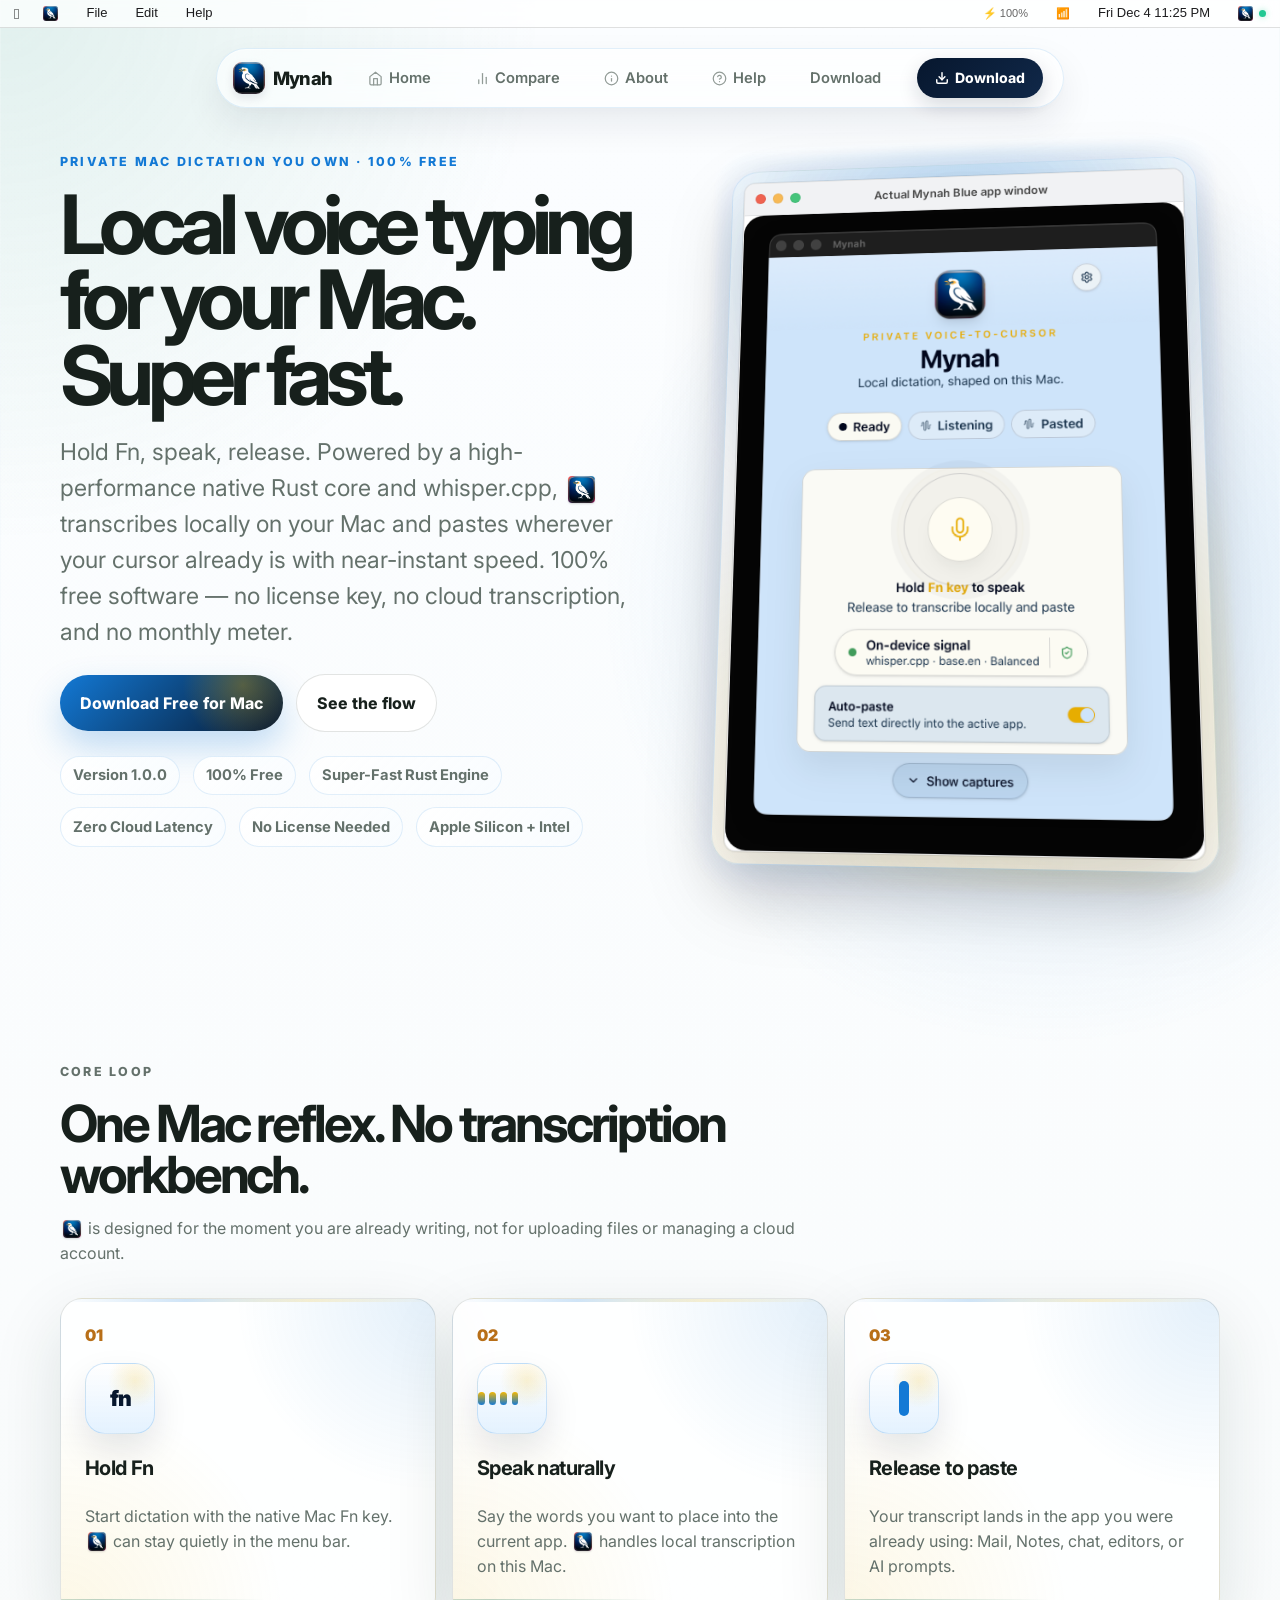
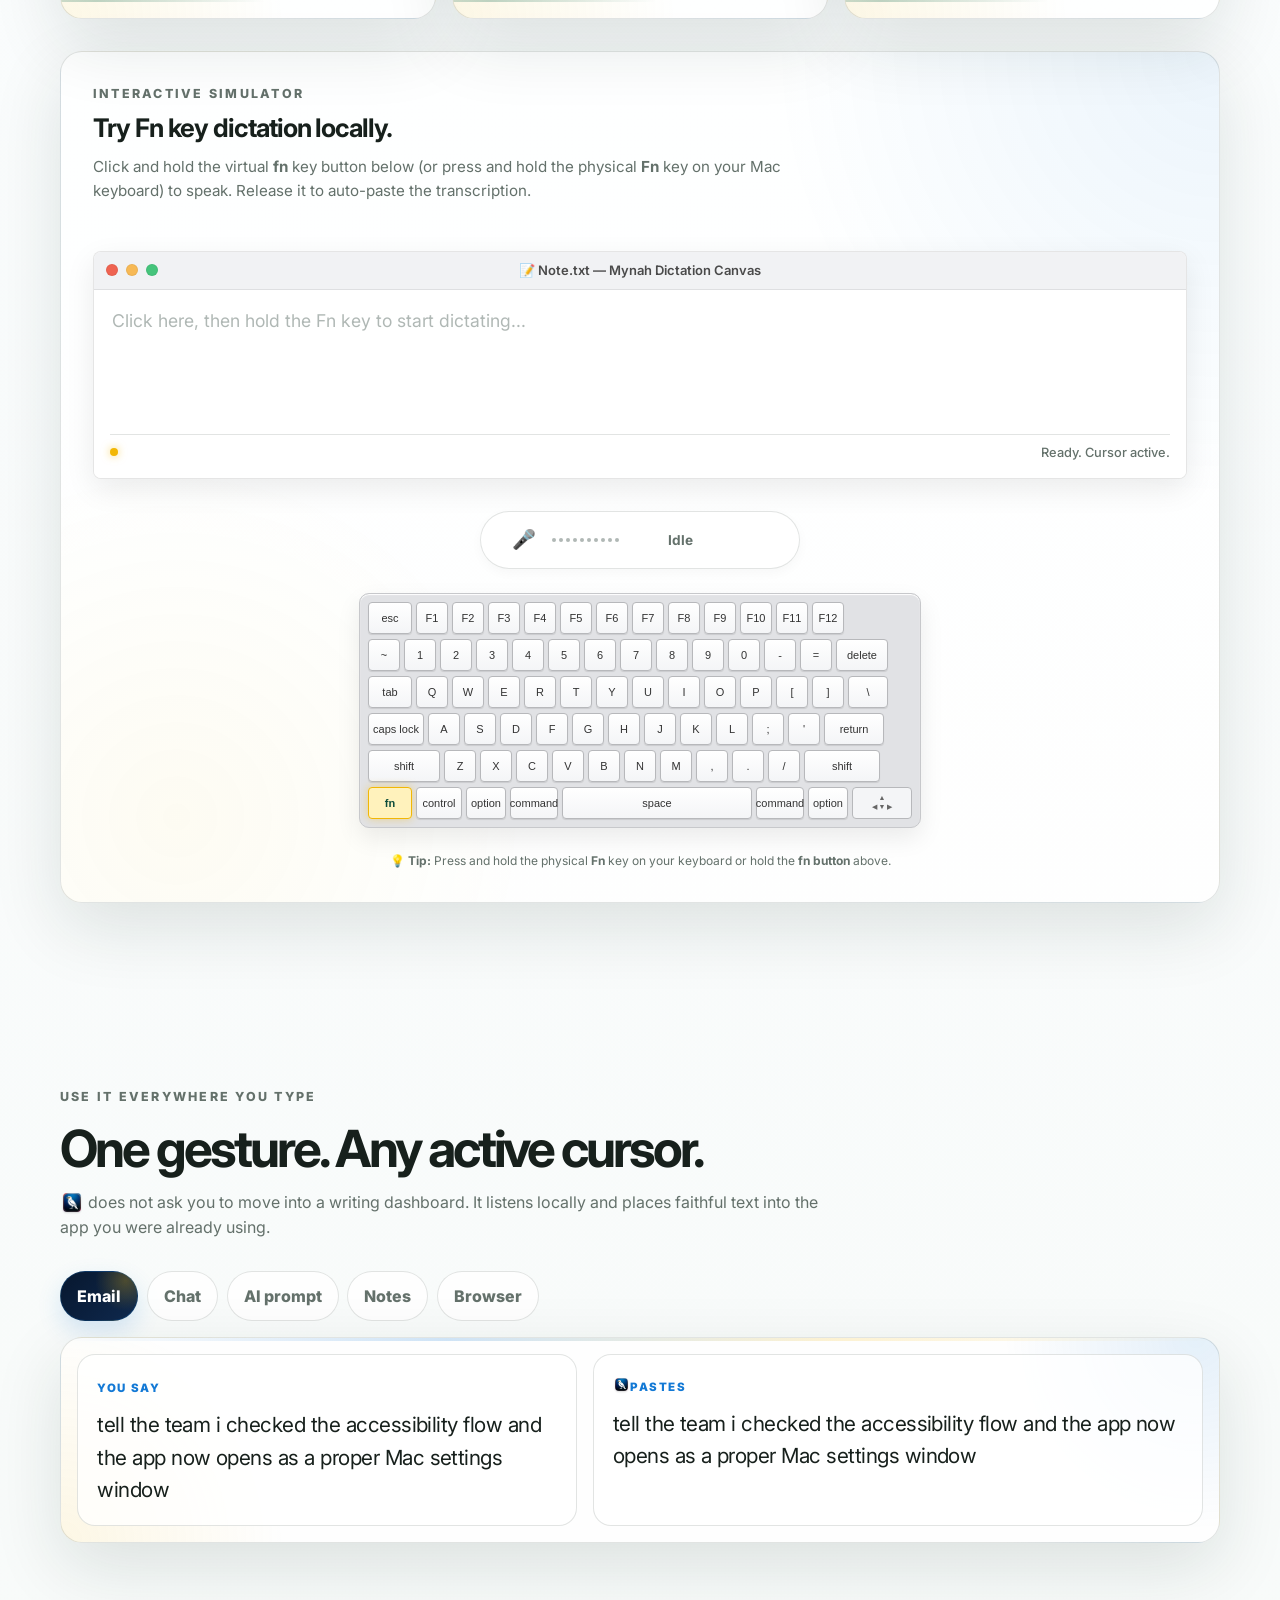
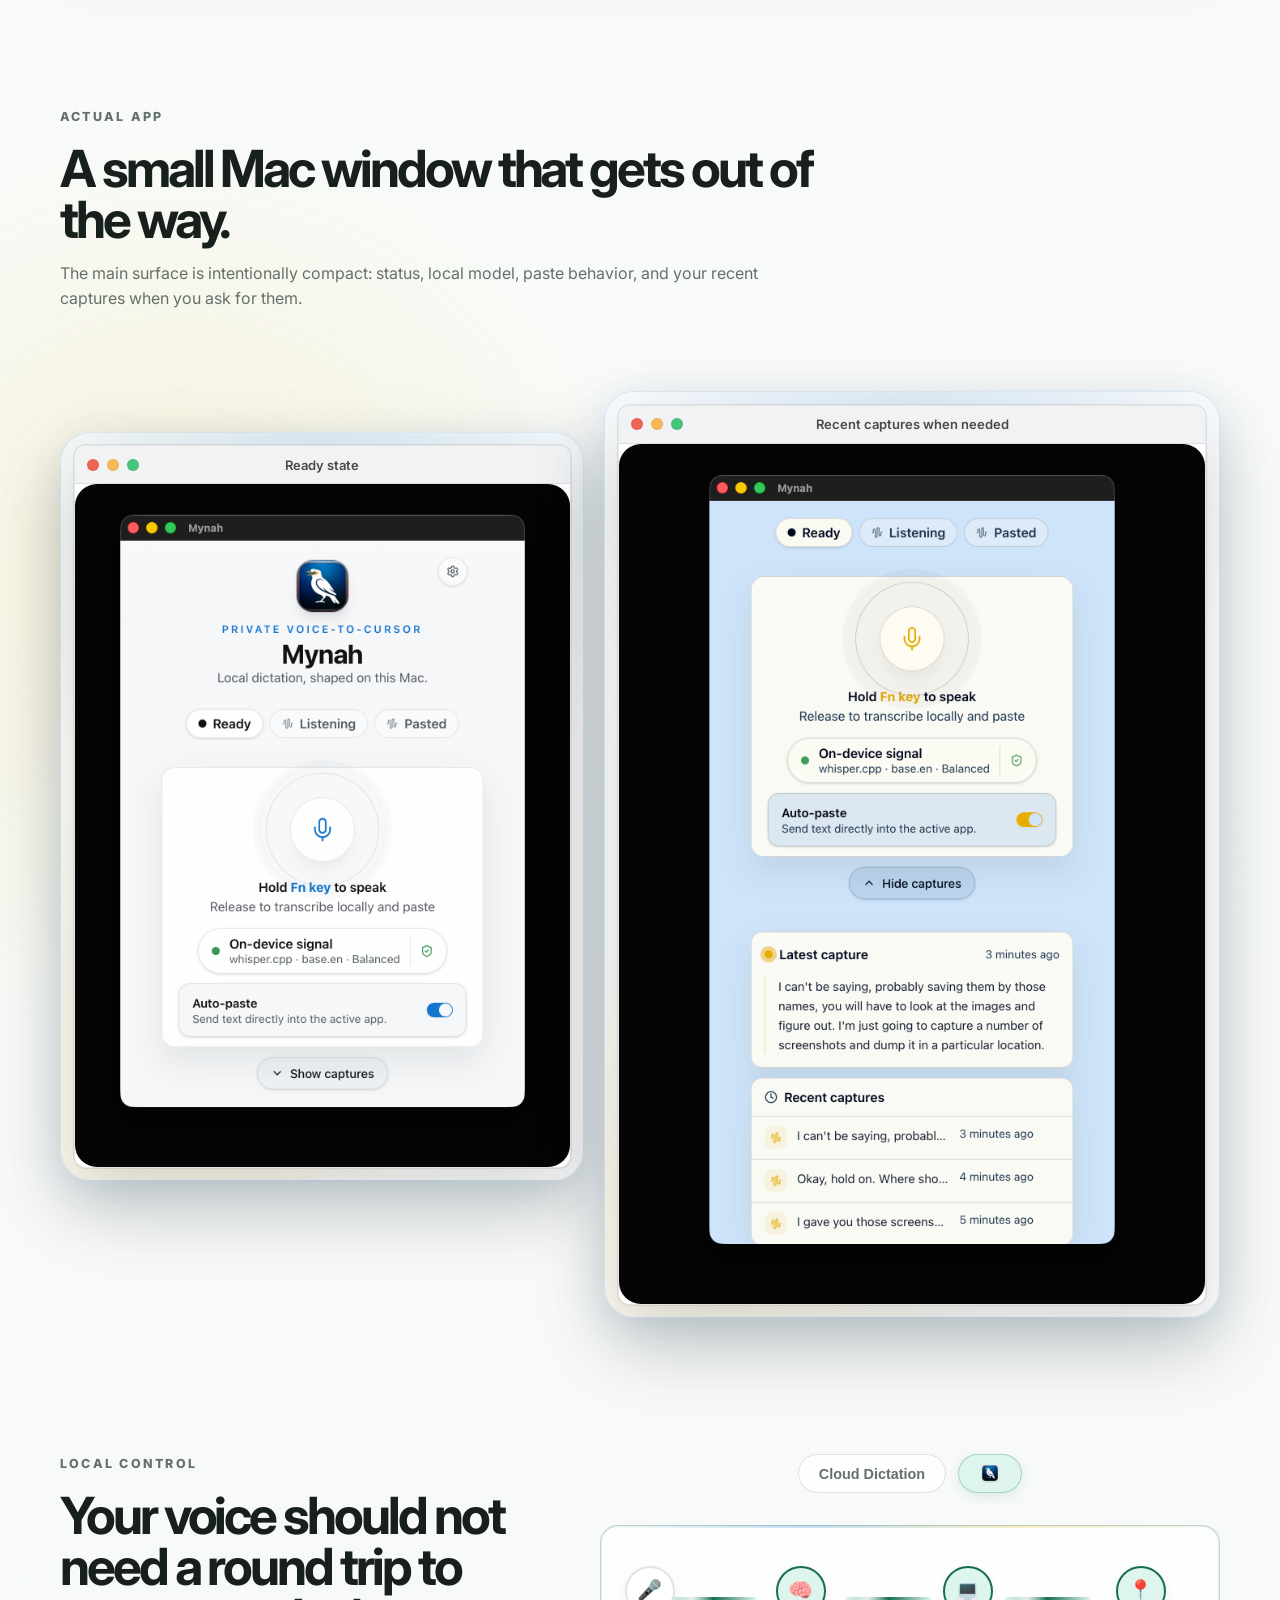
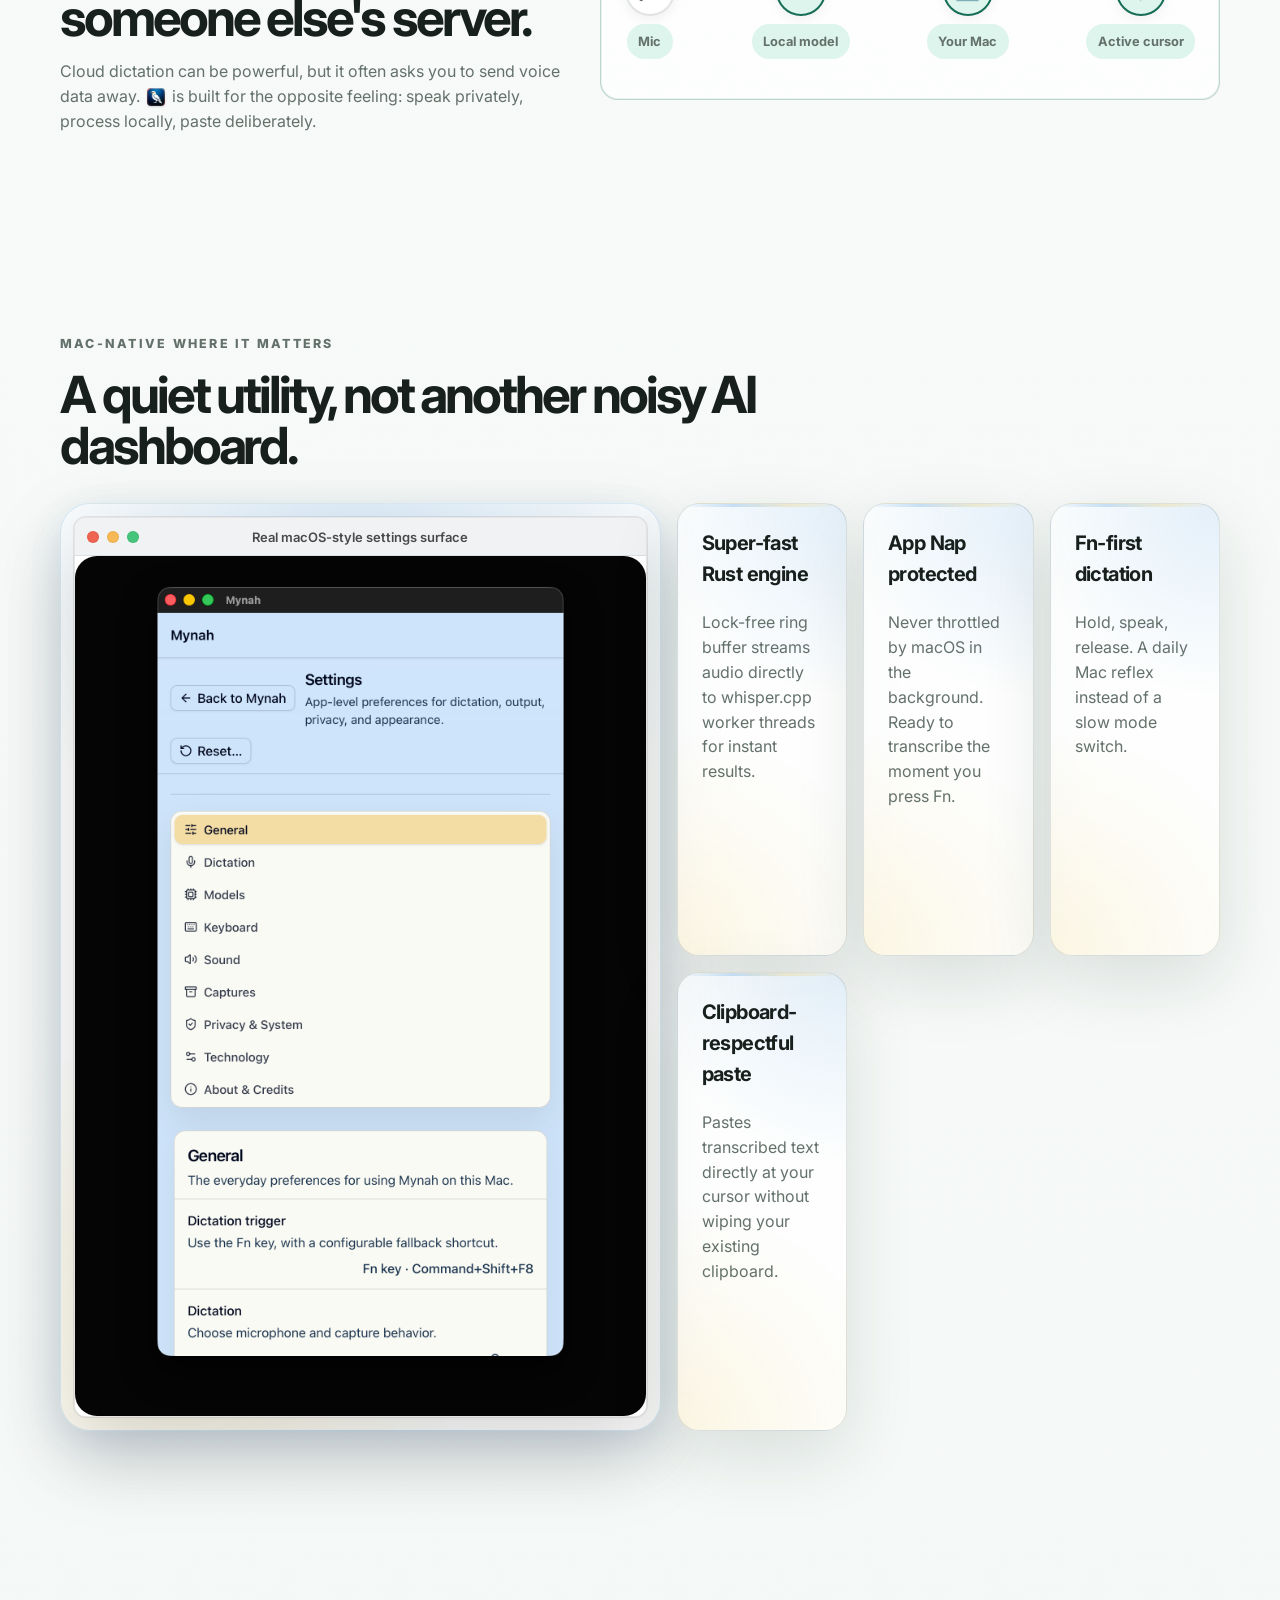
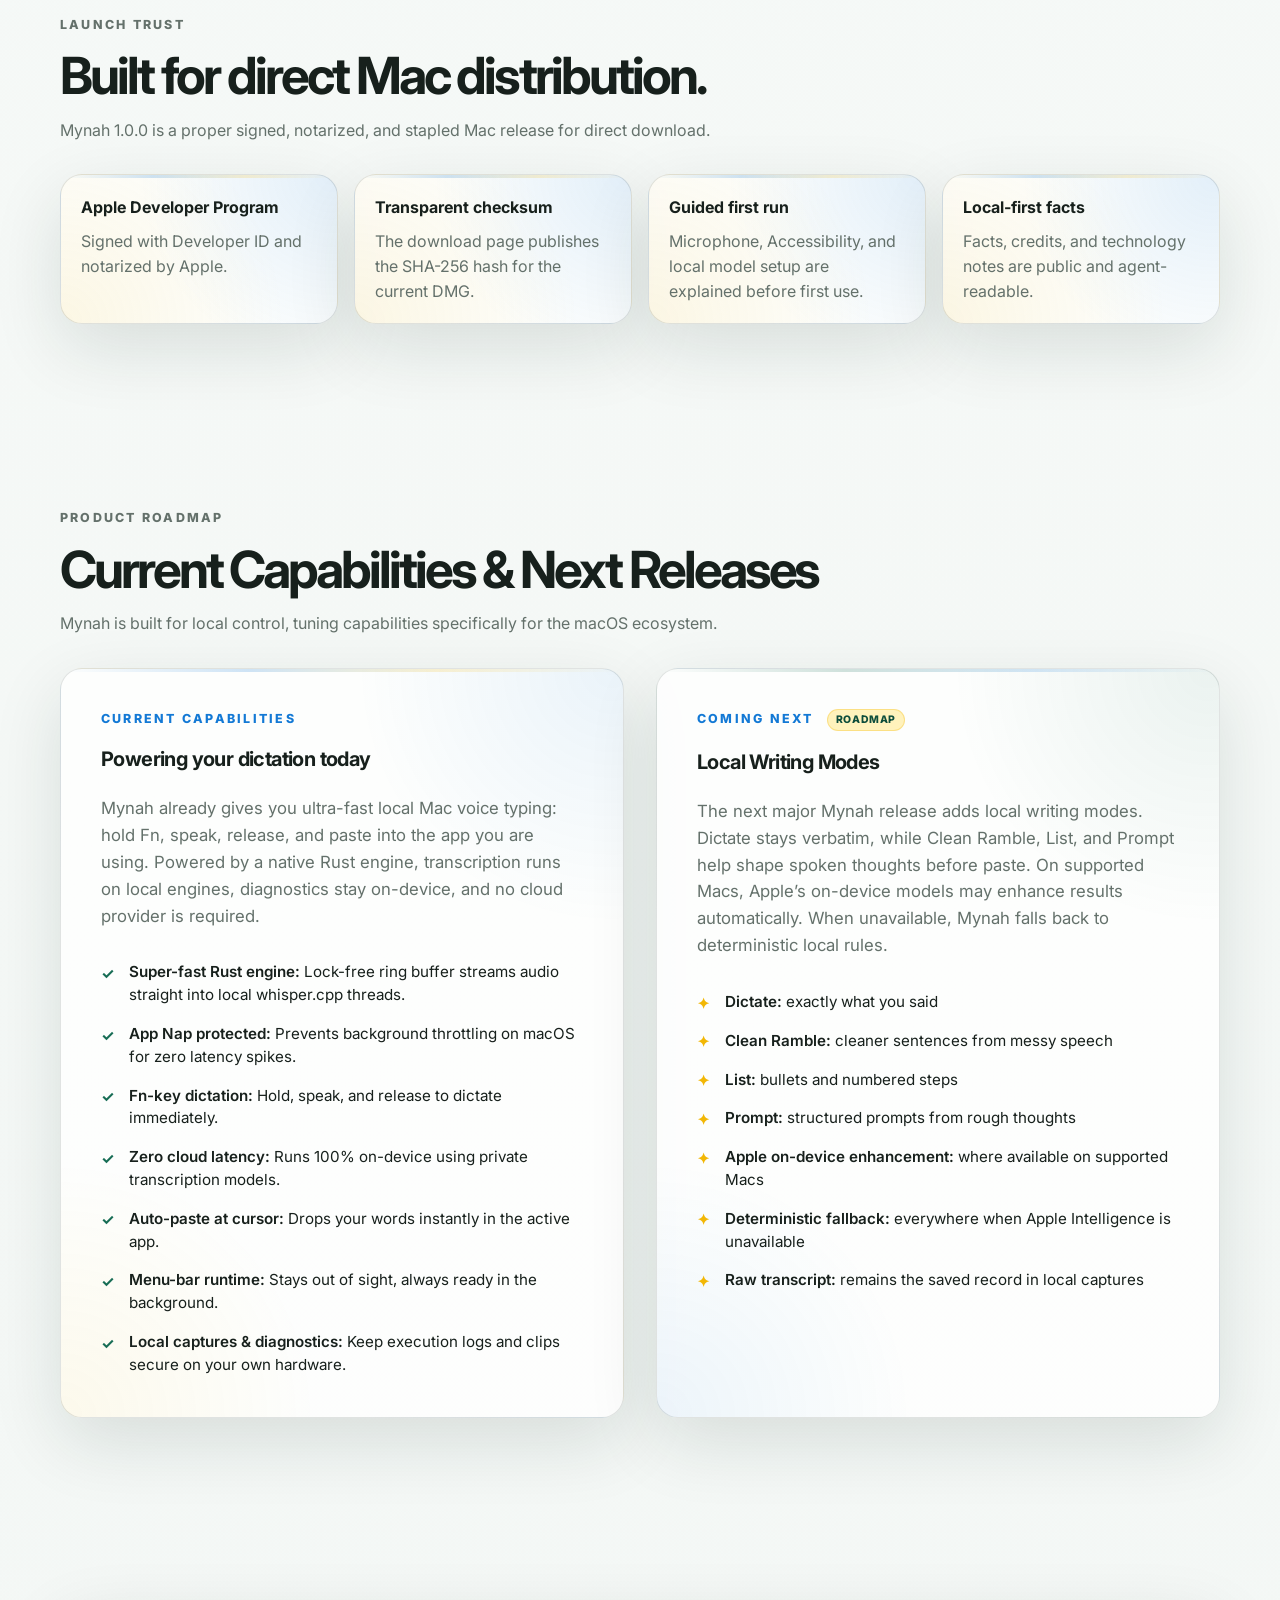
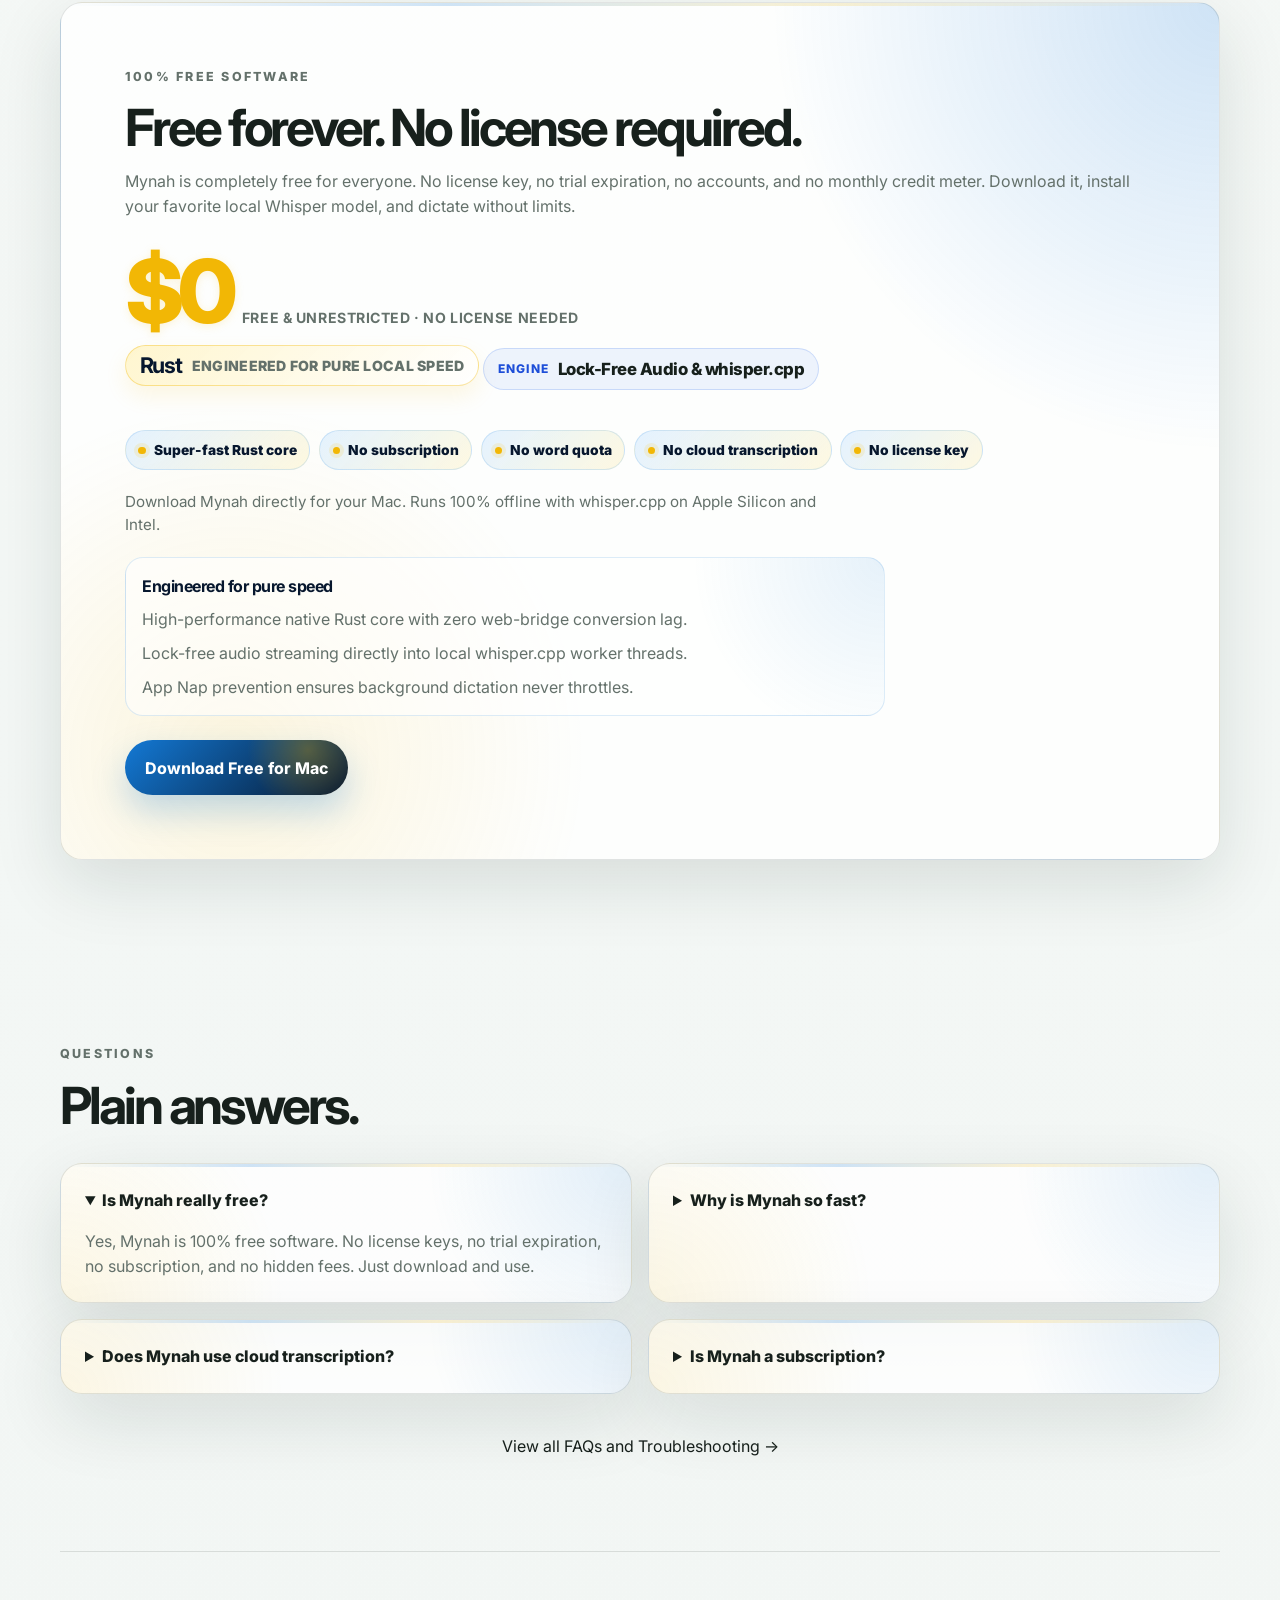
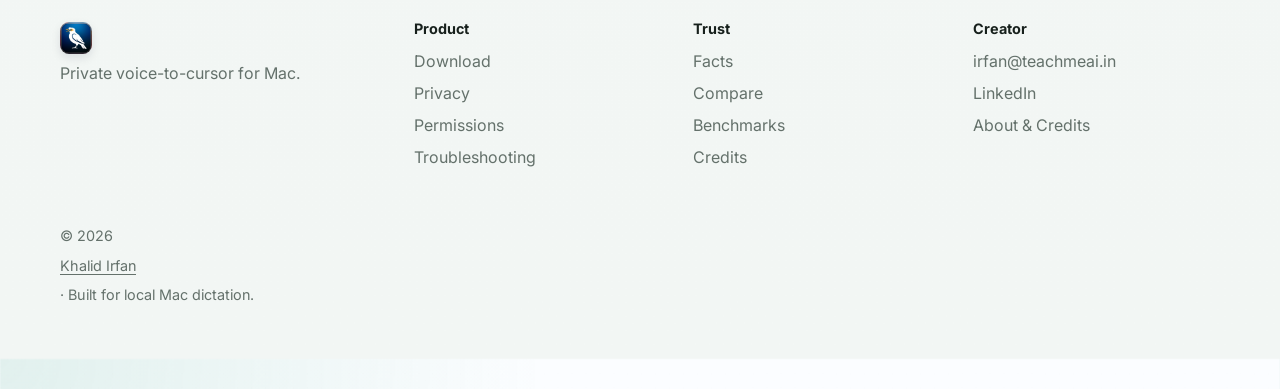
<file: index.html>
<!doctype html>
<html lang="en">
<head>
  <meta charset="utf-8" />
  <meta name="viewport" content="width=device-width, initial-scale=1" />
  <title>Mynah - Private Mac Dictation You Own</title>
  <meta name="description" content="Mynah is a private voice-to-cursor app for Mac. Hold Fn, speak, release, and paste local transcription wherever your cursor already is. No cloud transcription, no account, no subscription meter." />
  <meta name="theme-color" content="#f7faf8" />
  <link rel="canonical" href="https://mynah.site/" />
  <link rel="icon" type="image/png" href="/public/favicon.png" />
  <link rel="apple-touch-icon" href="/public/apple-touch-icon.png" />
  <link rel="preconnect" href="https://fonts.googleapis.com" />
  <link rel="preconnect" href="https://fonts.gstatic.com" crossorigin />
  <link href="https://fonts.googleapis.com/css2?family=Inter:wght@400;500;600;700;800&display=swap" rel="stylesheet" />
  <link rel="stylesheet" href="/styles.css" />
  <meta property="og:title" content="Mynah - Private Mac Dictation You Own" />
  <meta property="og:description" content="Hold Fn, speak, release. Mynah transcribes locally on your Mac and pastes at the active cursor." />
  <meta property="og:type" content="website" />
  <meta property="og:url" content="https://mynah.site/" />
  <meta property="og:image" content="https://mynah.site/public/mynah_icon_highres.png" />
  <script type="application/ld+json">
    {
      "@context": "https://schema.org",
      "@type": "SoftwareApplication",
      "name": "Mynah",
      "applicationCategory": "ProductivityApplication",
      "operatingSystem": "macOS",
      "description": "Mynah is a private voice-to-cursor app for Mac. Hold Fn, speak, release, and Mynah transcribes locally and pastes at the active cursor. 100% free with no license required.",
      "url": "https://mynah.site/",
      "downloadUrl": "https://mynah.site/download/",
      "softwareVersion": "1.0.0",
      "offers": {
        "@type": "Offer",
        "price": "0",
        "priceCurrency": "USD",
        "description": "100% Free Software. No license required, no subscription, no credit card. Download and use."
      },
      "featureList": [
        "Hold Fn to dictate",
        "100% Free - No License Required",
        "Super-Fast Native Rust Engine",
        "Lock-Free Audio Ring-Buffer",
        "App Nap Protected Background Runtime",
        "Local-first Mac dictation",
        "Instant paste at active cursor",
        "Menu-bar background runtime",
        "Clipboard behavior controls",
        "Local diagnostics"
      ]
    }
  </script>
</head>
<body>
  <a class="skip-link" href="#main">Skip to content</a>
  <header class="site-header">
    <nav class="nav-shell" aria-label="Main navigation">
      <a class="brand" href="/" aria-label="Mynah home">
        <img src="/public/mynah_icon_highres.png" alt="Mynah Logo" class="brand-mark" />
      </a>
      <div class="nav-links">
        <a href="#how">How it works</a>
        <a href="#privacy">Privacy</a>
        <a href="#free">100% Free</a>
        <a href="/compare/">Compare</a>
        <a href="/benchmarks/">Benchmarks</a>
      </div>
      <a class="nav-cta" href="/download/">Download Free</a>
    </nav>
  </header>

  <main id="main">
    <section class="hero section hero-showcase">
      <div class="hero-copy">
        <p class="eyebrow">Private Mac dictation you own · 100% Free</p>
        <h1>Local voice typing for your Mac. Super fast.</h1>
        <p class="hero-subtitle">
          Hold Fn, speak, release. Powered by a high-performance native Rust core and whisper.cpp, <img src="/public/mynah_icon_highres.png" alt="Mynah" class="inline-brand-icon" /> transcribes locally on your Mac and pastes
          wherever your cursor already is with near-instant speed. 100% free software — no license key, no cloud transcription, and no monthly meter.
        </p>
        <div class="hero-actions">
          <a class="button button-primary" href="/download/">Download Free for Mac</a>
          <a class="button button-secondary" href="#how">See the flow</a>
        </div>
        <ul class="trust-row" aria-label="Product highlights">
          <li>Version 1.0.0</li>
          <li>100% Free</li>
          <li>Super-Fast Rust Engine</li>
          <li>Zero Cloud Latency</li>
          <li>No License Needed</li>
          <li>Apple Silicon + Intel</li>
        </ul>
      </div>
      <figure class="hero-product-shot app-shot" aria-label="Mynah Blue app window">
        <img src="/public/screenshots/app-home-blue.png" alt="Mynah Blue app window showing the Fn dictation control, local model, and auto-paste setting." />
        <figcaption>Actual Mynah Blue app window</figcaption>
      </figure>
    </section>

    <section class="section flow-section" id="how">
      <div class="section-heading">
        <p class="eyebrow">Core loop</p>
        <h2>One Mac reflex. No transcription workbench.</h2>
        <p><img src="/public/mynah_icon_highres.png" alt="Mynah" class="inline-brand-icon" /> is designed for the moment you are already writing, not for uploading files or managing a cloud account.</p>
      </div>
      <div class="step-grid">
        <article class="step-card action-card action-card-fn">
          <span class="step-number">01</span>
          <div class="step-action-visual" aria-hidden="true"><span>fn</span></div>
          <h3>Hold Fn</h3>
          <p>Start dictation with the native Mac Fn key. <img src="/public/mynah_icon_highres.png" alt="Mynah" class="inline-brand-icon" /> can stay quietly in the menu bar.</p>
        </article>
        <article class="step-card action-card action-card-wave">
          <span class="step-number">02</span>
          <div class="step-action-visual step-wave" aria-hidden="true"><span></span><span></span><span></span><span></span></div>
          <h3>Speak naturally</h3>
          <p>Say the words you want to place into the current app. <img src="/public/mynah_icon_highres.png" alt="Mynah" class="inline-brand-icon" /> handles local transcription on this Mac.</p>
        </article>
        <article class="step-card action-card action-card-paste">
          <span class="step-number">03</span>
          <div class="step-action-visual step-cursor" aria-hidden="true"><span></span></div>
          <h3>Release to paste</h3>
          <p>Your transcript lands in the app you were already using: Mail, Notes, chat, editors, or AI prompts.</p>
        </article>
      </div>

      <!-- Interactive Keyboard Dictation Simulator -->
      <div class="dictation-simulator-card">
        <div class="section-heading" style="margin-bottom: 1rem;">
          <p class="eyebrow" style="margin-bottom: 0.25rem;">Interactive Simulator</p>
          <h3 style="font-size: 1.6rem; margin-bottom: 0.5rem; letter-spacing: -0.04em;">Try Fn key dictation locally.</h3>
          <p style="font-size: 0.95rem; margin-bottom: 0; color: var(--muted);">Click and hold the virtual <strong>fn</strong> key button below (or press and hold the physical <strong>Fn</strong> key on your Mac keyboard) to speak. Release it to auto-paste the transcription.</p>
        </div>

        <div class="mock-editor-window macos-window">
          <div class="window-titlebar">
            <div class="window-dots">
              <span class="dot-red" title="Close"></span>
              <span class="dot-yellow" title="Minimize"></span>
              <span class="dot-green" title="Zoom"></span>
            </div>
            <div class="window-title">📝 Note.txt — Mynah Dictation Canvas</div>
          </div>
          <div class="mock-editor-body">
            <textarea class="editor-textarea" id="mock-textarea" placeholder="Click here, then hold the Fn key to start dictating..."></textarea>
            <div class="editor-status" id="editor-status">
              <span class="editor-status-dot"></span>
              <span class="status-text-muted" id="editor-status-text">Ready. Cursor active.</span>
            </div>
          </div>
        </div>

        <div class="simulator-controls">
          <div class="sim-visualizer-box">
            <div class="sim-mic-icon" id="sim-mic-icon">🎤</div>
            <div class="sim-waveforms" id="sim-waveforms">
              <span></span><span></span><span></span><span></span><span></span><span></span><span></span><span></span><span></span><span></span>
            </div>
            <div class="sim-status" id="sim-status">Idle</div>
          </div>
          
          <div class="sim-keyboard">
            <div class="kbd-row">
              <button class="key-btn key-esc">esc</button>
              <button class="key-btn key-f">F1</button>
              <button class="key-btn key-f">F2</button>
              <button class="key-btn key-f">F3</button>
              <button class="key-btn">F4</button>
              <button class="key-btn">F5</button>
              <button class="key-btn">F6</button>
              <button class="key-btn">F7</button>
              <button class="key-btn">F8</button>
              <button class="key-btn">F9</button>
              <button class="key-btn">F10</button>
              <button class="key-btn">F11</button>
              <button class="key-btn">F12</button>
            </div>
            <div class="kbd-row">
              <button class="key-btn">~</button>
              <button class="key-btn">1</button>
              <button class="key-btn">2</button>
              <button class="key-btn">3</button>
              <button class="key-btn">4</button>
              <button class="key-btn">5</button>
              <button class="key-btn">6</button>
              <button class="key-btn">7</button>
              <button class="key-btn">8</button>
              <button class="key-btn">9</button>
              <button class="key-btn">0</button>
              <button class="key-btn">-</button>
              <button class="key-btn">=</button>
              <button class="key-btn key-delete">delete</button>
            </div>
            <div class="kbd-row">
              <button class="key-btn key-tab">tab</button>
              <button class="key-btn">Q</button>
              <button class="key-btn">W</button>
              <button class="key-btn">E</button>
              <button class="key-btn">R</button>
              <button class="key-btn">T</button>
              <button class="key-btn">Y</button>
              <button class="key-btn">U</button>
              <button class="key-btn">I</button>
              <button class="key-btn">O</button>
              <button class="key-btn">P</button>
              <button class="key-btn">[</button>
              <button class="key-btn">]</button>
              <button class="key-btn key-slash">\</button>
            </div>
            <div class="kbd-row">
              <button class="key-btn key-caps">caps lock</button>
              <button class="key-btn">A</button>
              <button class="key-btn">S</button>
              <button class="key-btn">D</button>
              <button class="key-btn">F</button>
              <button class="key-btn">G</button>
              <button class="key-btn">H</button>
              <button class="key-btn">J</button>
              <button class="key-btn">K</button>
              <button class="key-btn">L</button>
              <button class="key-btn">;</button>
              <button class="key-btn">'</button>
              <button class="key-btn key-return">return</button>
            </div>
            <div class="kbd-row">
              <button class="key-btn key-lshift">shift</button>
              <button class="key-btn">Z</button>
              <button class="key-btn">X</button>
              <button class="key-btn">C</button>
              <button class="key-btn">V</button>
              <button class="key-btn">B</button>
              <button class="key-btn">N</button>
              <button class="key-btn">M</button>
              <button class="key-btn">,</button>
              <button class="key-btn">.</button>
              <button class="key-btn">/</button>
              <button class="key-btn key-rshift">shift</button>
            </div>
            <div class="kbd-row">
              <button class="key-btn key-fn highlighted" id="virtual-fn-key" title="Click & Hold to speak">fn</button>
              <button class="key-btn key-ctrl">control</button>
              <button class="key-btn key-option">option</button>
              <button class="key-btn key-cmd">command</button>
              <button class="key-btn key-space">space</button>
              <button class="key-btn key-cmd">command</button>
              <button class="key-btn key-option">option</button>
              <button class="key-arrow-box" style="font-size:7px; display:flex; flex-direction:column; justify-content:center; align-items:center;">
                <span class="arrow-up">▲</span>
                <span class="arrow-down-left">◀ ▼ ▶</span>
              </button>
            </div>
          </div>
          <div class="simulator-help-text">
            <span>💡 <strong>Tip:</strong> Press and hold the physical <strong>Fn</strong> key on your keyboard or hold the <strong>fn button</strong> above.</span>
          </div>
        </div>
      </div>
    </section>

    <section class="section workflow-section">
      <div class="section-heading">
        <p class="eyebrow">Use it everywhere you type</p>
        <h2>One gesture. Any active cursor.</h2>
        <p><img src="/public/mynah_icon_highres.png" alt="Mynah" class="inline-brand-icon" /> does not ask you to move into a writing dashboard. It listens locally and places faithful text into the app you were already using.</p>
      </div>
      <div class="workflow-tabs" role="tablist" aria-label="Mynah workflow examples">
        <button class="workflow-tab active" type="button" data-workflow="email">Email</button>
        <button class="workflow-tab" type="button" data-workflow="chat">Chat</button>
        <button class="workflow-tab" type="button" data-workflow="prompt">AI prompt</button>
        <button class="workflow-tab" type="button" data-workflow="notes">Notes</button>
        <button class="workflow-tab" type="button" data-workflow="browser">Browser</button>
      </div>
      <div class="workflow-card" data-workflow-card>
        <div>
          <span class="demo-label">You say</span>
          <p data-workflow-raw>tell the team i checked the accessibility flow and the app now opens as a proper Mac settings window</p>
        </div>
        <div>
          <span class="demo-label"><img src="/public/mynah_icon_highres.png" alt="Mynah" class="inline-brand-icon" /> pastes</span>
          <p data-workflow-pasted>tell the team i checked the accessibility flow and the app now opens as a proper Mac settings window</p>
        </div>
      </div>
    </section>

    <section class="section screenshot-section">
      <div class="section-heading">
        <p class="eyebrow">Actual app</p>
        <h2>A small Mac window that gets out of the way.</h2>
        <p>The main surface is intentionally compact: status, local model, paste behavior, and your recent captures when you ask for them.</p>
      </div>
      <div class="screenshot-showcase screenshot-showcase-offset">
        <figure class="app-shot app-shot-primary">
          <img src="/public/screenshots/app-home-light.png" alt="Mynah main window in light theme showing the Fn dictation control." loading="lazy" />
          <figcaption>Ready state</figcaption>
        </figure>
        <figure class="app-shot app-shot-secondary">
          <img src="/public/screenshots/app-captures.png" alt="Mynah main window with the captures drawer expanded." loading="lazy" />
          <figcaption>Recent captures when needed</figcaption>
        </figure>
      </div>
    </section>

    <section class="section split-section" id="privacy">
      <div>
        <p class="eyebrow">Local control</p>
        <h2>Your voice should not need a round trip to someone else's server.</h2>
        <p>
          Cloud dictation can be powerful, but it often asks you to send voice data away.
          <img src="/public/mynah_icon_highres.png" alt="Mynah" class="inline-brand-icon" /> is built for the opposite feeling: speak privately, process locally, paste deliberately.
        </p>
      </div>
      <div class="privacy-timeline-container">
        <div class="privacy-toggle-bar" role="tablist" aria-label="Privacy path selector">
          <button class="privacy-toggle-btn" type="button" data-path="cloud" role="tab" aria-selected="false">Cloud Dictation</button>
          <button class="privacy-toggle-btn active" type="button" data-path="mynah" role="tab" aria-selected="true"><img src="/public/mynah_icon_highres.png" alt="Mynah" class="inline-brand-icon" /></button>
        </div>
        <div class="privacy-map" aria-label="Mynah privacy route" style="box-shadow: none; border: none; background: transparent; padding: 0; overflow: visible;">
          <!-- Cloud Dictation Path -->
          <div class="privacy-path privacy-path-cloud hidden" id="path-cloud">
            <div class="path-steps">
              <div class="path-step">
                <div class="step-dot">🎤</div>
                <span>Mic</span>
              </div>
              <div class="path-connector"></div>
              <div class="path-step alert-step">
                <div class="step-dot">☁️</div>
                <span>Internet</span>
              </div>
              <div class="path-connector"></div>
              <div class="path-step alert-step">
                <div class="step-dot">🖥️</div>
                <span>Remote servers</span>
              </div>
              <div class="path-connector"></div>
              <div class="path-step alert-step">
                <div class="step-dot">👤</div>
                <span>Account</span>
              </div>
              <div class="path-connector"></div>
              <div class="path-step">
                <div class="step-dot">📝</div>
                <span>Text</span>
              </div>
            </div>
          </div>
          <!-- Mynah Path -->
          <div class="privacy-path privacy-path-local" id="path-mynah">
            <div class="path-steps">
              <div class="path-step">
                <div class="step-dot">🎤</div>
                <span>Mic</span>
              </div>
              <div class="path-connector active-connector"></div>
              <div class="path-step secure-step">
                <div class="step-dot">🧠</div>
                <span>Local model</span>
              </div>
              <div class="path-connector active-connector"></div>
              <div class="path-step secure-step">
                <div class="step-dot">💻</div>
                <span>Your Mac</span>
              </div>
              <div class="path-connector active-connector"></div>
              <div class="path-step secure-step">
                <div class="step-dot">📍</div>
                <span>Active cursor</span>
              </div>
            </div>
          </div>
        </div>
      </div>
    </section>

    <section class="section">
      <div class="section-heading">
        <p class="eyebrow">Mac-native where it matters</p>
        <h2>A quiet utility, not another noisy AI dashboard.</h2>
      </div>
      <div class="mac-product-grid">
        <figure class="app-shot settings-shot">
          <img src="/public/screenshots/settings-general.png" alt="Mynah settings window showing General, Dictation, Models, Keyboard, Sound, Captures, Privacy and About sections." loading="lazy" />
          <figcaption>Real macOS-style settings surface</figcaption>
        </figure>
        <div class="feature-grid feature-grid-compact">
          <article><h3>Super-fast Rust engine</h3><p>Lock-free ring buffer streams audio directly to whisper.cpp worker threads for instant results.</p></article>
          <article><h3>App Nap protected</h3><p>Never throttled by macOS in the background. Ready to transcribe the moment you press Fn.</p></article>
          <article><h3>Fn-first dictation</h3><p>Hold, speak, release. A daily Mac reflex instead of a slow mode switch.</p></article>
          <article><h3>Clipboard-respectful paste</h3><p>Pastes transcribed text directly at your cursor without wiping your existing clipboard.</p></article>
        </div>
      </div>
    </section>



    <section class="section proof-section">
      <div class="section-heading">
        <p class="eyebrow">Launch trust</p>
        <h2>Built for direct Mac distribution.</h2>
        <p>Mynah 1.0.0 is a proper signed, notarized, and stapled Mac release for direct download.</p>
      </div>
      <div class="proof-grid">
        <article><strong>Apple Developer Program</strong><span>Signed with Developer ID and notarized by Apple.</span></article>
        <article><strong>Transparent checksum</strong><span>The download page publishes the SHA-256 hash for the current DMG.</span></article>
        <article><strong>Guided first run</strong><span>Microphone, Accessibility, and local model setup are explained before first use.</span></article>
        <article><strong>Local-first facts</strong><span>Facts, credits, and technology notes are public and agent-readable.</span></article>
      </div>
    </section>

    <section class="section capabilities-section" id="capabilities">
      <div class="section-heading">
        <p class="eyebrow">Product Roadmap</p>
        <h2>Current Capabilities &amp; Next Releases</h2>
        <p>Mynah is built for local control, tuning capabilities specifically for the macOS ecosystem.</p>
      </div>
      <div class="capabilities-grid">
        <div class="capability-col">
          <p class="eyebrow">Current Capabilities</p>
          <h3>Powering your dictation today</h3>
          <p class="capability-intro">
            Mynah already gives you ultra-fast local Mac voice typing: hold Fn, speak, release, and paste into the app you are using. Powered by a native Rust engine, transcription runs on local engines, diagnostics stay on-device, and no cloud provider is required.
          </p>
          <ul class="capability-list">
            <li><strong>Super-fast Rust engine:</strong> Lock-free ring buffer streams audio straight into local whisper.cpp threads.</li>
            <li><strong>App Nap protected:</strong> Prevents background throttling on macOS for zero latency spikes.</li>
            <li><strong>Fn-key dictation:</strong> Hold, speak, and release to dictate immediately.</li>
            <li><strong>Zero cloud latency:</strong> Runs 100% on-device using private transcription models.</li>
            <li><strong>Auto-paste at cursor:</strong> Drops your words instantly in the active app.</li>
            <li><strong>Menu-bar runtime:</strong> Stays out of sight, always ready in the background.</li>
            <li><strong>Local captures &amp; diagnostics:</strong> Keep execution logs and clips secure on your own hardware.</li>
          </ul>
        </div>
        <div class="capability-col roadmap-col">
          <p class="eyebrow">Coming Next <span class="badge-roadmap-gold">Roadmap</span></p>
          <h3>Local Writing Modes</h3>
          <p class="capability-intro">
            The next major Mynah release adds local writing modes. Dictate stays verbatim, while Clean Ramble, List, and Prompt help shape spoken thoughts before paste. On supported Macs, Apple’s on-device models may enhance results automatically. When unavailable, Mynah falls back to deterministic local rules.
          </p>
          <ul class="capability-list">
            <li><strong>Dictate:</strong> exactly what you said</li>
            <li><strong>Clean Ramble:</strong> cleaner sentences from messy speech</li>
            <li><strong>List:</strong> bullets and numbered steps</li>
            <li><strong>Prompt:</strong> structured prompts from rough thoughts</li>
            <li><strong>Apple on-device enhancement:</strong> where available on supported Macs</li>
            <li><strong>Deterministic fallback:</strong> everywhere when Apple Intelligence is unavailable</li>
            <li><strong>Raw transcript:</strong> remains the saved record in local captures</li>
          </ul>
        </div>
      </div>
    </section>

    <section class="section pricing-section" id="free">
      <div class="pricing-card">
        <p class="eyebrow">100% Free Software</p>
        <h2>Free forever. No license required.</h2>
        <p>
          Mynah is completely free for everyone. No license key, no trial expiration, no accounts, and no monthly credit meter. Download it, install your favorite local Whisper model, and dictate without limits.
        </p>
        <div class="price-primary"><span class="price-amount price-amount-gold">$0</span><span class="price-label">Free &amp; Unrestricted · No license needed</span></div>
        <div class="lifetime-price-note"><strong>Rust</strong><span>engineered for pure local speed</span></div>
        <div class="price-india"><span class="price-india-badge">Engine</span><span class="price-india-amount">Lock-Free Audio &amp; whisper.cpp</span></div>
        <div class="offer-mini-strip" aria-label="Mynah promise">
          <span>Super-fast Rust core</span>
          <span>No subscription</span>
          <span>No word quota</span>
          <span>No cloud transcription</span>
          <span>No license key</span>
        </div>
        <p class="fine-print">
          Download Mynah directly for your Mac. Runs 100% offline with whisper.cpp on Apple Silicon and Intel.
        </p>
        <div class="day-60-reasons" aria-label="Why Mynah is free">
          <strong>Engineered for pure speed</strong>
          <span>High-performance native Rust core with zero web-bridge conversion lag.</span>
          <span>Lock-free audio streaming directly into local whisper.cpp worker threads.</span>
          <span>App Nap prevention ensures background dictation never throttles.</span>
        </div>
        <a class="button button-primary" href="/download/">Download Free for Mac</a>
      </div>
    </section>

    <section class="section faq-section">
      <div class="section-heading">
        <p class="eyebrow">Questions</p>
        <h2>Plain answers.</h2>
      </div>
      <div class="faq-grid">
        <details open><summary>Is Mynah really free?</summary><p>Yes, Mynah is 100% free software. No license keys, no trial expiration, no subscription, and no hidden fees. Just download and use.</p></details>
        <details><summary>Why is Mynah so fast?</summary><p>Mynah is built with a high-performance native Rust core. Audio is streamed through lock-free ring buffers directly into whisper.cpp worker threads without web-bridge overhead, and macOS App Nap prevention guarantees background dictation never throttles.</p></details>
        <details><summary>Does Mynah use cloud transcription?</summary><p>No. The core dictation loop runs 100% locally on your Mac. Audio and transcription are processed on-device using engines like whisper.cpp. No cloud transcription or account is required.</p></details>
        <details><summary>Is Mynah a subscription?</summary><p>No. Mynah is not a subscription and requires no accounts. All features and future updates are completely free.</p></details>
      </div>
      <div style="margin-top: 2.5rem; text-align: center;">
        <a class="text-link" href="/support/permissions/">View all FAQs and Troubleshooting →</a>
      </div>
    </section>
  </main>

  <footer class="site-footer">
    <div class="footer-grid">
      <div>
        <a class="brand footer-brand" href="/"><img src="/public/mynah_icon_highres.png" alt="Mynah Logo" class="brand-mark" /></a>
        <p>Private voice-to-cursor for Mac.</p>
      </div>
      <div><h2>Product</h2><a href="/download/">Download</a><a href="/privacy/">Privacy</a><a href="/support/permissions/">Permissions</a><a href="/support/permissions/#troubleshooting">Troubleshooting</a></div>
      <div><h2>Trust</h2><a href="/facts/">Facts</a><a href="/compare/">Compare</a><a href="/benchmarks/">Benchmarks</a><a href="/credits/">Credits</a></div>
      <div><h2>Creator</h2><a href="mailto:irfan@teachmeai.in">irfan@teachmeai.in</a><a href="https://www.linkedin.com/in/irfankhalid/" target="_blank" rel="noopener noreferrer">LinkedIn</a><a href="/credits/">About &amp; Credits</a></div>
    </div>
    <p class="copyright">© 2026 <a href="https://www.linkedin.com/in/irfankhalid/" target="_blank" rel="noopener noreferrer" style="color:inherit;text-decoration:underline;text-underline-offset:3px">Khalid Irfan</a> · Built for local Mac dictation.</p>
  </footer>
  <script src="/main.js"></script>
</body>
</html>
</file>
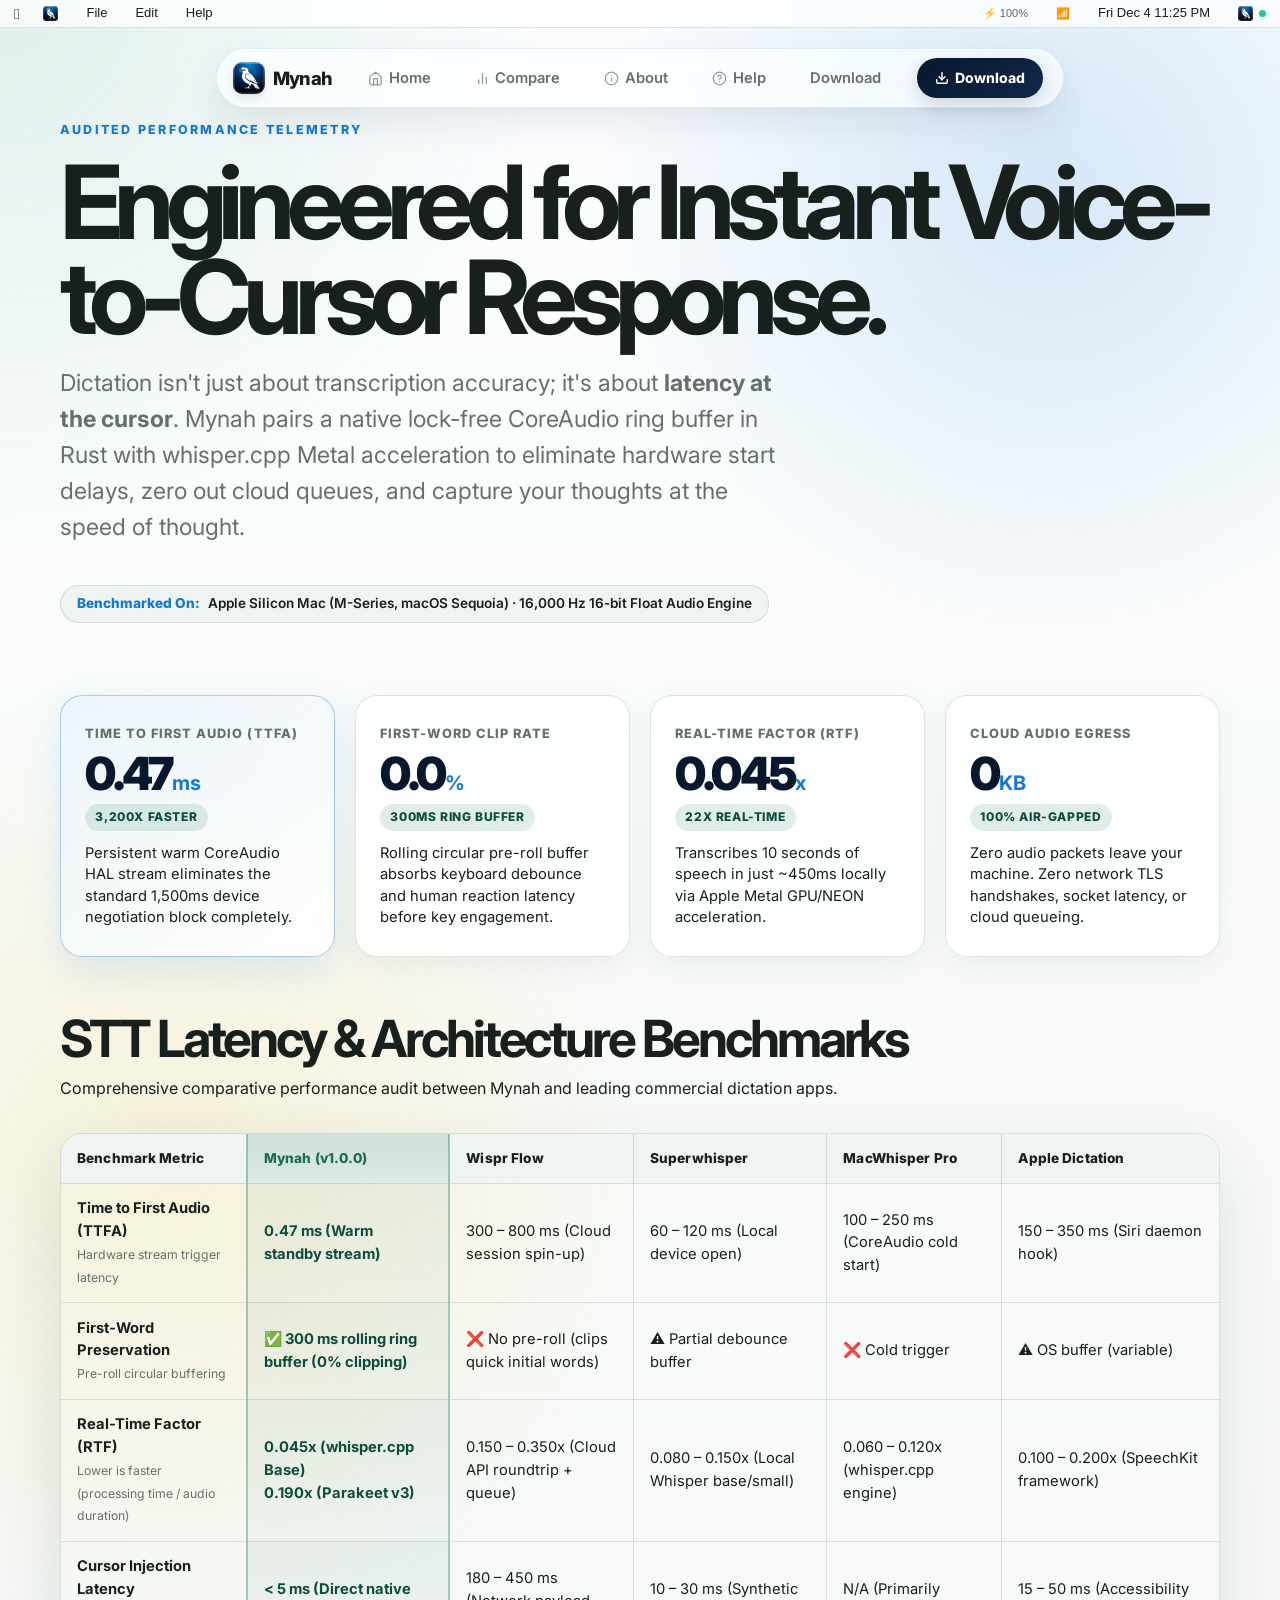
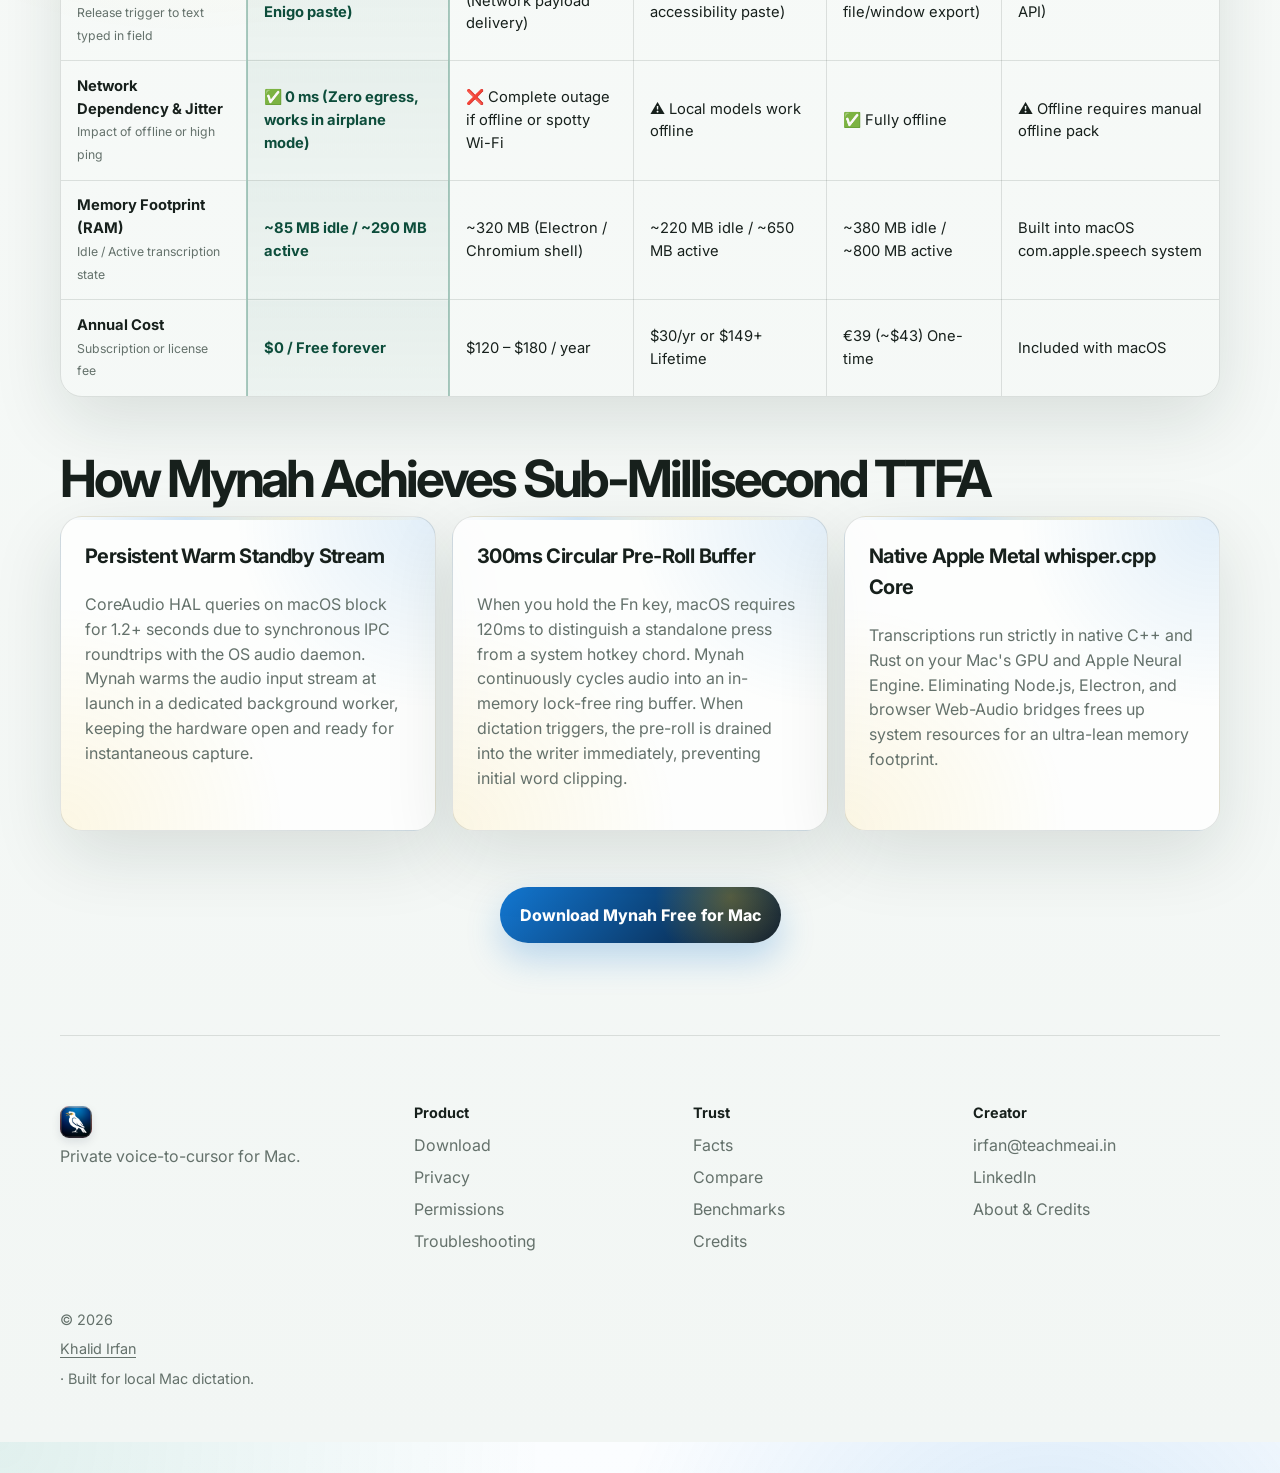
<file: benchmarks/index.html>
<!doctype html>
<html lang="en">
<head>
  <meta charset="utf-8" />
  <meta name="viewport" content="width=device-width, initial-scale=1" />
  <title>Mynah Benchmarks — Low-Latency Local Mac Speech-to-Text Performance</title>
  <meta name="description" content="Mynah benchmark results and methodology: Time to First Audio (TTFA), Real-Time Factor (RTF), memory footprint, zero cloud egress, and side-by-side comparison against Wispr Flow, Superwhisper, and MacWhisper Pro." />
  <link rel="canonical" href="https://mynah.site/benchmarks/" />
  <link rel="icon" type="image/png" href="/public/favicon.png" />
  <link rel="stylesheet" href="/styles.css" />
  <style>
    .metric-hero-grid {
      display: grid;
      grid-template-columns: repeat(auto-fit, minmax(240px, 1fr));
      gap: 1.25rem;
      margin: 2.5rem 0 3.5rem;
    }
    .metric-card {
      background: rgba(255, 255, 255, 0.85);
      border: 1px solid var(--line);
      border-radius: var(--radius);
      padding: 1.75rem 1.5rem;
      box-shadow: 0 10px 30px rgba(7, 23, 46, 0.06);
      position: relative;
      overflow: hidden;
    }
    .metric-card--highlight {
      border-color: rgba(19, 121, 213, 0.35);
      background: linear-gradient(145deg, rgba(220, 238, 255, 0.45) 0%, rgba(255, 255, 255, 0.95) 100%);
      box-shadow: 0 14px 38px rgba(19, 121, 213, 0.12);
    }
    .metric-value {
      font-size: 2.85rem;
      font-weight: 900;
      line-height: 1;
      letter-spacing: -0.05em;
      color: var(--mynah-blue-dark);
      margin: 0.5rem 0 0.4rem;
    }
    .metric-value span {
      font-size: 1.25rem;
      font-weight: 700;
      color: var(--mynah-blue);
      letter-spacing: -0.01em;
    }
    .metric-label {
      font-size: 0.8rem;
      font-weight: 800;
      text-transform: uppercase;
      letter-spacing: 0.08em;
      color: var(--muted);
      margin: 0;
    }
    .metric-desc {
      font-size: 0.92rem;
      color: var(--ink);
      margin: 0.75rem 0 0;
      line-height: 1.45;
    }
    .bench-tag {
      display: inline-block;
      padding: 0.25rem 0.65rem;
      background: rgba(23, 109, 85, 0.12);
      color: var(--brand-dark);
      border-radius: 999px;
      font-size: 0.75rem;
      font-weight: 800;
      text-transform: uppercase;
      letter-spacing: 0.05em;
    }
    .bench-section-title {
      margin-top: 3.5rem;
      margin-bottom: 0.75rem;
    }
    .hardware-badge {
      display: inline-flex;
      align-items: center;
      gap: 0.5rem;
      background: var(--surface-2);
      border: 1px solid var(--line);
      border-radius: 999px;
      padding: 0.45rem 1rem;
      font-size: 0.85rem;
      font-weight: 600;
      color: var(--ink);
      margin: 1rem 0 2rem;
    }
    .hardware-badge span {
      color: var(--mynah-blue);
      font-weight: 800;
    }
  </style>
</head>
<body>
  <header class="site-header">
    <nav class="nav-shell">
      <a class="brand" href="/"><img src="/public/mynah_icon_highres.png" alt="Mynah Logo" class="brand-mark" /></a>
      <div class="nav-links">
        <a href="/">Home</a>
        <a href="/compare/">Compare</a>
        <a href="/benchmarks/" class="active-nav-link">Benchmarks</a>
        <a href="/privacy/">Privacy</a>
      </div>
      <a class="nav-cta" href="/download/">Download Free</a>
    </nav>
  </header>

  <main class="section">
    <p class="eyebrow">Audited Performance Telemetry</p>
    <h1>Engineered for Instant Voice-to-Cursor Response.</h1>
    <p class="hero-subtitle">
      Dictation isn't just about transcription accuracy; it's about <strong>latency at the cursor</strong>.
      Mynah pairs a native lock-free CoreAudio ring buffer in Rust with whisper.cpp Metal acceleration to eliminate hardware start delays, zero out cloud queues, and capture your thoughts at the speed of thought.
    </p>

    <div class="hardware-badge">
      <span>Benchmarked On:</span> Apple Silicon Mac (M-Series, macOS Sequoia) · 16,000 Hz 16-bit Float Audio Engine
    </div>

    <!-- Key Metrics Highlight Grid -->
    <div class="metric-hero-grid">
      <div class="metric-card metric-card--highlight">
        <p class="metric-label">Time To First Audio (TTFA)</p>
        <div class="metric-value">0.47<span>ms</span></div>
        <span class="bench-tag">3,200x Faster</span>
        <p class="metric-desc">Persistent warm CoreAudio HAL stream eliminates the standard 1,500ms device negotiation block completely.</p>
      </div>

      <div class="metric-card">
        <p class="metric-label">First-Word Clip Rate</p>
        <div class="metric-value">0.0<span>%</span></div>
        <span class="bench-tag">300ms Ring Buffer</span>
        <p class="metric-desc">Rolling circular pre-roll buffer absorbs keyboard debounce and human reaction latency before key engagement.</p>
      </div>

      <div class="metric-card">
        <p class="metric-label">Real-Time Factor (RTF)</p>
        <div class="metric-value">0.045<span>x</span></div>
        <span class="bench-tag">22x Real-Time</span>
        <p class="metric-desc">Transcribes 10 seconds of speech in just ~450ms locally via Apple Metal GPU/NEON acceleration.</p>
      </div>

      <div class="metric-card">
        <p class="metric-label">Cloud Audio Egress</p>
        <div class="metric-value">0<span>KB</span></div>
        <span class="bench-tag">100% Air-Gapped</span>
        <p class="metric-desc">Zero audio packets leave your machine. Zero network TLS handshakes, socket latency, or cloud queueing.</p>
      </div>
    </div>

    <!-- Comparative Table -->
    <h2 class="bench-section-title">STT Latency &amp; Architecture Benchmarks</h2>
    <p>Comprehensive comparative performance audit between Mynah and leading commercial dictation apps.</p>

    <div class="decision-table-wrap">
      <table class="decision-table" role="table" aria-label="Speech-to-text benchmark metrics comparison">
        <thead>
          <tr>
            <th>Benchmark Metric</th>
            <th class="mynah-column">Mynah (v1.0.0)</th>
            <th>Wispr Flow</th>
            <th>Superwhisper</th>
            <th>MacWhisper Pro</th>
            <th>Apple Dictation</th>
          </tr>
        </thead>
        <tbody>
          <tr>
            <td><strong>Time to First Audio (TTFA)</strong><br/><small style="color:var(--muted)">Hardware stream trigger latency</small></td>
            <td class="mynah-column"><strong>0.47 ms</strong> (Warm standby stream)</td>
            <td>300 – 800 ms (Cloud session spin-up)</td>
            <td>60 – 120 ms (Local device open)</td>
            <td>100 – 250 ms (CoreAudio cold start)</td>
            <td>150 – 350 ms (Siri daemon hook)</td>
          </tr>
          <tr>
            <td><strong>First-Word Preservation</strong><br/><small style="color:var(--muted)">Pre-roll circular buffering</small></td>
            <td class="mynah-column">✅ <strong>300 ms rolling ring buffer</strong> (0% clipping)</td>
            <td>❌ No pre-roll (clips quick initial words)</td>
            <td>⚠️ Partial debounce buffer</td>
            <td>❌ Cold trigger</td>
            <td>⚠️ OS buffer (variable)</td>
          </tr>
          <tr>
            <td><strong>Real-Time Factor (RTF)</strong><br/><small style="color:var(--muted)">Lower is faster (processing time / audio duration)</small></td>
            <td class="mynah-column"><strong>0.045x</strong> (whisper.cpp Base)<br/><strong>0.190x</strong> (Parakeet v3)</td>
            <td>0.150 – 0.350x (Cloud API roundtrip + queue)</td>
            <td>0.080 – 0.150x (Local Whisper base/small)</td>
            <td>0.060 – 0.120x (whisper.cpp engine)</td>
            <td>0.100 – 0.200x (SpeechKit framework)</td>
          </tr>
          <tr>
            <td><strong>Cursor Injection Latency</strong><br/><small style="color:var(--muted)">Release trigger to text typed in field</small></td>
            <td class="mynah-column"><strong>&lt; 5 ms</strong> (Direct native Enigo paste)</td>
            <td>180 – 450 ms (Network payload delivery)</td>
            <td>10 – 30 ms (Synthetic accessibility paste)</td>
            <td>N/A (Primarily file/window export)</td>
            <td>15 – 50 ms (Accessibility API)</td>
          </tr>
          <tr>
            <td><strong>Network Dependency &amp; Jitter</strong><br/><small style="color:var(--muted)">Impact of offline or high ping</small></td>
            <td class="mynah-column">✅ <strong>0 ms</strong> (Zero egress, works in airplane mode)</td>
            <td>❌ Complete outage if offline or spotty Wi-Fi</td>
            <td>⚠️ Local models work offline</td>
            <td>✅ Fully offline</td>
            <td>⚠️ Offline requires manual offline pack</td>
          </tr>
          <tr>
            <td><strong>Memory Footprint (RAM)</strong><br/><small style="color:var(--muted)">Idle / Active transcription state</small></td>
            <td class="mynah-column"><strong>~85 MB</strong> idle / <strong>~290 MB</strong> active</td>
            <td>~320 MB (Electron / Chromium shell)</td>
            <td>~220 MB idle / ~650 MB active</td>
            <td>~380 MB idle / ~800 MB active</td>
            <td>Built into macOS com.apple.speech system</td>
          </tr>
          <tr>
            <td><strong>Annual Cost</strong><br/><small style="color:var(--muted)">Subscription or license fee</small></td>
            <td class="mynah-column"><strong>$0 / Free forever</strong></td>
            <td>$120 – $180 / year</td>
            <td>$30/yr or $149+ Lifetime</td>
            <td>€39 (~$43) One-time</td>
            <td>Included with macOS</td>
          </tr>
        </tbody>
      </table>
    </div>

    <!-- Architectural Deep Dive -->
    <h2 class="bench-section-title">How Mynah Achieves Sub-Millisecond TTFA</h2>
    <div class="feature-grid">
      <article>
        <h3>Persistent Warm Standby Stream</h3>
        <p>CoreAudio HAL queries on macOS block for 1.2+ seconds due to synchronous IPC roundtrips with the OS audio daemon. Mynah warms the audio input stream at launch in a dedicated background worker, keeping the hardware open and ready for instantaneous capture.</p>
      </article>
      <article>
        <h3>300ms Circular Pre-Roll Buffer</h3>
        <p>When you hold the Fn key, macOS requires 120ms to distinguish a standalone press from a system hotkey chord. Mynah continuously cycles audio into an in-memory lock-free ring buffer. When dictation triggers, the pre-roll is drained into the writer immediately, preventing initial word clipping.</p>
      </article>
      <article>
        <h3>Native Apple Metal whisper.cpp Core</h3>
        <p>Transcriptions run strictly in native C++ and Rust on your Mac's GPU and Apple Neural Engine. Eliminating Node.js, Electron, and browser Web-Audio bridges frees up system resources for an ultra-lean memory footprint.</p>
      </article>
    </div>

    <div style="margin-top: 3.5rem; text-align: center;">
      <a class="button button-primary" href="/download/">Download Mynah Free for Mac</a>
    </div>
  </main>

  <footer class="site-footer">
    <div class="footer-grid">
      <div>
        <a class="brand footer-brand" href="/"><img src="/public/mynah_icon_highres.png" alt="Mynah Logo" class="brand-mark" /></a>
        <p>Private voice-to-cursor for Mac.</p>
      </div>
      <div>
        <h2>Product</h2>
        <a href="/download/">Download</a>
        <a href="/privacy/">Privacy</a>
        <a href="/support/permissions/">Permissions</a>
        <a href="/support/permissions/#troubleshooting">Troubleshooting</a>
      </div>
      <div>
        <h2>Trust</h2>
        <a href="/facts/">Facts</a>
        <a href="/compare/">Compare</a>
        <a href="/benchmarks/">Benchmarks</a>
        <a href="/credits/">Credits</a>
      </div>
      <div>
        <h2>Creator</h2>
        <a href="mailto:irfan@teachmeai.in">irfan@teachmeai.in</a>
        <a href="https://www.linkedin.com/in/irfankhalid/" target="_blank" rel="noopener noreferrer">LinkedIn</a>
        <a href="/credits/">About &amp; Credits</a>
      </div>
    </div>
    <p class="copyright">© 2026 <a href="https://www.linkedin.com/in/irfankhalid/" target="_blank" rel="noopener noreferrer" style="color:inherit;text-decoration:underline;text-underline-offset:3px">Khalid Irfan</a> · Built for local Mac dictation.</p>
  </footer>
  <script src="/main.js"></script>
</body>
</html>
</file>
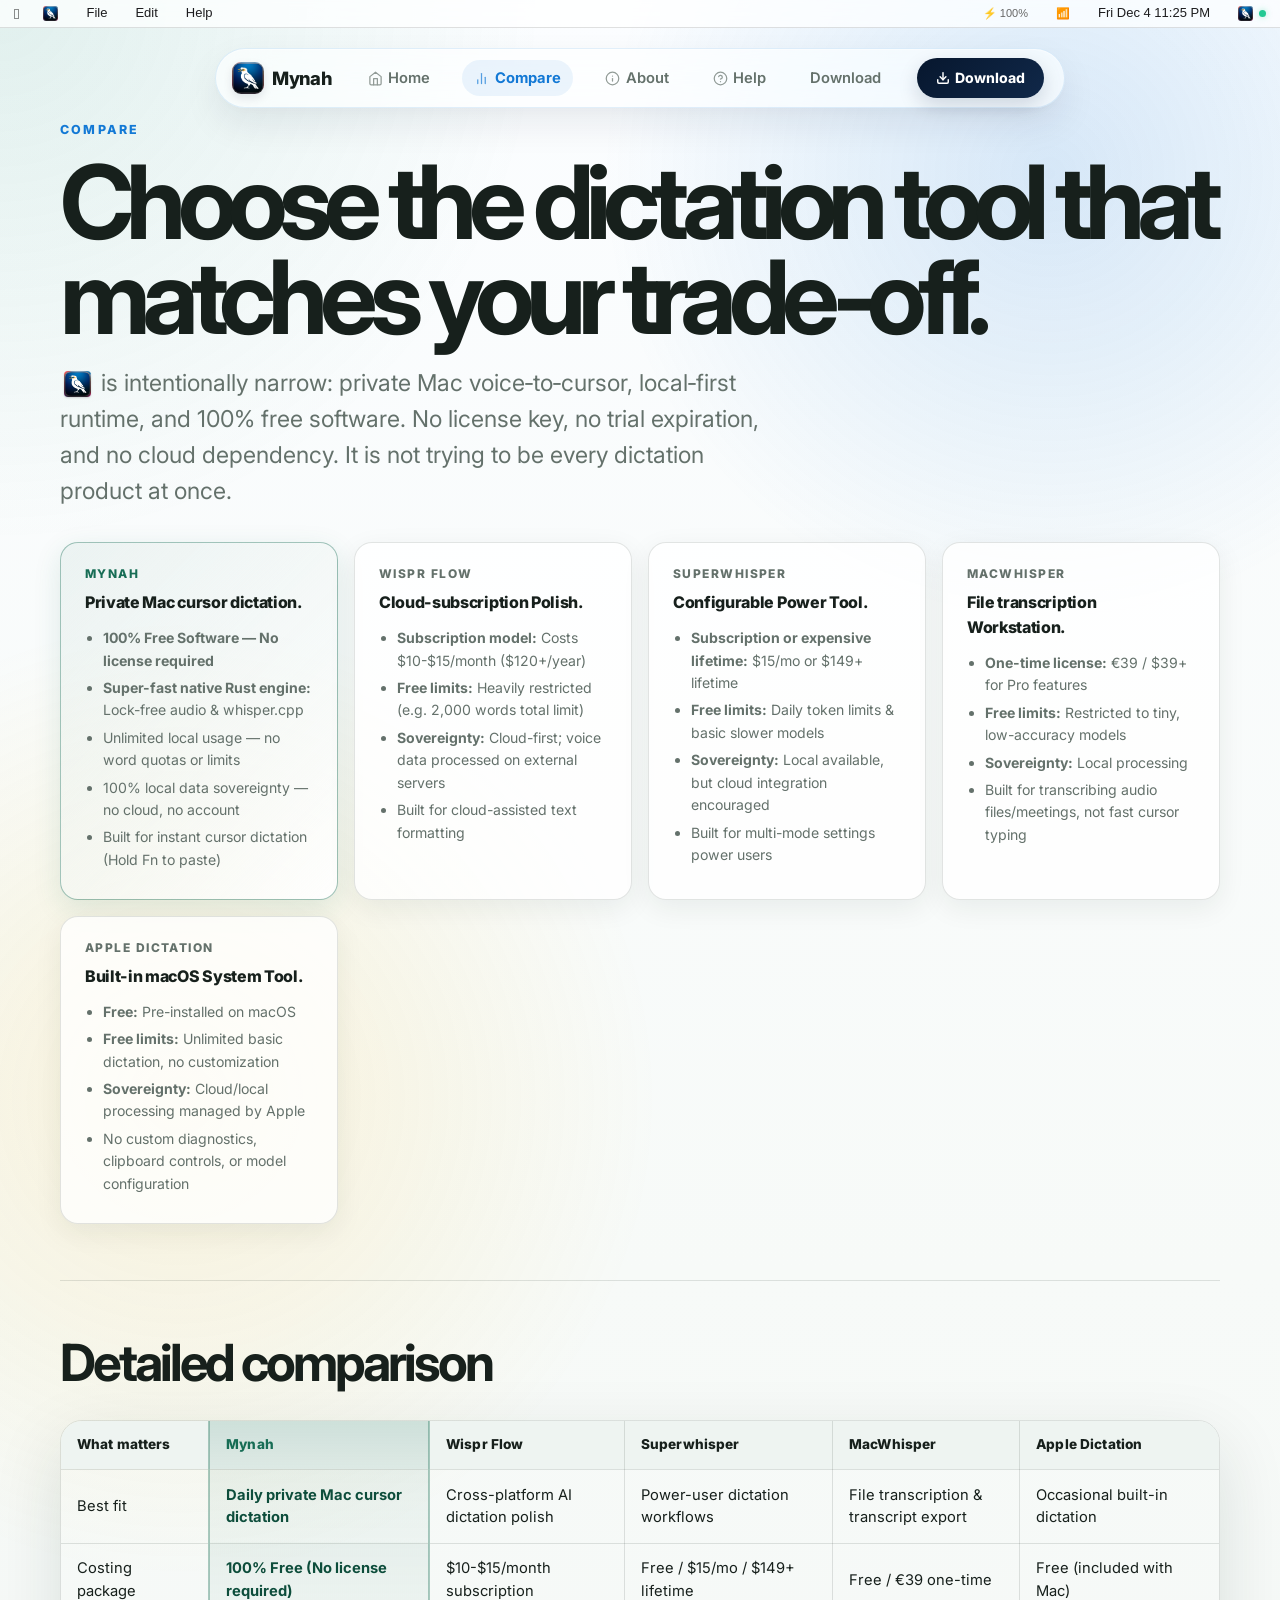
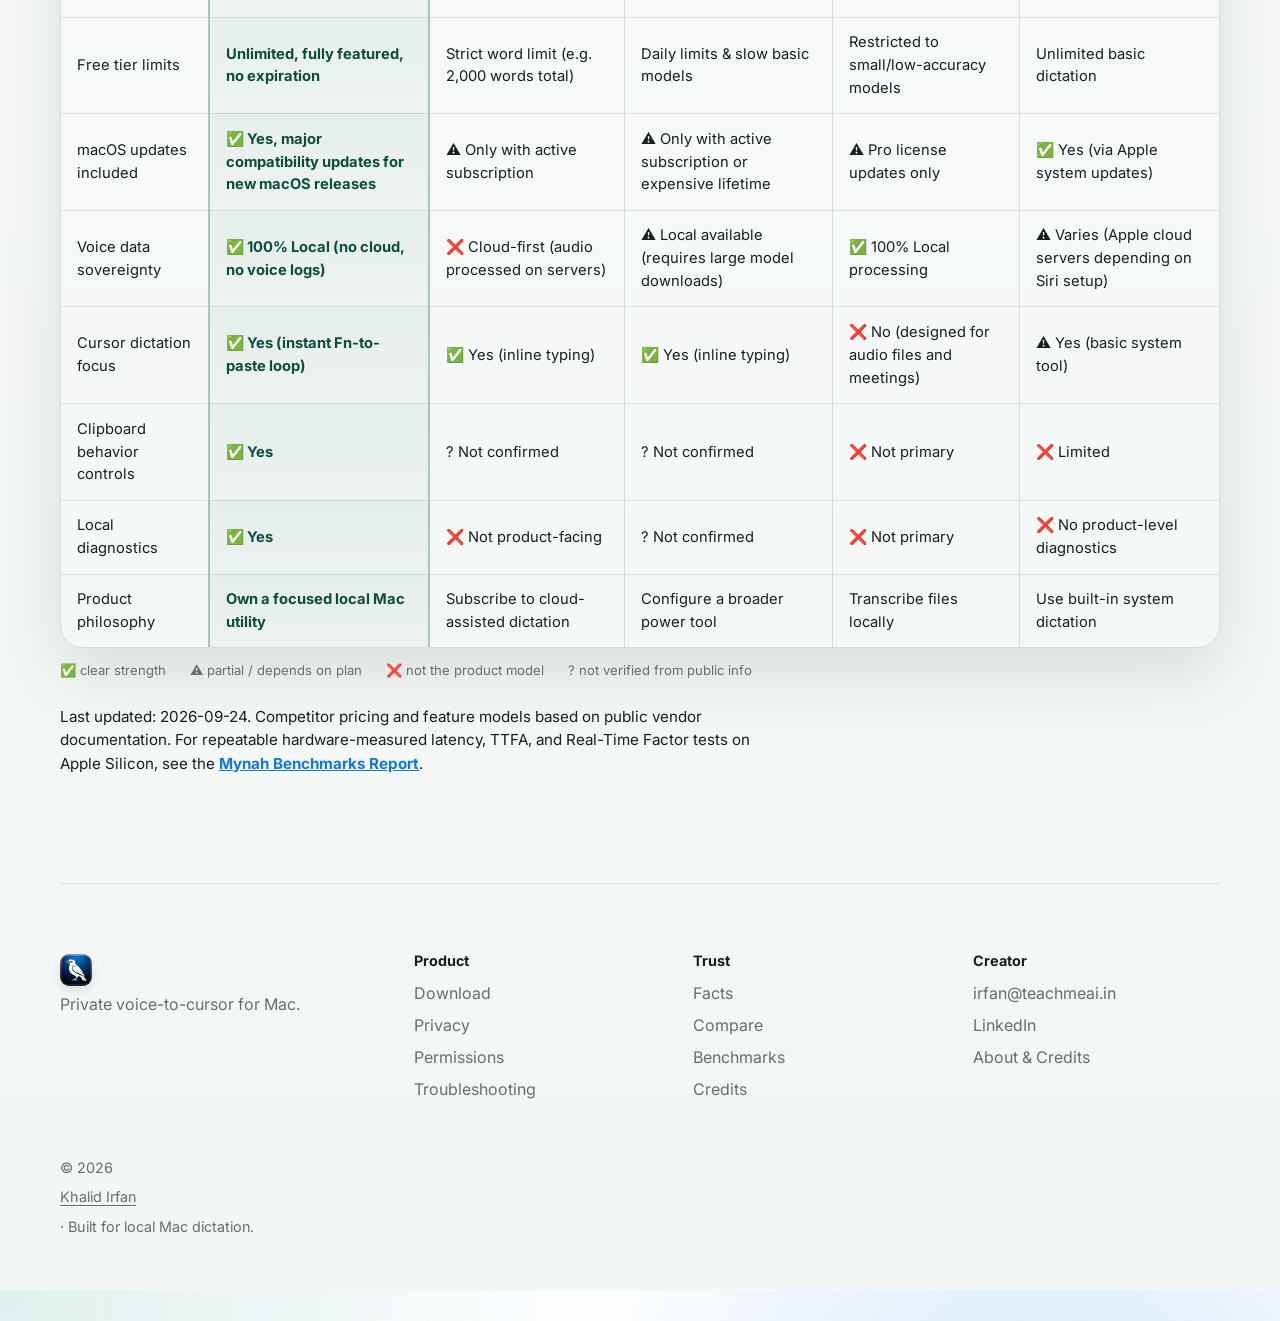
<file: compare/index.html>
<!doctype html>
<html lang="en">
<head>
  <meta charset="utf-8" />
  <meta name="viewport" content="width=device-width, initial-scale=1" />
  <title>Mynah vs Wispr Flow, Superwhisper, MacWhisper — Compare Mac Dictation Apps</title>
  <meta name="description" content="Compare Mynah with Wispr Flow, Superwhisper, MacWhisper, and Apple Dictation. 100% free software, no license required, local-first, no subscription, no cloud required." />
  <link rel="canonical" href="https://mynah.site/compare/" />
  <link rel="icon" type="image/png" href="/public/favicon.png" />
  <link rel="stylesheet" href="/styles.css" />
</head>
<body>
  <header class="site-header"><nav class="nav-shell"><a class="brand" href="/"><img src="/public/mynah_icon_highres.png" alt="Mynah Logo" class="brand-mark" /></a><a class="nav-cta" href="/download/">Download</a></nav></header>
  <main class="section">

    <p class="eyebrow">Compare</p>
    <h1>Choose the dictation tool that matches your trade&#8209;off.</h1>
    <p class="hero-subtitle"><img src="/public/mynah_icon_highres.png" alt="Mynah" class="inline-brand-icon" /> is intentionally narrow: private Mac voice&#8209;to&#8209;cursor, local&#8209;first runtime, and 100% free software. No license key, no trial expiration, and no cloud dependency. It is not trying to be every dictation product at once.</p>

    <div class="competitor-card-grid">
      <div class="competitor-card competitor-card--mynah">
        <p class="competitor-card-label">Mynah</p>
        <p class="competitor-card-title">Private Mac cursor dictation.</p>
        <ul>
          <li><strong>100% Free Software — No license required</strong></li>
          <li><strong>Super-fast native Rust engine:</strong> Lock-free audio &amp; whisper.cpp</li>
          <li>Unlimited local usage — no word quotas or limits</li>
          <li>100% local data sovereignty — no cloud, no account</li>
          <li>Built for instant cursor dictation (Hold Fn to paste)</li>
        </ul>
      </div>
      <div class="competitor-card">
        <p class="competitor-card-label">Wispr Flow</p>
        <p class="competitor-card-title">Cloud-subscription Polish.</p>
        <ul>
          <li><strong>Subscription model:</strong> Costs $10-$15/month ($120+/year)</li>
          <li><strong>Free limits:</strong> Heavily restricted (e.g. 2,000 words total limit)</li>
          <li><strong>Sovereignty:</strong> Cloud-first; voice data processed on external servers</li>
          <li>Built for cloud-assisted text formatting</li>
        </ul>
      </div>
      <div class="competitor-card">
        <p class="competitor-card-label">Superwhisper</p>
        <p class="competitor-card-title">Configurable Power Tool.</p>
        <ul>
          <li><strong>Subscription or expensive lifetime:</strong> $15/mo or $149+ lifetime</li>
          <li><strong>Free limits:</strong> Daily token limits & basic slower models</li>
          <li><strong>Sovereignty:</strong> Local available, but cloud integration encouraged</li>
          <li>Built for multi-mode settings power users</li>
        </ul>
      </div>
      <div class="competitor-card">
        <p class="competitor-card-label">MacWhisper</p>
        <p class="competitor-card-title">File transcription Workstation.</p>
        <ul>
          <li><strong>One-time license:</strong> €39 / $39+ for Pro features</li>
          <li><strong>Free limits:</strong> Restricted to tiny, low-accuracy models</li>
          <li><strong>Sovereignty:</strong> Local processing</li>
          <li>Built for transcribing audio files/meetings, not fast cursor typing</li>
        </ul>
      </div>
      <div class="competitor-card">
        <p class="competitor-card-label">Apple Dictation</p>
        <p class="competitor-card-title">Built-in macOS System Tool.</p>
        <ul>
          <li><strong>Free:</strong> Pre-installed on macOS</li>
          <li><strong>Free limits:</strong> Unlimited basic dictation, no customization</li>
          <li><strong>Sovereignty:</strong> Cloud/local processing managed by Apple</li>
          <li>No custom diagnostics, clipboard controls, or model configuration</li>
        </ul>
      </div>
    </div>

    <hr class="section-divider" />

    <h2>Detailed comparison</h2>
    <div class="decision-table-wrap">
      <table class="decision-table" role="table" aria-label="Mynah vs competitors feature comparison">
        <thead>
          <tr>
            <th>What matters</th>
            <th class="mynah-column">Mynah</th>
            <th>Wispr Flow</th>
            <th>Superwhisper</th>
            <th>MacWhisper</th>
            <th>Apple Dictation</th>
          </tr>
        </thead>
        <tbody>
          <tr>
            <td>Best fit</td>
            <td class="mynah-column">Daily private Mac cursor dictation</td>
            <td>Cross-platform AI dictation polish</td>
            <td>Power-user dictation workflows</td>
            <td>File transcription &amp; transcript export</td>
            <td>Occasional built-in dictation</td>
          </tr>
          <tr>
            <td>Costing package</td>
            <td class="mynah-column"><strong>100% Free (No license required)</strong></td>
            <td>$10-$15/month subscription</td>
            <td>Free / $15/mo / $149+ lifetime</td>
            <td>Free / €39 one-time</td>
            <td>Free (included with Mac)</td>
          </tr>
          <tr>
            <td>Free tier limits</td>
            <td class="mynah-column">Unlimited, fully featured, no expiration</td>
            <td>Strict word limit (e.g. 2,000 words total)</td>
            <td>Daily limits &amp; slow basic models</td>
            <td>Restricted to small/low-accuracy models</td>
            <td>Unlimited basic dictation</td>
          </tr>
          <tr>
            <td>macOS updates included</td>
            <td class="mynah-column">✅ Yes, major compatibility updates for new macOS releases</td>
            <td>⚠️ Only with active subscription</td>
            <td>⚠️ Only with active subscription or expensive lifetime</td>
            <td>⚠️ Pro license updates only</td>
            <td>✅ Yes (via Apple system updates)</td>
          </tr>
          <tr>
            <td>Voice data sovereignty</td>
            <td class="mynah-column">✅ 100% Local (no cloud, no voice logs)</td>
            <td>❌ Cloud-first (audio processed on servers)</td>
            <td>⚠️ Local available (requires large model downloads)</td>
            <td>✅ 100% Local processing</td>
            <td>⚠️ Varies (Apple cloud servers depending on Siri setup)</td>
          </tr>
          <tr>
            <td>Cursor dictation focus</td>
            <td class="mynah-column">✅ Yes (instant Fn-to-paste loop)</td>
            <td>✅ Yes (inline typing)</td>
            <td>✅ Yes (inline typing)</td>
            <td>❌ No (designed for audio files and meetings)</td>
            <td>⚠️ Yes (basic system tool)</td>
          </tr>
          <tr>
            <td>Clipboard behavior controls</td>
            <td class="mynah-column">✅ Yes</td>
            <td>? Not confirmed</td>
            <td>? Not confirmed</td>
            <td>❌ Not primary</td>
            <td>❌ Limited</td>
          </tr>
          <tr>
            <td>Local diagnostics</td>
            <td class="mynah-column">✅ Yes</td>
            <td>❌ Not product-facing</td>
            <td>? Not confirmed</td>
            <td>❌ Not primary</td>
            <td>❌ No product-level diagnostics</td>
          </tr>
          <tr>
            <td>Product philosophy</td>
            <td class="mynah-column">Own a focused local Mac utility</td>
            <td>Subscribe to cloud-assisted dictation</td>
            <td>Configure a broader power tool</td>
            <td>Transcribe files locally</td>
            <td>Use built-in system dictation</td>
          </tr>
        </tbody>
      </table>
    </div>

    <div class="comparison-legend">
      <span>✅ clear strength</span>
      <span>⚠️ partial / depends on plan</span>
      <span>❌ not the product model</span>
      <span>? not verified from public info</span>
    </div>

    <p class="fine-print">Last updated: 2026-09-24. Competitor pricing and feature models based on public vendor documentation. For repeatable hardware-measured latency, TTFA, and Real-Time Factor tests on Apple Silicon, see the <a href="/benchmarks/" style="color:var(--mynah-blue);font-weight:700;text-decoration:underline;">Mynah Benchmarks Report</a>.</p>

  </main>

  <footer class="site-footer">
    <div class="footer-grid">
      <div><a class="brand footer-brand" href="/"><img src="/public/mynah_icon_highres.png" alt="Mynah Logo" class="brand-mark" /></a><p>Private voice-to-cursor for Mac.</p></div>
      <div><h2>Product</h2><a href="/download/">Download</a><a href="/privacy/">Privacy</a><a href="/support/permissions/">Permissions</a><a href="/support/permissions/#troubleshooting">Troubleshooting</a></div>
      <div><h2>Trust</h2><a href="/facts/">Facts</a><a href="/compare/">Compare</a><a href="/benchmarks/">Benchmarks</a><a href="/credits/">Credits</a></div>
      <div><h2>Creator</h2><a href="mailto:irfan@teachmeai.in">irfan@teachmeai.in</a><a href="https://www.linkedin.com/in/irfankhalid/" target="_blank" rel="noopener noreferrer">LinkedIn</a><a href="/credits/">About &amp; Credits</a></div>
    </div>
    <p class="copyright">© 2026 <a href="https://www.linkedin.com/in/irfankhalid/" target="_blank" rel="noopener noreferrer" style="color:inherit;text-decoration:underline;text-underline-offset:3px">Khalid Irfan</a> · Built for local Mac dictation.</p>
  </footer>
  <script src="/main.js"></script>
</body>
</html>
</file>
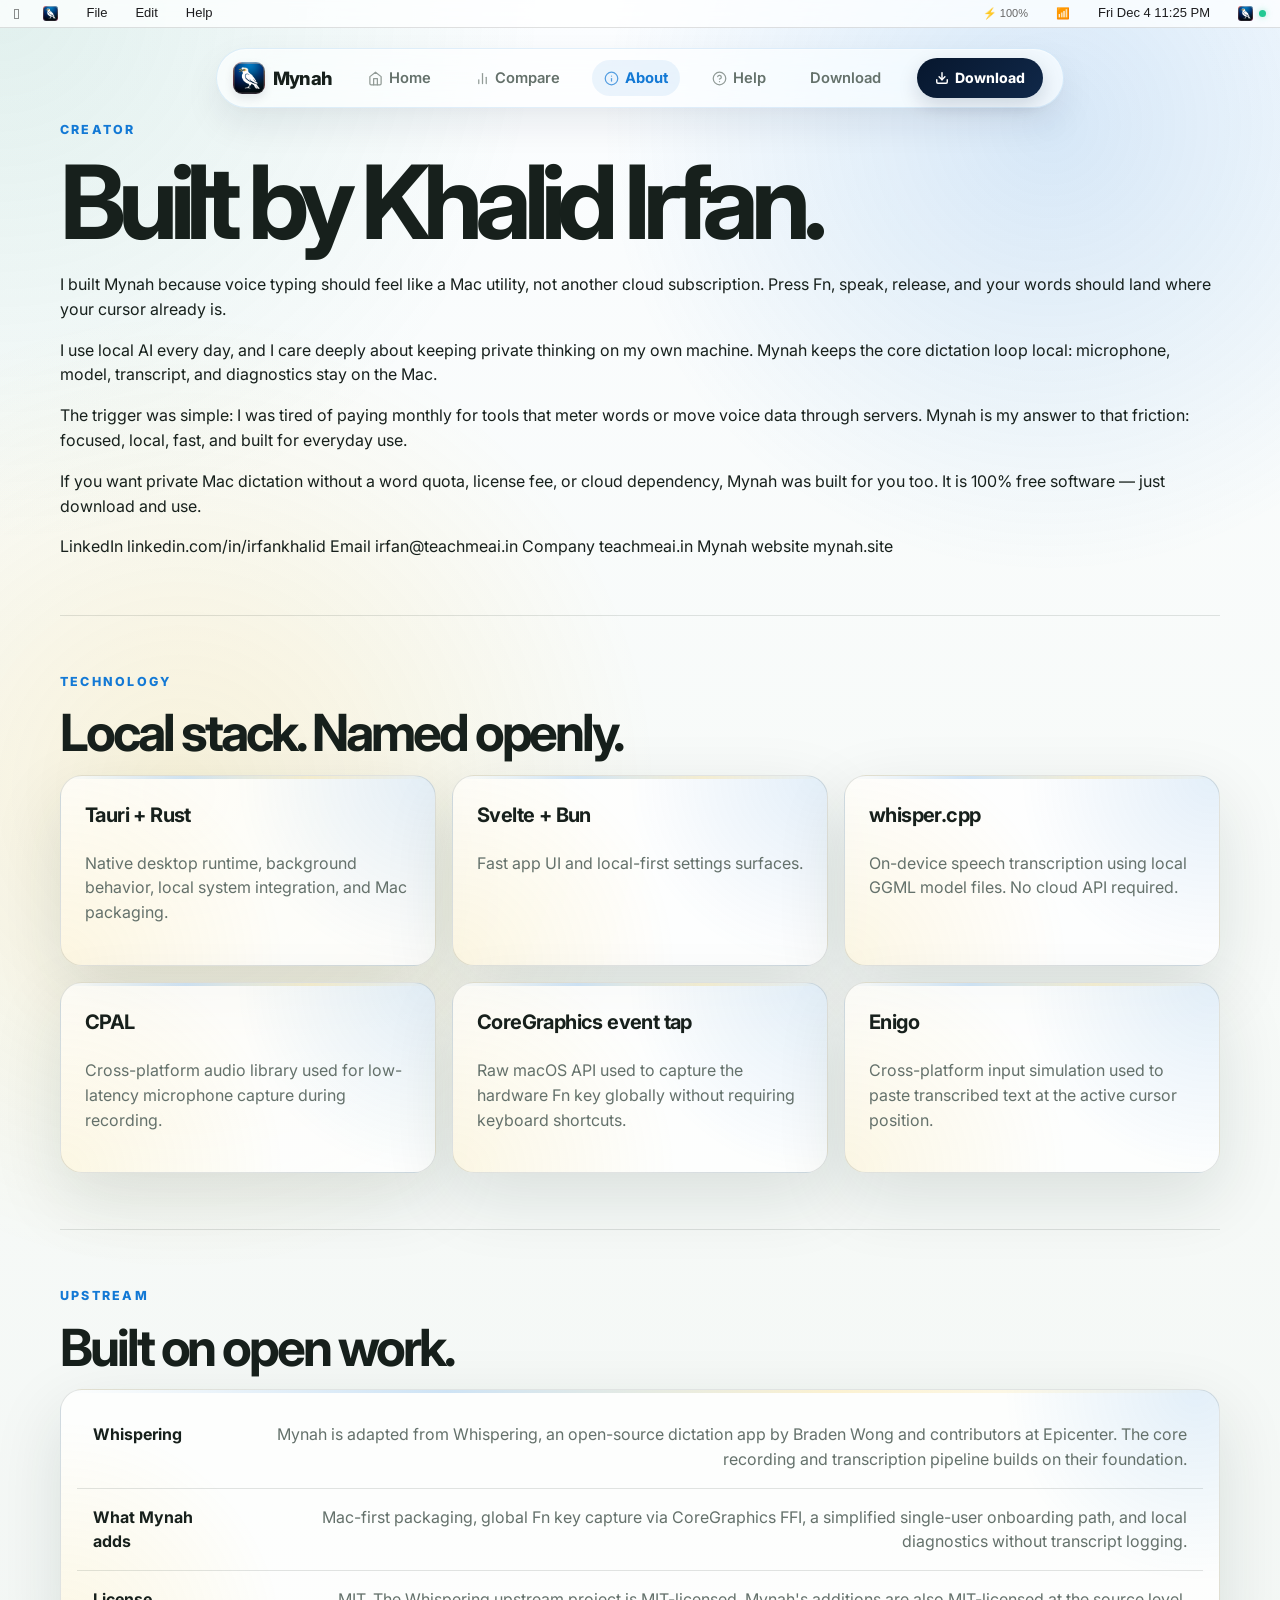
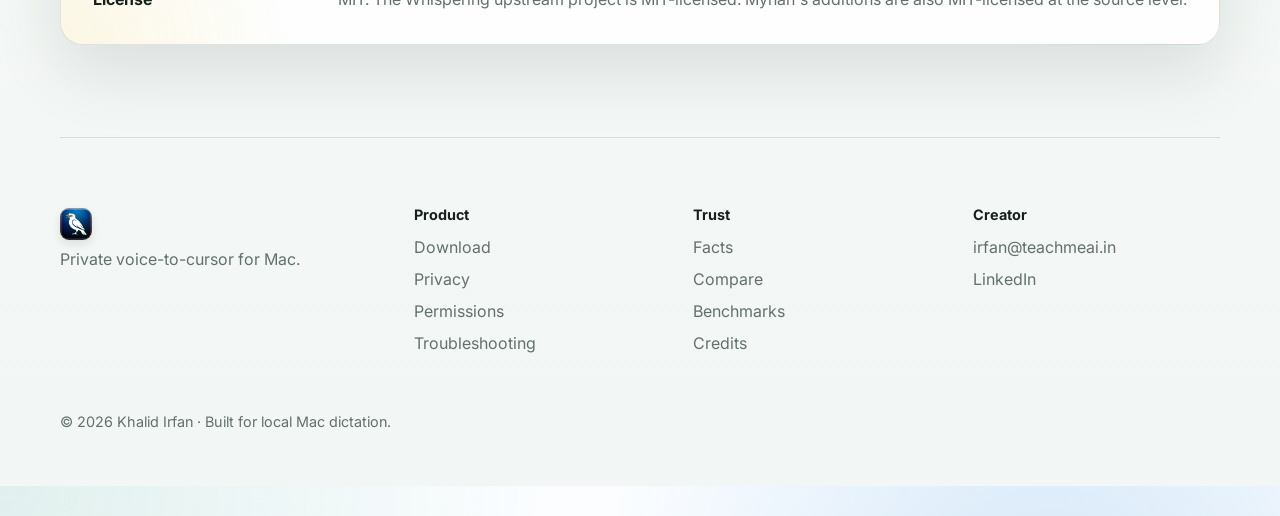
<file: credits/index.html>
<!doctype html>
<html lang="en">
<head>
  <meta charset="utf-8" />
  <meta name="viewport" content="width=device-width, initial-scale=1" />
  <title>Mynah — Built by Khalid Irfan</title>
  <meta name="description" content="Mynah was built by Khalid Irfan, an indie developer from India, because privacy and cost of voice tools on Mac shouldn't be a tax on your thinking." />
  <link rel="canonical" href="https://mynah.site/credits/" />
  <link rel="icon" type="image/png" href="/public/favicon.png" />
  <link rel="stylesheet" href="/styles.css" />
</head>
<body>
  <header class="site-header"><nav class="nav-shell"><a class="brand" href="/"><img src="/public/mynah_icon_highres.png" alt="Mynah Logo" class="brand-mark" /></a><a class="nav-cta" href="/">Home</a></nav></header>
  <main class="section">

    <p class="eyebrow">Creator</p>
    <h1>Built by Khalid Irfan.</h1>

    <div class="creator-card">
      <div class="creator-bio">
        <p>
          I built Mynah because voice typing should feel like a Mac utility, not another cloud subscription. Press Fn, speak, release, and your words should land where your cursor already is.
        </p>
        <p>
          I use local AI every day, and I care deeply about keeping private thinking on my own machine. Mynah keeps the core dictation loop local: microphone, model, transcript, and diagnostics stay on the Mac.
        </p>
        <p>
          The trigger was simple: I was tired of paying monthly for tools that meter words or move voice data through servers. Mynah is my answer to that friction: focused, local, fast, and built for everyday use.
        </p>
        <p>
          If you want private Mac dictation without a word quota, license fee, or cloud dependency, Mynah was built for you too. It is 100% free software — just download and use.
        </p>
      </div>
      <div class="creator-links">
        <a href="https://www.linkedin.com/in/irfankhalid/" target="_blank" rel="noopener noreferrer" class="creator-link">
          <span class="creator-link-label">LinkedIn</span>
          <span>linkedin.com/in/irfankhalid</span>
        </a>

        <a href="mailto:irfan@teachmeai.in" class="creator-link">
          <span class="creator-link-label">Email</span>
          <span>irfan@teachmeai.in</span>
        </a>
        <a href="https://teachmeai.in" target="_blank" rel="noopener noreferrer" class="creator-link">
          <span class="creator-link-label">Company</span>
          <span>teachmeai.in</span>
        </a>
        <a href="https://mynah.site" target="_blank" rel="noopener noreferrer" class="creator-link">
          <span class="creator-link-label">Mynah website</span>
          <span>mynah.site</span>
        </a>
      </div>
    </div>

    <hr class="section-divider" />

    <p class="eyebrow">Technology</p>
    <h2>Local stack. Named openly.</h2>
    <div class="feature-grid">
      <article><h3>Tauri + Rust</h3><p>Native desktop runtime, background behavior, local system integration, and Mac packaging.</p></article>
      <article><h3>Svelte + Bun</h3><p>Fast app UI and local-first settings surfaces.</p></article>
      <article><h3>whisper.cpp</h3><p>On-device speech transcription using local GGML model files. No cloud API required.</p></article>
      <article><h3>CPAL</h3><p>Cross-platform audio library used for low-latency microphone capture during recording.</p></article>
      <article><h3>CoreGraphics event tap</h3><p>Raw macOS API used to capture the hardware Fn key globally without requiring keyboard shortcuts.</p></article>
      <article><h3>Enigo</h3><p>Cross-platform input simulation used to paste transcribed text at the active cursor position.</p></article>
    </div>

    <hr class="section-divider" />

    <p class="eyebrow">Upstream</p>
    <h2>Built on open work.</h2>
    <div class="facts-list">
      <div>
        <strong>Whispering</strong>
        <span>Mynah is adapted from Whispering, an open-source dictation app by Braden Wong and contributors at Epicenter. The core recording and transcription pipeline builds on their foundation.</span>
      </div>
      <div>
        <strong>What Mynah adds</strong>
        <span>Mac-first packaging, global Fn key capture via CoreGraphics FFI, a simplified single-user onboarding path, and local diagnostics without transcript logging.</span>
      </div>
      <div>
        <strong>License</strong>
        <span>MIT. The Whispering upstream project is MIT-licensed. Mynah's additions are also MIT-licensed at the source level.</span>
      </div>
    </div>

  </main>

  <footer class="site-footer">
    <div class="footer-grid">
      <div>
        <a class="brand footer-brand" href="/"><img src="/public/mynah_icon_highres.png" alt="Mynah Logo" class="brand-mark" /></a>
        <p>Private voice-to-cursor for Mac.</p>
      </div>
      <div><h2>Product</h2><a href="/download/">Download</a><a href="/privacy/">Privacy</a><a href="/support/permissions/">Permissions</a><a href="/support/permissions/#troubleshooting">Troubleshooting</a></div>
      <div><h2>Trust</h2><a href="/facts/">Facts</a><a href="/compare/">Compare</a><a href="/benchmarks/">Benchmarks</a><a href="/credits/">Credits</a></div>
      <div><h2>Creator</h2><a href="mailto:irfan@teachmeai.in">irfan@teachmeai.in</a><a href="https://www.linkedin.com/in/irfankhalid/" target="_blank" rel="noopener noreferrer">LinkedIn</a></div>
    </div>
    <p class="copyright">© 2026 Khalid Irfan · Built for local Mac dictation.</p>
  </footer>
  <script src="/main.js"></script>
</body>
</html>
</file>
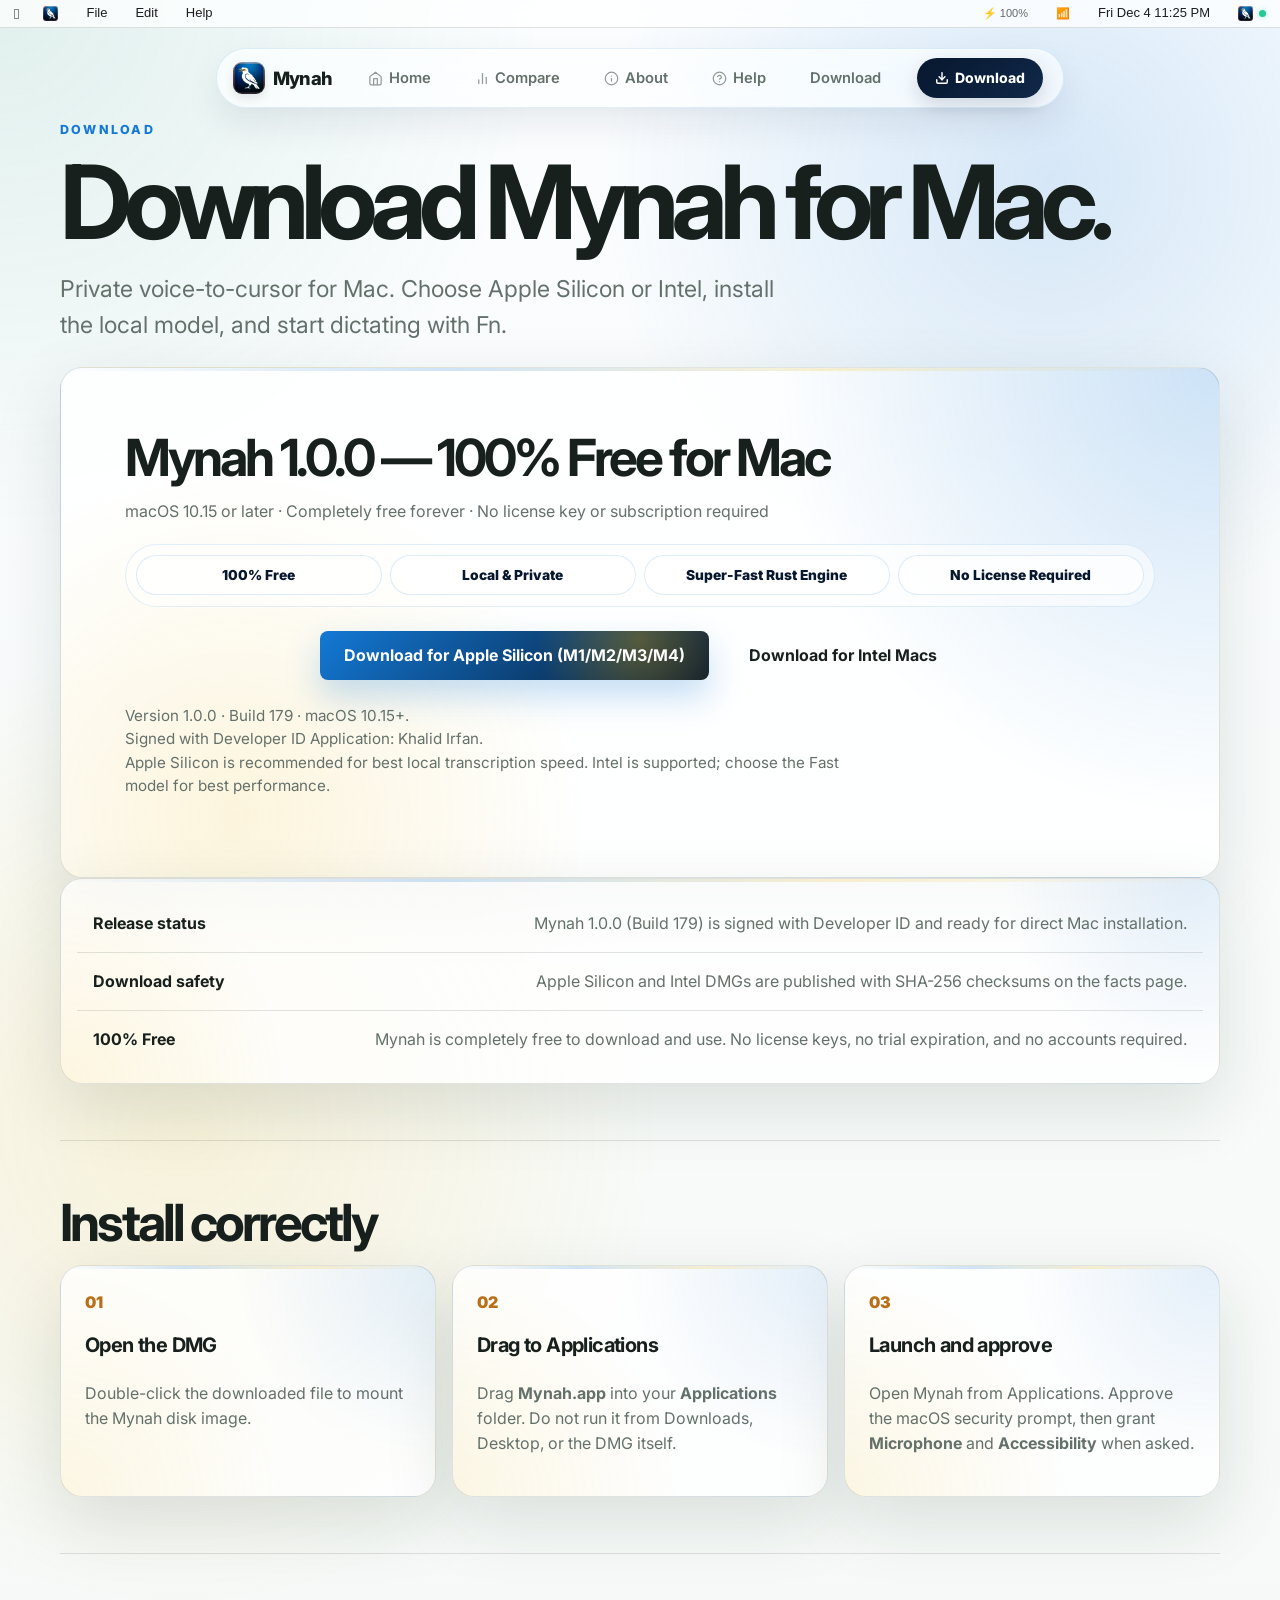
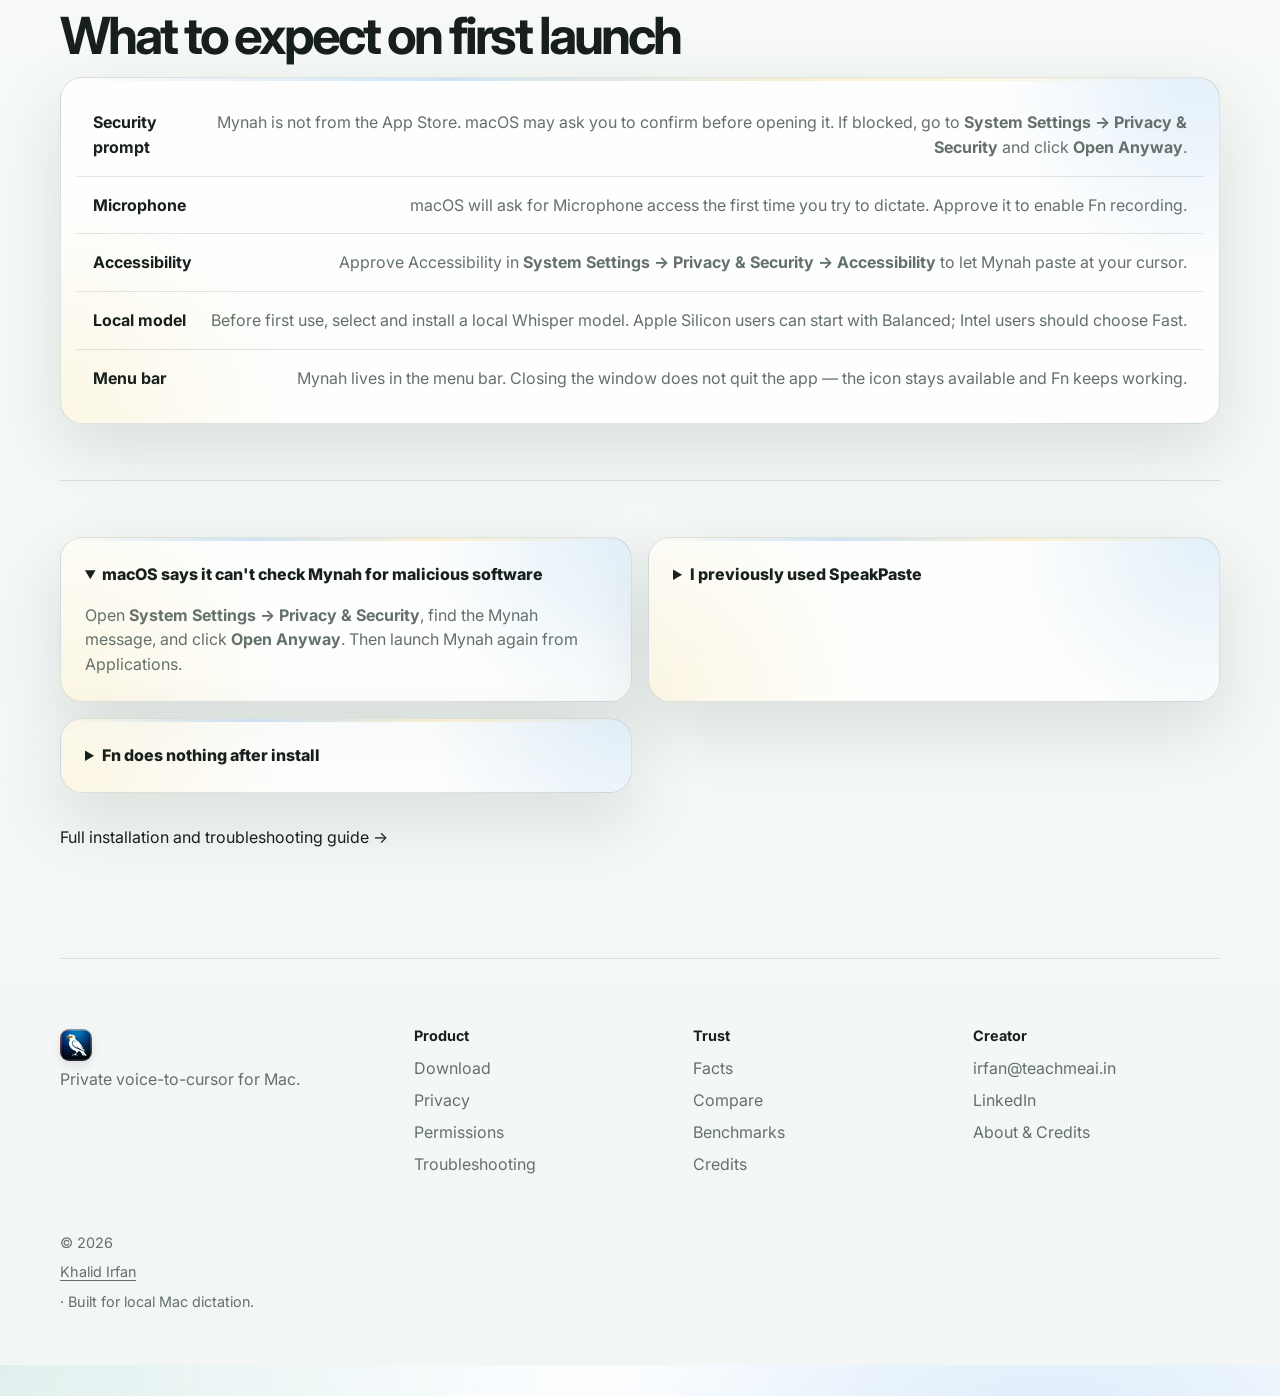
<file: download/index.html>
<!doctype html>
<html lang="en">
<head>
  <meta charset="utf-8" />
  <meta name="viewport" content="width=device-width, initial-scale=1" />
  <title>Download Mynah 1.0 — Private Mac Dictation</title>
  <meta name="description" content="Download Mynah 1.0 for macOS. Local voice-to-cursor transcription with Apple Silicon and Intel builds. No account, no cloud, no subscription meter." />
  <link rel="canonical" href="https://mynah.site/download/" />
  <link rel="icon" type="image/png" href="/public/favicon.png" />
  <link rel="stylesheet" href="/styles.css" />
</head>
<body>
  <header class="site-header"><nav class="nav-shell"><a class="brand" href="/"><img src="/public/mynah_icon_highres.png" alt="Mynah Logo" class="brand-mark" /></a><a class="nav-cta" href="/">Home</a></nav></header>
  <main class="section">

    <p class="eyebrow">Download</p>
    <h1>Download Mynah for Mac.</h1>
    <p class="hero-subtitle">Private voice-to-cursor for Mac. Choose Apple Silicon or Intel, install the local model, and start dictating with Fn.</p>

    <div class="pricing-card">
      <h2>Mynah 1.0.0 — 100% Free for Mac</h2>
      <p>macOS 10.15 or later · Completely free forever · No license key or subscription required</p>
      <div class="trial-countdown-line" aria-label="Mynah features">
        <span>100% Free</span>
        <span>Local &amp; Private</span>
        <span>Super-Fast Rust Engine</span>
        <span>No License Required</span>
      </div>

      <div style="display: flex; gap: 1rem; justify-content: center; flex-wrap: wrap; margin-top: 1.5rem; margin-bottom: 1.5rem;">
        <a class="button button-primary" href="/public/Mynah_1.0.0_b179_macos_aarch64.dmg" id="download-apple-silicon" style="padding: 0.75rem 1.5rem; font-weight: bold; border-radius: 8px;">Download for Apple Silicon (M1/M2/M3/M4)</a>
        <a class="button button-secondary" href="/public/Mynah_1.0.0_b179_macos_x86_64.dmg" id="download-intel" style="border: 2px solid var(--text-muted); background: transparent; padding: 0.75rem 1.5rem; border-radius: 8px; color: var(--text); font-weight: bold; text-decoration: none; display: inline-flex; align-items: center; justify-content: center; transition: all 0.2s ease;">Download for Intel Macs</a>
      </div>

      <p class="fine-print">
        Version 1.0.0 · Build 179 · macOS 10.15+.<br>
        Signed with Developer ID Application: Khalid Irfan.<br>
        Apple Silicon is recommended for best local transcription speed. Intel is supported; choose the Fast model for best performance.
      </p>
    </div>

    <div class="facts-list" id="release-status">
      <div>
        <strong>Release status</strong>
        <span>Mynah 1.0.0 (Build 179) is signed with Developer ID and ready for direct Mac installation.</span>
      </div>
      <div>
        <strong>Download safety</strong>
        <span>Apple Silicon and Intel DMGs are published with SHA-256 checksums on the facts page.</span>
      </div>
      <div>
        <strong>100% Free</strong>
        <span>Mynah is completely free to download and use. No license keys, no trial expiration, and no accounts required.</span>
      </div>
    </div>

    <hr class="section-divider" />

    <h2>Install correctly</h2>
    <div class="step-grid">
      <article class="step-card">
        <span class="step-number">01</span>
        <h3>Open the DMG</h3>
        <p>Double-click the downloaded file to mount the Mynah disk image.</p>
      </article>
      <article class="step-card">
        <span class="step-number">02</span>
        <h3>Drag to Applications</h3>
        <p>Drag <strong>Mynah.app</strong> into your <strong>Applications</strong> folder. Do not run it from Downloads, Desktop, or the DMG itself.</p>
      </article>
      <article class="step-card">
        <span class="step-number">03</span>
        <h3>Launch and approve</h3>
        <p>Open Mynah from Applications. Approve the macOS security prompt, then grant <strong>Microphone</strong> and <strong>Accessibility</strong> when asked.</p>
      </article>
    </div>

    <hr class="section-divider" />

    <h2>What to expect on first launch</h2>
    <div class="facts-list">
      <div>
        <strong>Security prompt</strong>
        <span>Mynah is not from the App Store. macOS may ask you to confirm before opening it. If blocked, go to <strong>System Settings → Privacy &amp; Security</strong> and click <strong>Open Anyway</strong>.</span>
      </div>
      <div>
        <strong>Microphone</strong>
        <span>macOS will ask for Microphone access the first time you try to dictate. Approve it to enable Fn recording.</span>
      </div>
      <div>
        <strong>Accessibility</strong>
        <span>Approve Accessibility in <strong>System Settings → Privacy &amp; Security → Accessibility</strong> to let Mynah paste at your cursor.</span>
      </div>
      <div>
        <strong>Local model</strong>
        <span>Before first use, select and install a local Whisper model. Apple Silicon users can start with Balanced; Intel users should choose Fast.</span>
      </div>
      <div>
        <strong>Menu bar</strong>
        <span>Mynah lives in the menu bar. Closing the window does not quit the app — the icon stays available and Fn keeps working.</span>
      </div>
    </div>

    <hr class="section-divider" />

    <div class="faq-grid">
      <details open name="download-faq">
        <summary>macOS says it can't check Mynah for malicious software</summary>
        <p>Open <strong>System Settings → Privacy &amp; Security</strong>, find the Mynah message, and click <strong>Open Anyway</strong>. Then launch Mynah again from Applications.</p>
      </details>
      <details name="download-faq">
        <summary>I previously used SpeakPaste</summary>
        <p>Mynah is a new app identity. Remove old SpeakPaste permission entries from Accessibility in System Settings and approve Mynah fresh.</p>
      </details>
      <details name="download-faq">
        <summary>Fn does nothing after install</summary>
        <p>Confirm both Microphone and Accessibility are enabled in System Settings. Quit and reopen Mynah from Applications. Test in TextEdit or Notes.</p>
      </details>
    </div>

    <p style="margin-top:2rem"><a class="text-link" href="/support/permissions/">Full installation and troubleshooting guide →</a></p>

  </main>

  <footer class="site-footer">
    <div class="footer-grid">
      <div><a class="brand footer-brand" href="/"><img src="/public/mynah_icon_highres.png" alt="Mynah Logo" class="brand-mark" /></a><p>Private voice-to-cursor for Mac.</p></div>
      <div><h2>Product</h2><a href="/download/">Download</a><a href="/privacy/">Privacy</a><a href="/support/permissions/">Permissions</a><a href="/support/permissions/#troubleshooting">Troubleshooting</a></div>
      <div><h2>Trust</h2><a href="/facts/">Facts</a><a href="/compare/">Compare</a><a href="/benchmarks/">Benchmarks</a><a href="/credits/">Credits</a></div>
      <div><h2>Creator</h2><a href="mailto:irfan@teachmeai.in">irfan@teachmeai.in</a><a href="https://www.linkedin.com/in/irfankhalid/" target="_blank" rel="noopener noreferrer">LinkedIn</a><a href="/credits/">About &amp; Credits</a></div>
    </div>
    <p class="copyright">© 2026 <a href="https://www.linkedin.com/in/irfankhalid/" target="_blank" rel="noopener noreferrer" style="color:inherit;text-decoration:underline;text-underline-offset:3px">Khalid Irfan</a> · Built for local Mac dictation.</p>
  </footer>
  <script src="/main.js"></script>
</body>
</html>
</file>
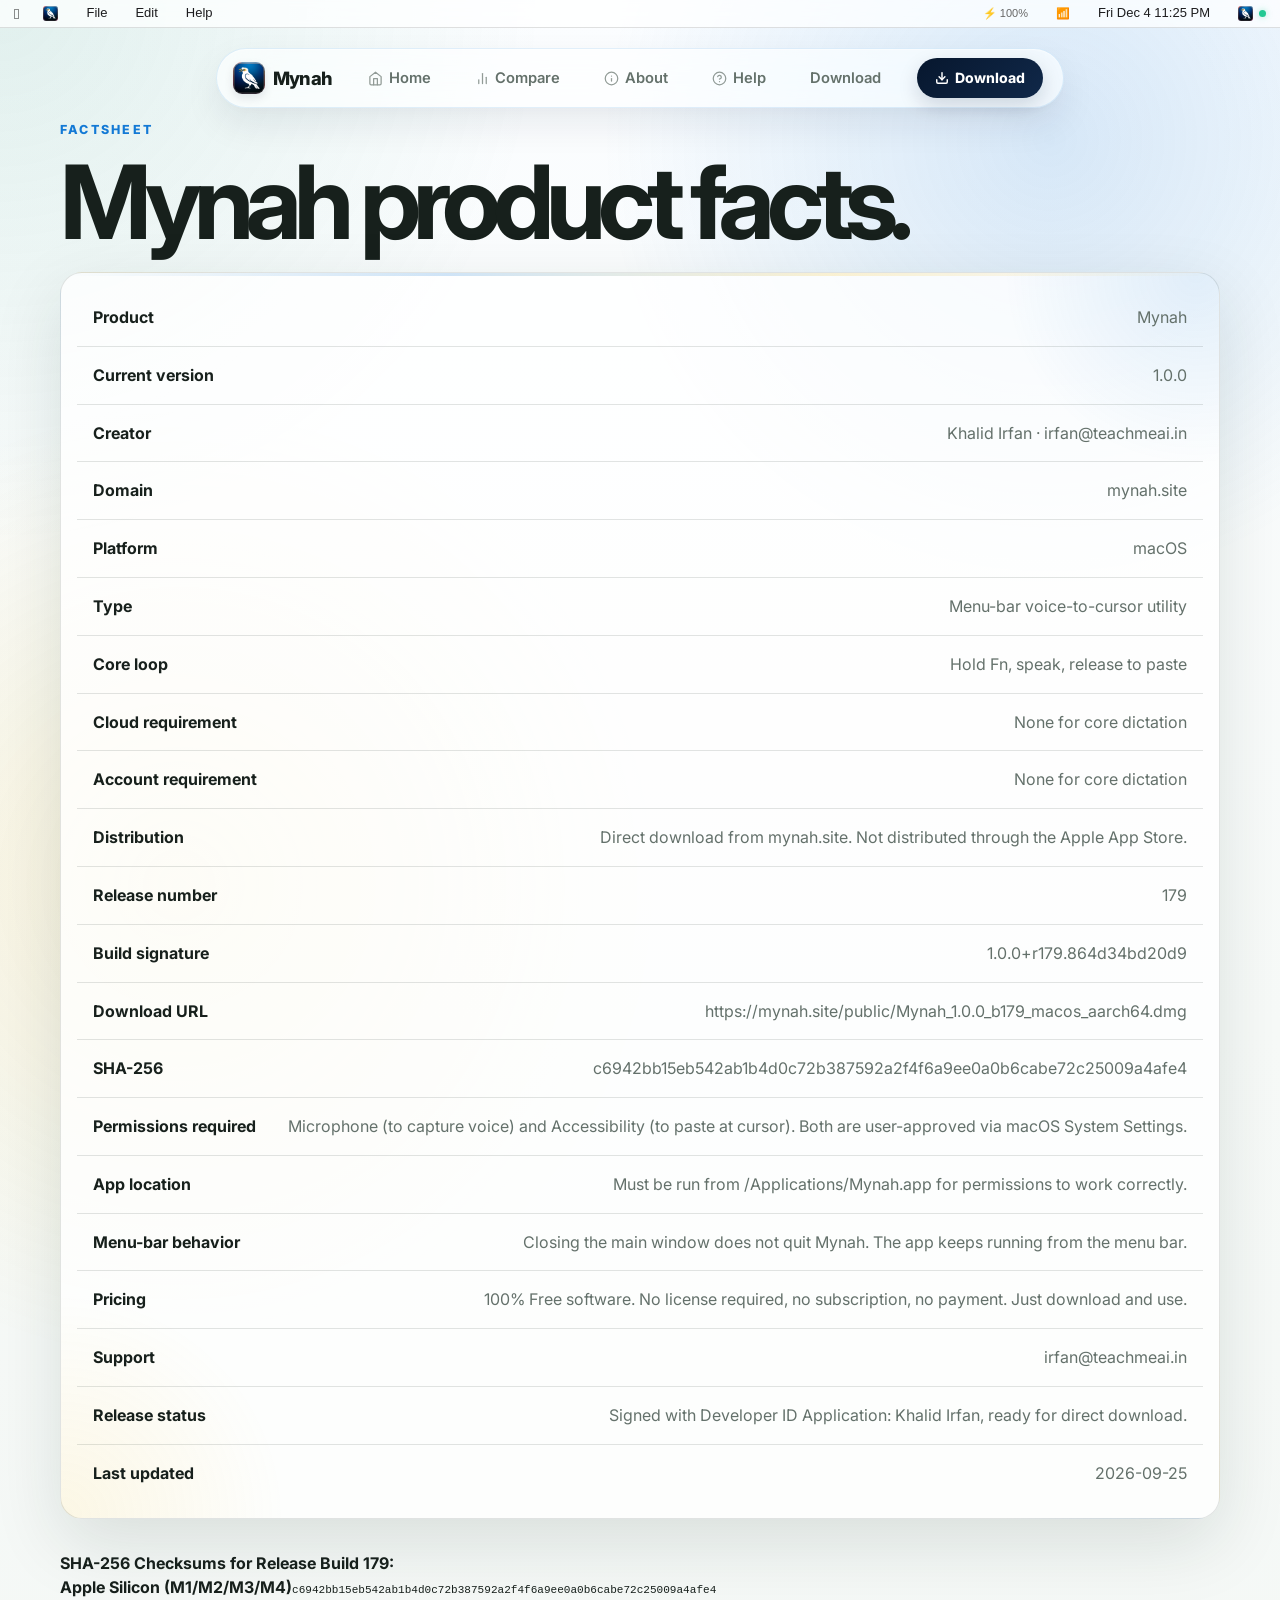
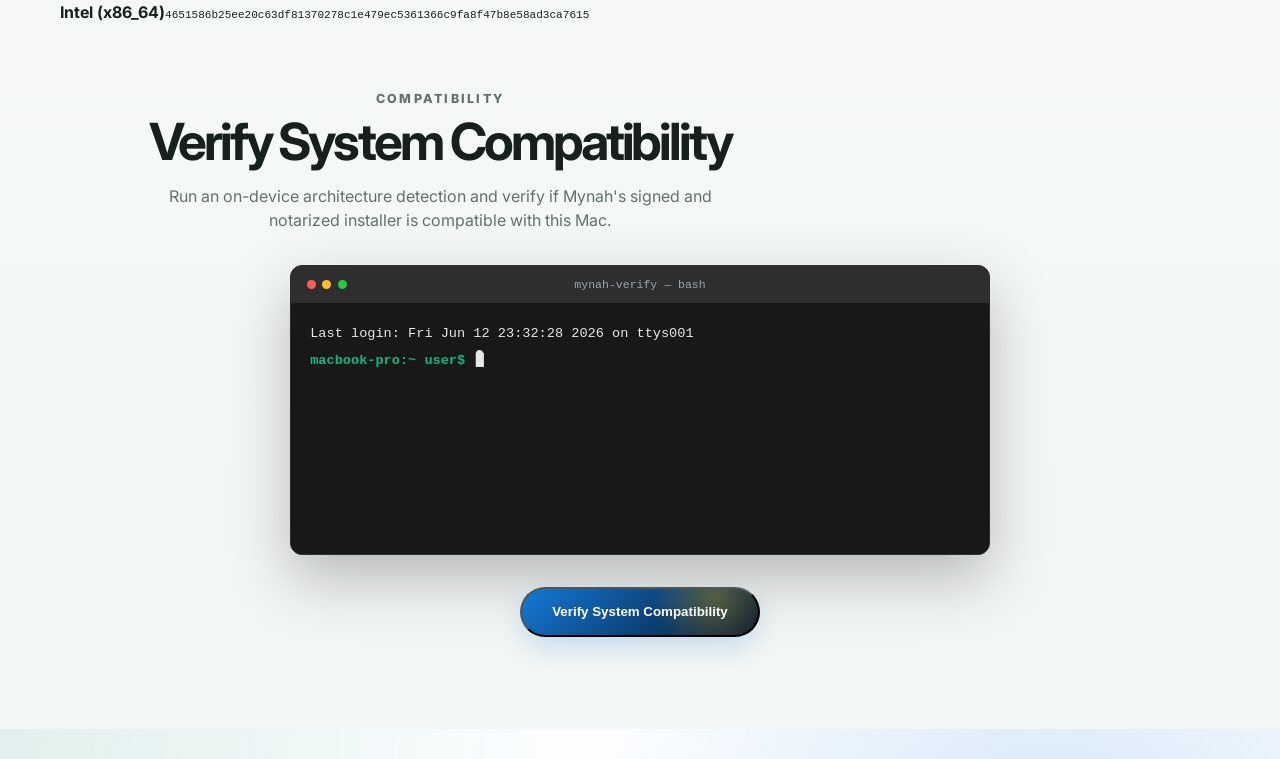
<file: facts/index.html>
<!doctype html>
<html lang="en">
<head>
  <meta charset="utf-8" />
  <meta name="viewport" content="width=device-width, initial-scale=1" />
  <title>Mynah Factsheet</title>
  <meta name="description" content="Canonical product facts for Mynah, a private voice-to-cursor app for Mac." />
  <link rel="canonical" href="https://mynah.site/facts/" />
  <link rel="icon" type="image/png" href="/public/favicon.png" />
  <link rel="stylesheet" href="/styles.css" />
</head>
<body>
  <header class="site-header"><nav class="nav-shell"><a class="brand" href="/"><img src="/public/mynah_icon_highres.png" alt="Mynah Logo" class="brand-mark" /></a><a class="nav-cta" href="/">Home</a></nav></header>
  <main class="section">
    <p class="eyebrow">Factsheet</p>
    <h1>Mynah product facts.</h1>
    <div class="facts-list">
      <div><strong>Product</strong><span>Mynah</span></div>
      <div><strong>Current version</strong><span>1.0.0</span></div>
      <div><strong>Creator</strong><span>Khalid Irfan · irfan@teachmeai.in</span></div>
      <div><strong>Domain</strong><span>mynah.site</span></div>
      <div><strong>Platform</strong><span>macOS</span></div>
      <div><strong>Type</strong><span>Menu-bar voice-to-cursor utility</span></div>
      <div><strong>Core loop</strong><span>Hold Fn, speak, release to paste</span></div>
      <div><strong>Cloud requirement</strong><span>None for core dictation</span></div>
      <div><strong>Account requirement</strong><span>None for core dictation</span></div>
      <div><strong>Distribution</strong><span>Direct download from mynah.site. Not distributed through the Apple App Store.</span></div>
      <div><strong>Release number</strong><span>179</span></div>
      <div><strong>Build signature</strong><span>1.0.0+r179.864d34bd20d9</span></div>
      <div><strong>Download URL</strong><span>https://mynah.site/public/Mynah_1.0.0_b179_macos_aarch64.dmg</span></div>
      <div><strong>SHA-256</strong><span>c6942bb15eb542ab1b4d0c72b387592a2f4f6a9ee0a0b6cabe72c25009a4afe4</span></div>
      <div><strong>Permissions required</strong><span>Microphone (to capture voice) and Accessibility (to paste at cursor). Both are user-approved via macOS System Settings.</span></div>
      <div><strong>App location</strong><span>Must be run from /Applications/Mynah.app for permissions to work correctly.</span></div>
      <div><strong>Menu-bar behavior</strong><span>Closing the main window does not quit Mynah. The app keeps running from the menu bar.</span></div>
      <div><strong>Pricing</strong><span>100% Free software. No license required, no subscription, no payment. Just download and use.</span></div>
      <div><strong>Support</strong><span>irfan@teachmeai.in</span></div>
      <div><strong>Release status</strong><span>Signed with Developer ID Application: Khalid Irfan, ready for direct download.</span></div>
      <div><strong>Last updated</strong><span>2026-09-25</span></div>
    </div>
<!-- SHA256_HASH_BLOCK_START -->
      <div style="grid-column: 1 / -1; padding-top: 1rem; border-top: 1px dashed var(--border); margin-top: 1rem; font-weight: bold;">SHA-256 Checksums for Release Build 179:</div>
      <div><strong>Apple Silicon (M1/M2/M3/M4)</strong><span style="font-family: monospace; font-size: 0.85em; word-break: break-all;">c6942bb15eb542ab1b4d0c72b387592a2f4f6a9ee0a0b6cabe72c25009a4afe4</span></div>
      <div><strong>Intel (x86_64)</strong><span style="font-family: monospace; font-size: 0.85em; word-break: break-all;">4651586b25ee20c63df81370278c1e479ec5361366c9fa8f47b8e58ad3ca7615</span></div>
      <!-- SHA256_HASH_BLOCK_END -->
    </div>

    <section class="specs-console-section" style="margin-top: 4rem;">
      <div class="section-heading" style="text-align: center; margin-bottom: 2rem;">
        <p class="eyebrow" style="margin-bottom: 0.5rem;">Compatibility</p>
        <h2>Verify System Compatibility</h2>
        <p style="color: var(--muted); max-width: 600px; margin: 0.5rem auto 1.5rem;">
          Run an on-device architecture detection and verify if Mynah's signed and notarized installer is compatible with this Mac.
        </p>
      </div>
      
      <div class="terminal-window" id="terminal-window">
        <div class="terminal-header">
          <div class="terminal-dots">
            <span class="dot-red"></span>
            <span class="dot-yellow"></span>
            <span class="dot-green"></span>
          </div>
          <div class="terminal-title">mynah-verify — bash</div>
        </div>
        <div class="terminal-body" id="terminal-body">
          <div class="terminal-line">Last login: Fri Jun 12 23:32:28 2026 on ttys001</div>
          <div class="terminal-line"><span class="terminal-prompt">macbook-pro:~ user$</span> <span id="terminal-cursor" class="typing-cursor">█</span></div>
        </div>
      </div>
      
      <div style="margin-top: 2rem; display: flex; justify-content: center;">
        <button class="button button-primary" id="btn-verify-compat" type="button">Verify System Compatibility</button>
      </div>
    </section>
  </main>
  <script src="/main.js"></script>
</body>
</html>
</file>
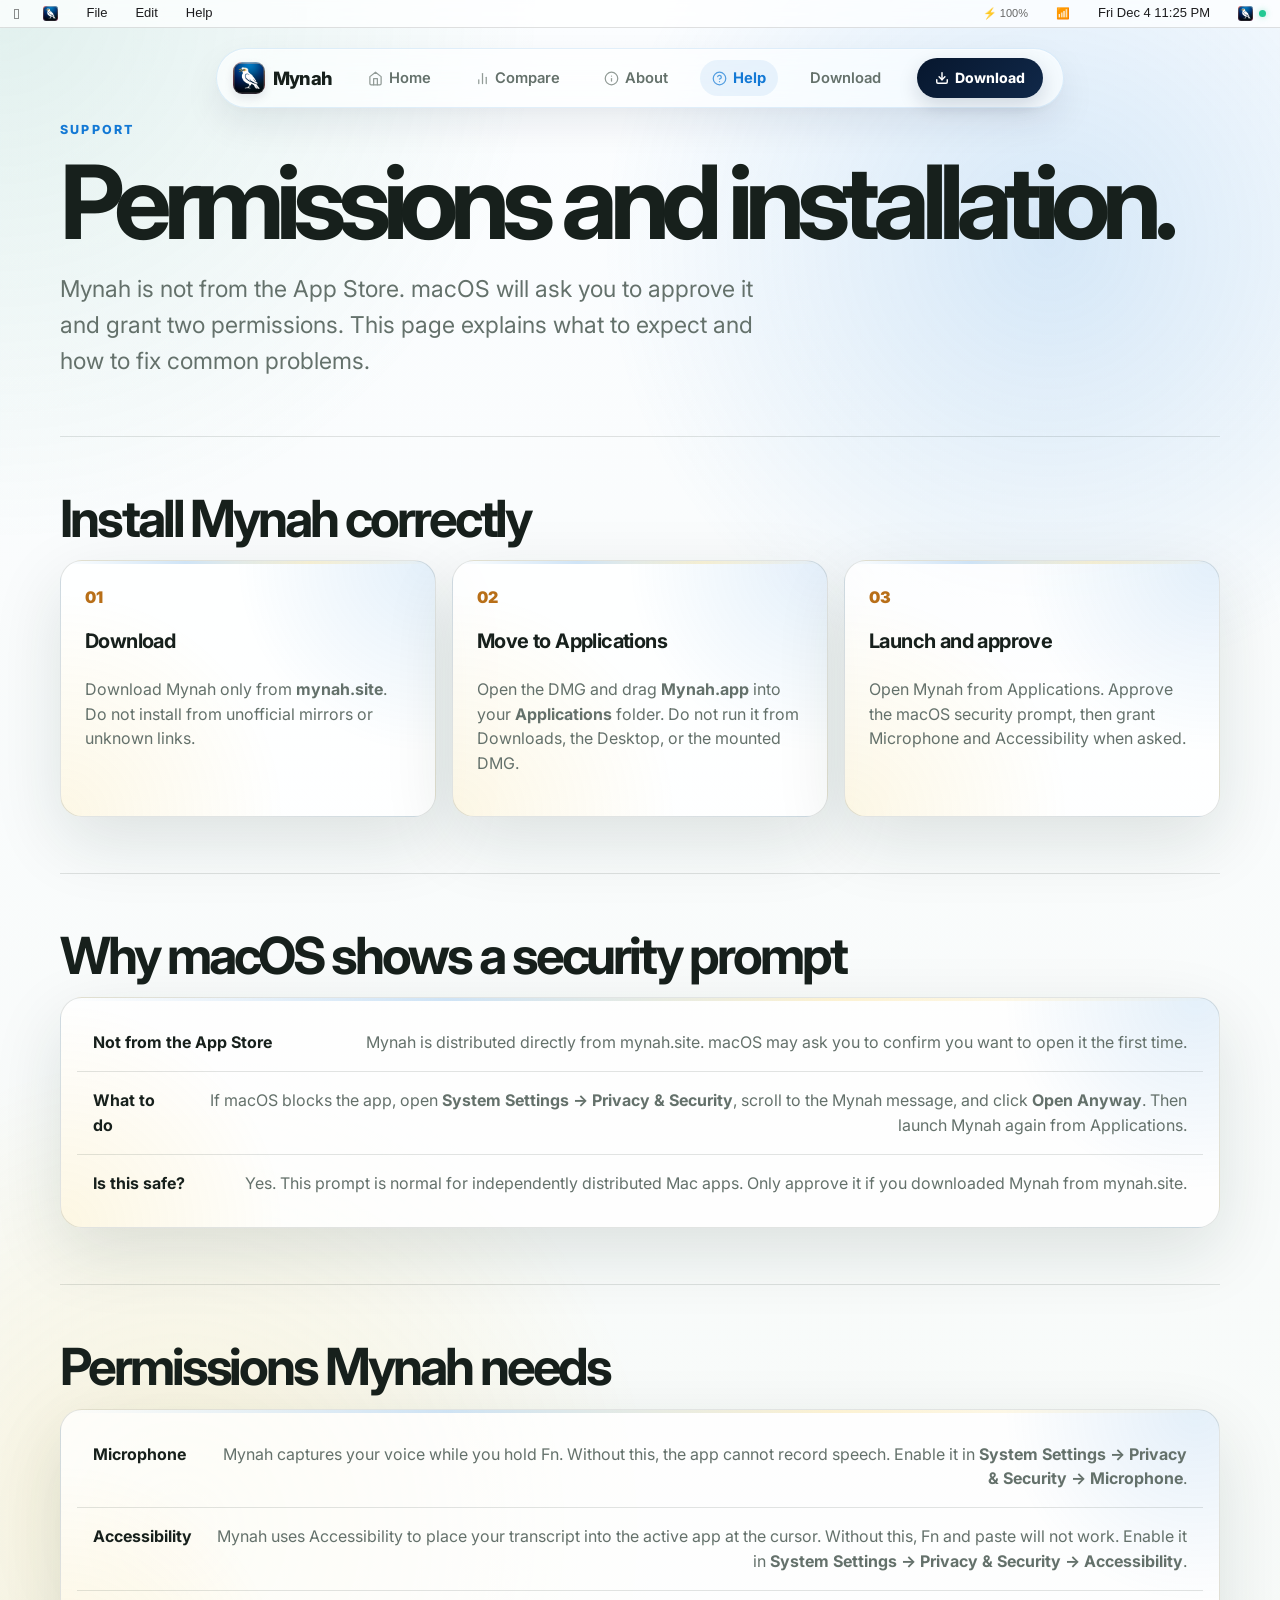
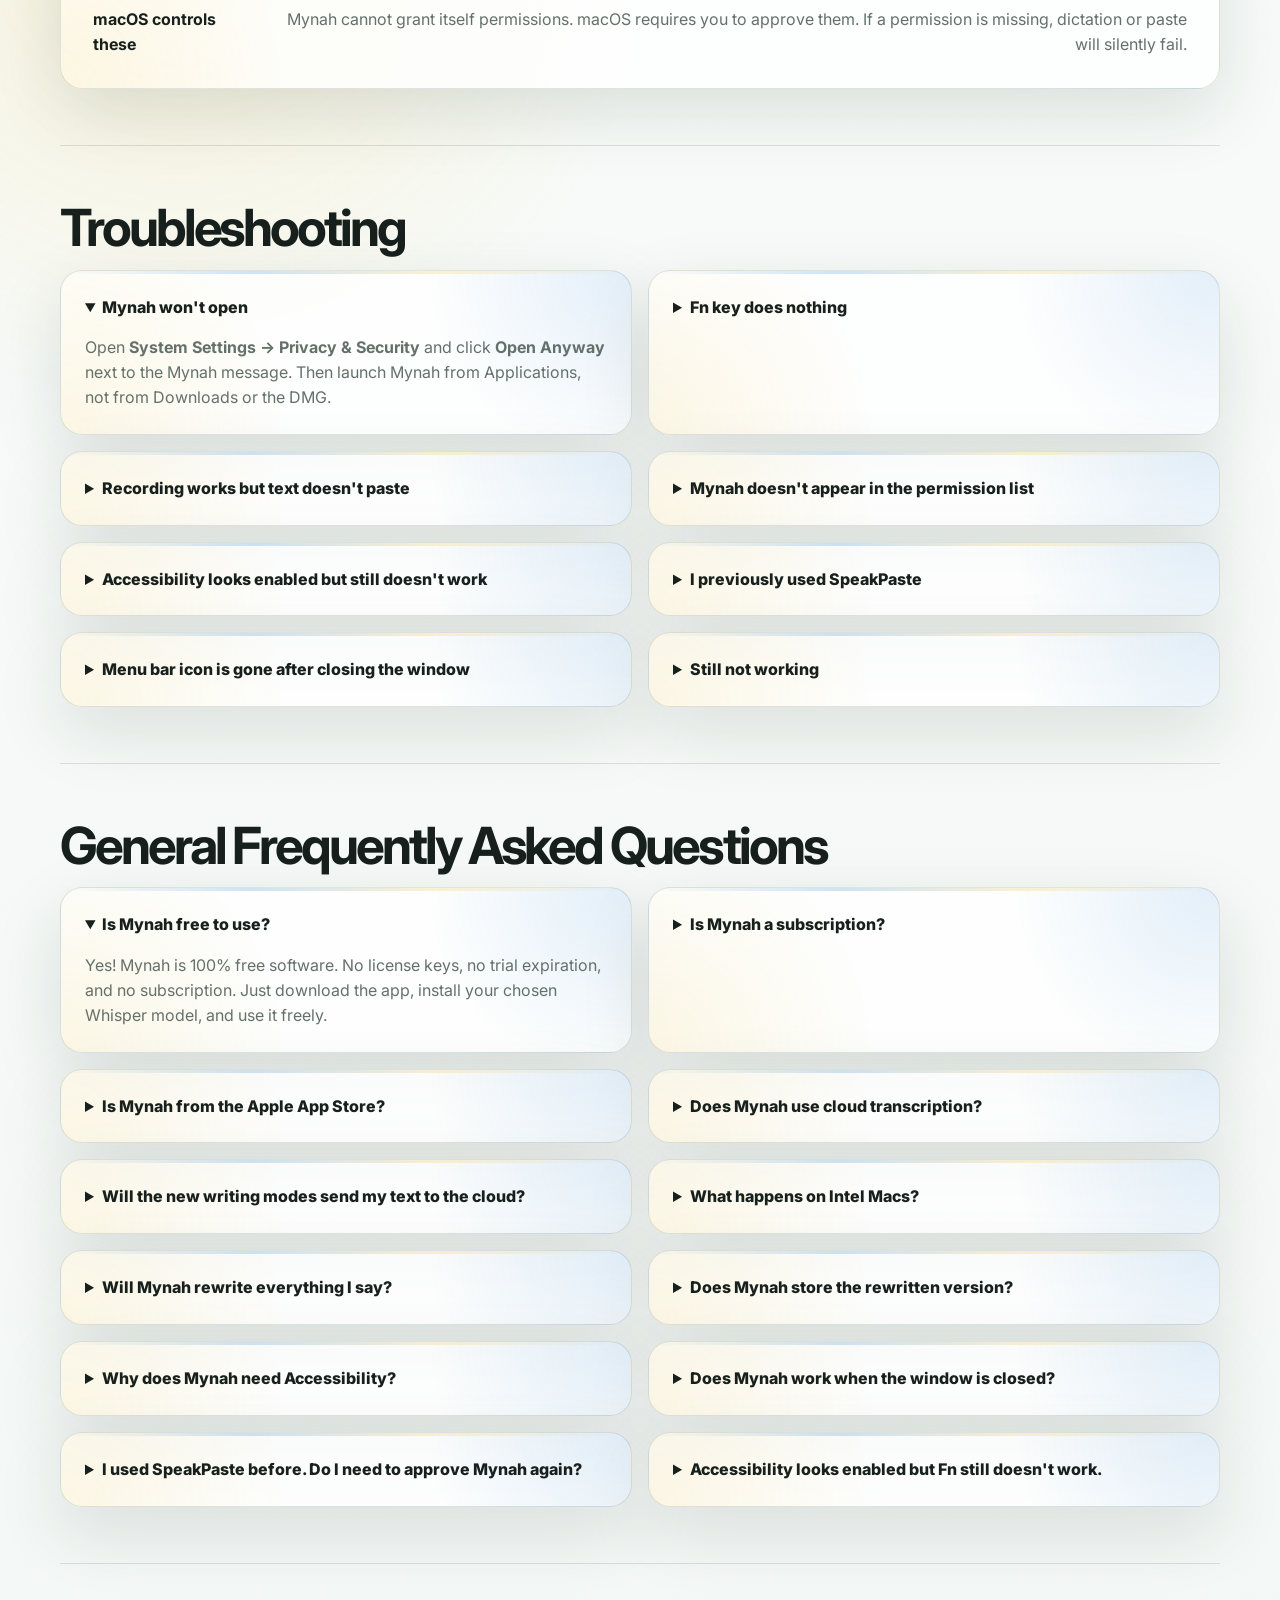
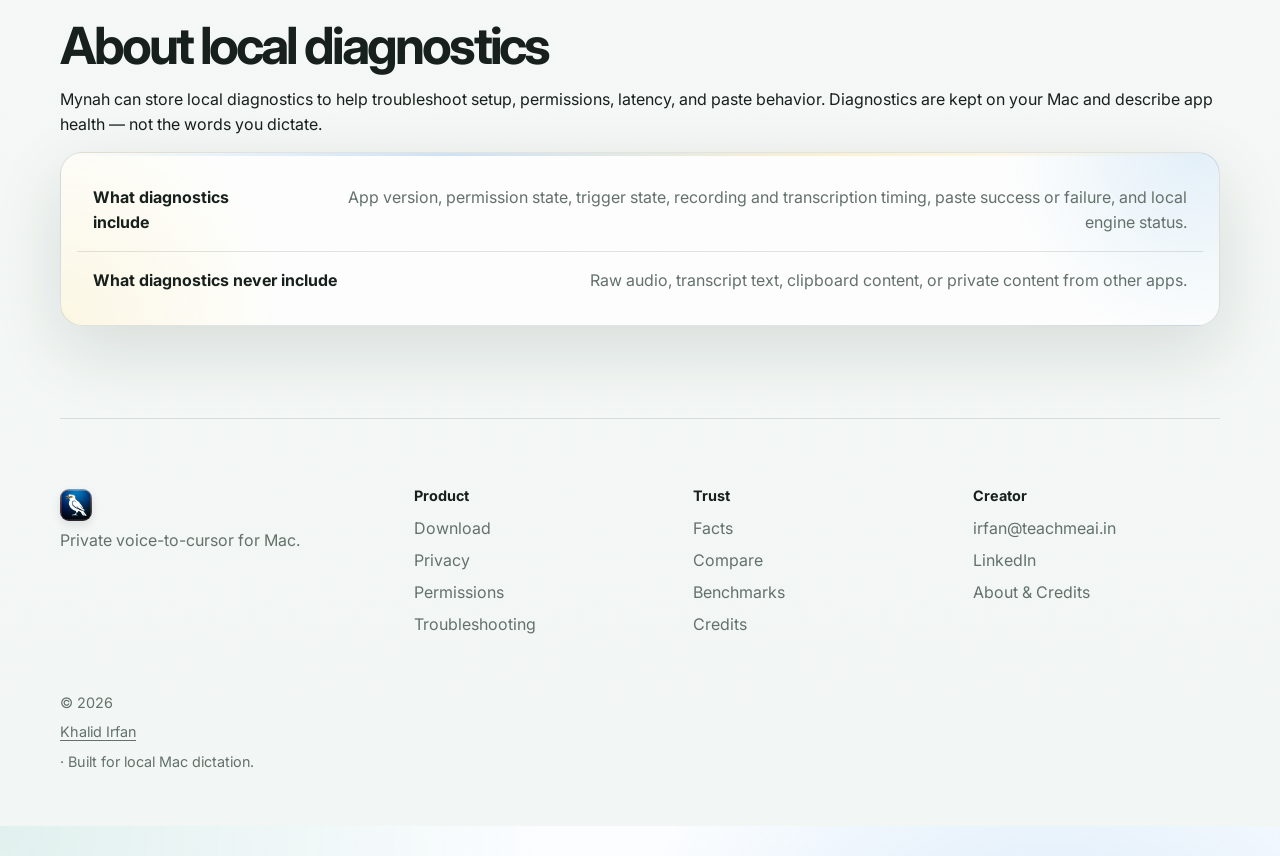
<file: support/permissions/index.html>
<!doctype html>
<html lang="en">
<head>
  <meta charset="utf-8" />
  <meta name="viewport" content="width=device-width, initial-scale=1" />
  <title>Mynah — Permissions and Troubleshooting</title>
  <meta name="description" content="How to install Mynah, grant Microphone and Accessibility permissions, and fix common issues on macOS." />
  <link rel="canonical" href="https://mynah.site/support/permissions/" />
  <link rel="icon" type="image/png" href="/public/favicon.png" />
  <link rel="stylesheet" href="/styles.css" />
</head>
<body>
  <header class="site-header"><nav class="nav-shell"><a class="brand" href="/"><img src="/public/mynah_icon_highres.png" alt="Mynah Logo" class="brand-mark" /></a><a class="nav-cta" href="/download/">Download</a></nav></header>
  <main class="section">

    <p class="eyebrow">Support</p>
    <h1>Permissions and installation.</h1>
    <p class="hero-subtitle">Mynah is not from the App Store. macOS will ask you to approve it and grant two permissions. This page explains what to expect and how to fix common problems.</p>

    <hr class="section-divider" />

    <h2>Install Mynah correctly</h2>
    <div class="step-grid">
      <article class="step-card">
        <span class="step-number">01</span>
        <h3>Download</h3>
        <p>Download Mynah only from <strong>mynah.site</strong>. Do not install from unofficial mirrors or unknown links.</p>
      </article>
      <article class="step-card">
        <span class="step-number">02</span>
        <h3>Move to Applications</h3>
        <p>Open the DMG and drag <strong>Mynah.app</strong> into your <strong>Applications</strong> folder. Do not run it from Downloads, the Desktop, or the mounted DMG.</p>
      </article>
      <article class="step-card">
        <span class="step-number">03</span>
        <h3>Launch and approve</h3>
        <p>Open Mynah from Applications. Approve the macOS security prompt, then grant Microphone and Accessibility when asked.</p>
      </article>
    </div>

    <hr class="section-divider" />

    <h2>Why macOS shows a security prompt</h2>
    <div class="facts-list">
      <div>
        <strong>Not from the App Store</strong>
        <span>Mynah is distributed directly from mynah.site. macOS may ask you to confirm you want to open it the first time.</span>
      </div>
      <div>
        <strong>What to do</strong>
        <span>If macOS blocks the app, open <strong>System Settings → Privacy &amp; Security</strong>, scroll to the Mynah message, and click <strong>Open Anyway</strong>. Then launch Mynah again from Applications.</span>
      </div>
      <div>
        <strong>Is this safe?</strong>
        <span>Yes. This prompt is normal for independently distributed Mac apps. Only approve it if you downloaded Mynah from mynah.site.</span>
      </div>
    </div>

    <hr class="section-divider" />

    <h2>Permissions Mynah needs</h2>
    <div class="facts-list">
      <div>
        <strong>Microphone</strong>
        <span>Mynah captures your voice while you hold Fn. Without this, the app cannot record speech. Enable it in <strong>System Settings → Privacy &amp; Security → Microphone</strong>.</span>
      </div>
      <div>
        <strong>Accessibility</strong>
        <span>Mynah uses Accessibility to place your transcript into the active app at the cursor. Without this, Fn and paste will not work. Enable it in <strong>System Settings → Privacy &amp; Security → Accessibility</strong>.</span>
      </div>
      <div>
        <strong>macOS controls these</strong>
        <span>Mynah cannot grant itself permissions. macOS requires you to approve them. If a permission is missing, dictation or paste will silently fail.</span>
      </div>
    </div>

    <hr class="section-divider" />

    <h2 id="troubleshooting">Troubleshooting</h2>
    <div class="faq-grid">
      <details open name="permissions-faq">
        <summary>Mynah won't open</summary>
        <p>Open <strong>System Settings → Privacy &amp; Security</strong> and click <strong>Open Anyway</strong> next to the Mynah message. Then launch Mynah from Applications, not from Downloads or the DMG.</p>
      </details>
      <details name="permissions-faq">
        <summary>Fn key does nothing</summary>
        <p>Confirm Mynah is running (menu-bar icon visible). Check that both Microphone and Accessibility are enabled in System Settings. Quit and reopen Mynah from Applications. Test in TextEdit or Notes first.</p>
      </details>
      <details name="permissions-faq">
        <summary>Recording works but text doesn't paste</summary>
        <p>Confirm Accessibility permission is enabled. Click into a normal text field, then try again. Check that paste-at-cursor is enabled in Mynah settings. Restart Mynah if needed.</p>
      </details>
      <details name="permissions-faq">
        <summary>Mynah doesn't appear in the permission list</summary>
        <p>Quit Mynah. Open it from <strong>/Applications/Mynah.app</strong>. Trigger the action that needs the permission (e.g. hold Fn). Then return to System Settings — Mynah should now appear.</p>
      </details>
      <details name="permissions-faq">
        <summary>Accessibility looks enabled but still doesn't work</summary>
        <p>macOS can hold a stale entry from an older build. Quit Mynah. Remove any Mynah or SpeakPaste entries from <strong>System Settings → Accessibility</strong>. Add Mynah again from Applications. Enable it and restart Mynah. If it still fails, restart the Mac.</p>
      </details>
      <details name="permissions-faq">
        <summary>I previously used SpeakPaste</summary>
        <p>Mynah uses a new app identity (<strong>com.mynah.app</strong>). macOS treats it as a different app. Delete SpeakPaste.app and remove old SpeakPaste entries from Accessibility. Then install Mynah and approve permissions fresh.</p>
      </details>
      <details name="permissions-faq">
        <summary>Menu bar icon is gone after closing the window</summary>
        <p>Mynah is designed to stay running in the menu bar even when the main window is closed. If the menu-bar icon has disappeared, reopen Mynah from Applications.</p>
      </details>
      <details name="permissions-faq">
        <summary>Still not working</summary>
        <p>Quit Mynah. Restart the Mac. Open Mynah from Applications. Confirm both permissions are enabled. Test Fn in TextEdit. If the problem continues, contact <a href="mailto:irfan@teachmeai.in">irfan@teachmeai.in</a> with a description of the issue.</p>
      </details>
    </div>

    <hr class="section-divider" />

    <h2>General Frequently Asked Questions</h2>
    <div class="faq-grid">
      <details open><summary>Is Mynah free to use?</summary><p>Yes! Mynah is 100% free software. No license keys, no trial expiration, and no subscription. Just download the app, install your chosen Whisper model, and use it freely.</p></details>
      <details><summary>Is Mynah a subscription?</summary><p>No. Mynah is not a subscription and requires no accounts. All features are completely free on your Mac.</p></details>
      <details><summary>Is Mynah from the Apple App Store?</summary><p>No. Mynah is distributed directly from mynah.site. macOS may ask you to approve it on first launch — this is expected for independently distributed apps.</p></details>
      <details><summary>Does Mynah use cloud transcription?</summary><p>No. The core dictation loop runs 100% locally on your Mac. Audio and transcription are processed on-device using engines like whisper.cpp. No cloud transcription or account is required.</p></details>
      <details><summary>Will the new writing modes send my text to the cloud?</summary><p>No. The upcoming writing modes process your speech and shape text entirely on your device. On supported Macs, they run using Apple's on-device models, falling back to deterministic local rules when unavailable. Your voice and text remain private.</p></details>
      <details><summary>What happens on Intel Macs?</summary><p>Mynah's core dictation runs beautifully on Intel Macs using whisper.cpp. When writing modes are released, Intel Macs will use deterministic local rules to shape text without on-device Apple intelligence models, keeping the features functional and private.</p></details>
      <details><summary>Will Mynah rewrite everything I say?</summary><p>Only when you want it to. By default, Dictate mode is verbatim. If you select Clean Ramble, List, or Prompt, Mynah shapes your messy thoughts before pasting them. You always control the active mode.</p></details>
      <details><summary>Does Mynah store the rewritten version?</summary><p>No. Mynah stores the raw transcript in your local captures list for your own reference, but the shaped/rewritten text is pasted directly at your cursor and is not saved to Mynah's database.</p></details>
      <details><summary>Why does Mynah need Accessibility?</summary><p>macOS requires Accessibility permission for Mynah to place text into the active app at your cursor.</p></details>
      <details><summary>Does Mynah work when the window is closed?</summary><p>Yes. Mynah is designed as a menu-bar utility. Closing the window does not quit the app — the icon stays in the menu bar and Fn keeps working.</p></details>
      <details><summary>I used SpeakPaste before. Do I need to approve Mynah again?</summary><p>Yes. Mynah is a new app identity. Remove old SpeakPaste entries from Accessibility in System Settings and approve Mynah fresh.</p></details>
      <details><summary>Accessibility looks enabled but Fn still doesn't work.</summary><p>macOS can hold a stale entry from an older build. Remove Mynah and SpeakPaste entries from Accessibility, add Mynah again from /Applications/Mynah.app, enable it, and restart Mynah. Restart the Mac if needed.</p></details>
    </div>

    <hr class="section-divider" />

    <h2>About local diagnostics</h2>
    <p>Mynah can store local diagnostics to help troubleshoot setup, permissions, latency, and paste behavior. Diagnostics are kept on your Mac and describe app health — not the words you dictate.</p>
    <div class="facts-list">
      <div><strong>What diagnostics include</strong><span>App version, permission state, trigger state, recording and transcription timing, paste success or failure, and local engine status.</span></div>
      <div><strong>What diagnostics never include</strong><span>Raw audio, transcript text, clipboard content, or private content from other apps.</span></div>
    </div>

  </main>

  <footer class="site-footer">
    <div class="footer-grid">
      <div><a class="brand footer-brand" href="/"><img src="/public/mynah_icon_highres.png" alt="Mynah Logo" class="brand-mark" /></a><p>Private voice-to-cursor for Mac.</p></div>
      <div><h2>Product</h2><a href="/download/">Download</a><a href="/privacy/">Privacy</a><a href="/support/permissions/">Permissions</a><a href="/support/permissions/#troubleshooting">Troubleshooting</a></div>
      <div><h2>Trust</h2><a href="/facts/">Facts</a><a href="/compare/">Compare</a><a href="/benchmarks/">Benchmarks</a><a href="/credits/">Credits</a></div>
      <div><h2>Creator</h2><a href="mailto:irfan@teachmeai.in">irfan@teachmeai.in</a><a href="https://www.linkedin.com/in/irfankhalid/" target="_blank" rel="noopener noreferrer">LinkedIn</a><a href="/credits/">About &amp; Credits</a></div>
    </div>
    <p class="copyright">© 2026 <a href="https://www.linkedin.com/in/irfankhalid/" target="_blank" rel="noopener noreferrer" style="color:inherit;text-decoration:underline;text-underline-offset:3px">Khalid Irfan</a> · Built for local Mac dictation.</p>
  </footer>
  <script src="/main.js"></script>
</body>
</html>
</file>
<file: styles.css>
@import url('https://fonts.googleapis.com/css2?family=Inter:wght@300;400;500;600;700;800;900&display=swap');

:root {
  --bg: #f7faf8;
  --surface: #ffffff;
  --surface-2: #eef4f1;
  --ink: #17201c;
  --muted: #64716b;
  --line: rgba(23, 32, 28, 0.12);
  --brand: #176d55;
  --brand-dark: #0d4d3b;
  --brand-soft: #ddf5ec;
  --amber: #b86f18;
  --mynah-blue: #1379d5;
  --mynah-blue-dark: #07172e;
  --mynah-blue-soft: #dceeff;
  --mynah-gold: #f2b705;
  --mynah-gold-soft: #fff2bc;
  --mynah-feather: #f6fbff;
  --shadow: 0 24px 70px rgba(20, 42, 34, 0.12);
  --radius: 22px;
}

html {
  scroll-behavior: smooth;
  scroll-padding-top: 100px;
}

* {
  box-sizing: border-box;
}

body {
  margin: 0;
  font-family: Inter, -apple-system, BlinkMacSystemFont, "Segoe UI", sans-serif;
  background:
    radial-gradient(circle at 82% 6%, rgba(19, 121, 213, 0.16), transparent 28rem),
    radial-gradient(circle at 14% 38%, rgba(242, 183, 5, 0.13), transparent 30rem),
    radial-gradient(circle at top left, rgba(37, 148, 112, 0.12), transparent 34rem),
    linear-gradient(180deg, #fbfdff 0%, var(--bg) 44%, #f2f6f4 100%);
  color: var(--ink);
  line-height: 1.55;
  -webkit-font-smoothing: antialiased;
}

a {
  color: inherit;
  text-decoration: none;
}

img {
  display: block;
  max-width: 100%;
}

.skip-link {
  position: absolute;
  left: 1rem;
  top: -10rem;
  background: var(--ink);
  color: white;
  padding: 0.7rem 1rem;
  border-radius: 999px;
  z-index: 20;
}

.skip-link:focus {
  top: 1rem;
}

.site-header {
  position: fixed;
  top: 0;
  left: 0;
  width: 100%;
  z-index: 1000;
  background: transparent;
  border-bottom: none;
  pointer-events: none;
  backdrop-filter: none;
  -webkit-backdrop-filter: none;
}

.nav-shell {
  pointer-events: auto;
  margin: 1.25rem auto;
  width: max-content;
  min-width: 600px;
  max-width: min(90%, calc(100% - 32px));
  min-height: 60px;
  height: 60px;
  padding: 0 1.25rem 0 1rem;
  background: rgba(255, 255, 255, 0.65);
  backdrop-filter: blur(24px) saturate(180%) contrast(100%);
  -webkit-backdrop-filter: blur(24px) saturate(180%) contrast(100%);
  border: 1px solid rgba(19, 121, 213, 0.12);
  border-radius: 999px;
  box-shadow: 
    0 16px 36px rgba(7, 23, 46, 0.08),
    0 4px 12px rgba(7, 23, 46, 0.02),
    inset 0 1px 1px rgba(255, 255, 255, 0.5);
  display: flex;
  align-items: center;
  justify-content: space-between;
  gap: 1.5rem;
  transition: all 0.4s cubic-bezier(0.16, 1, 0.3, 1);
}

.brand,
.footer-brand {
  display: inline-flex;
  align-items: center;
  gap: 0.5rem;
  font-weight: 800;
  letter-spacing: -0.04em;
  font-size: 1.15rem;
}

.brand-mark {
  width: 32px;
  height: 32px;
  border-radius: 9px;
  box-shadow: 0 4px 10px rgba(7, 23, 46, 0.1);
}

.nav-links {
  display: flex;
  align-items: center;
  gap: 1.25rem;
  color: var(--muted);
  font-weight: 600;
  font-size: 0.92rem;
}

.nav-links a {
  display: inline-flex;
  align-items: center;
  gap: 0.35rem;
  padding: 0.4rem 0.75rem;
  border-radius: 999px;
  transition: transform 0.25s cubic-bezier(0.16, 1, 0.3, 1), background-color 0.25s ease, color 0.25s ease;
  font-weight: 600;
}

.nav-links a:hover {
  transform: scale(1.08) translateY(-1px);
  background: rgba(19, 121, 213, 0.06);
  color: var(--mynah-blue);
}

.nav-links a:active {
  transform: scale(0.96) translateY(0);
}

.nav-icon {
  width: 15px;
  height: 15px;
  opacity: 0.7;
  transition: opacity 0.25s ease, transform 0.25s ease;
}

.nav-links a:hover .nav-icon {
  opacity: 1;
  transform: scale(1.1);
}

.nav-links a.active-nav-link {
  color: var(--mynah-blue);
  background: rgba(19, 121, 213, 0.08);
  font-weight: 700;
}

.nav-cta,
.button {
  display: inline-flex;
  align-items: center;
  justify-content: center;
  border-radius: 999px;
  font-weight: 760;
  transition: transform 160ms ease, box-shadow 160ms ease, background 160ms ease;
}

.nav-cta {
  padding: 0.55rem 1.15rem;
  font-size: 0.88rem;
  gap: 0.35rem;
  color: white;
  background: linear-gradient(135deg, var(--mynah-blue-dark), #102849);
  box-shadow: 0 8px 20px rgba(7, 23, 46, 0.15);
}

.nav-icon-download {
  width: 14px;
  height: 14px;
}

.button {
  padding: 0.95rem 1.25rem;
}

.button:hover,
.nav-cta:hover {
  transform: translateY(-2px);
}

.button-primary {
  color: white;
  background:
    radial-gradient(circle at 82% 18%, rgba(242, 183, 5, 0.32), transparent 32%),
    linear-gradient(135deg, var(--mynah-blue), var(--mynah-blue-dark));
  box-shadow: 0 16px 34px rgba(19, 121, 213, 0.25);
}

.button-secondary {
  background: var(--surface);
  border: 1px solid var(--line);
  color: var(--ink);
}

.section {
  width: min(1160px, calc(100% - 32px));
  margin: 0 auto;
  padding: 92px 0;
}

.hero {
  min-height: calc(100vh - 74px);
  display: grid;
  grid-template-columns: 1.05fr 0.95fr;
  gap: 4rem;
  align-items: center;
}

.eyebrow {
  margin: 0 0 1rem;
  color: var(--mynah-blue);
  text-transform: uppercase;
  letter-spacing: 0.18em;
  font-size: 0.78rem;
  font-weight: 800;
}

h1,
h2,
h3,
p {
  margin-top: 0;
}

h1 {
  font-size: clamp(3.5rem, 8vw, 7.7rem);
  line-height: 0.92;
  letter-spacing: -0.08em;
  margin-bottom: 1.4rem;
}

h2 {
  font-size: clamp(2rem, 4vw, 4rem);
  line-height: 1;
  letter-spacing: -0.06em;
  margin-bottom: 1rem;
}

h3 {
  font-size: 1.25rem;
  letter-spacing: -0.03em;
}

.hero-subtitle,
.section-heading p,
.split-section p,
.pricing-card p,
.feature-grid p,
.step-card p,
.faq-grid p,
.site-footer p {
  color: var(--muted);
}

.hero-subtitle {
  max-width: 720px;
  font-size: clamp(1.15rem, 2vw, 1.45rem);
}

.hero-actions,
.trust-row,
.price-row {
  display: flex;
  flex-wrap: wrap;
  gap: 0.8rem;
  align-items: center;
}

.trust-row {
  list-style: none;
  padding: 0;
  margin: 1.5rem 0 0;
  color: var(--muted);
  font-weight: 700;
  font-size: 0.92rem;
}

.trust-row li {
  padding: 0.45rem 0.75rem;
  border: 1px solid rgba(19, 121, 213, 0.12);
  background:
    linear-gradient(135deg, rgba(255, 255, 255, 0.78), rgba(246, 251, 255, 0.7)),
    rgba(255, 255, 255, 0.68);
  border-radius: 999px;
}

.hero-card,
.dictation-demo,
.workflow-card,
.mac-preview-card,
.privacy-map,
.proof-grid article,
.pricing-card,
.step-card,
.feature-grid article,
.comparison-table,
.faq-grid details,
.facts-list {
  position: relative;
  overflow: hidden;
  background:
    radial-gradient(circle at 98% 0%, rgba(19, 121, 213, 0.11), transparent 12rem),
    radial-gradient(circle at 0% 100%, rgba(242, 183, 5, 0.10), transparent 14rem),
    rgba(255, 255, 255, 0.78);
  border: 1px solid var(--line);
  box-shadow: var(--shadow);
  border-radius: var(--radius);
}

.dictation-demo::before,
.workflow-card::before,
.privacy-map::before,
.pricing-card::before,
.step-card::before,
.feature-grid article::before,
.proof-grid article::before,
.faq-grid details::before,
.facts-list::before {
  content: "";
  position: absolute;
  inset: 0 0 auto;
  height: 3px;
  background: linear-gradient(90deg, rgba(19, 121, 213, 0), rgba(19, 121, 213, 0.48), rgba(242, 183, 5, 0.42), rgba(19, 121, 213, 0));
  opacity: 0.42;
}

.hero-card {
  padding: clamp(1.5rem, 4vw, 3rem);
  min-height: 520px;
  display: grid;
  align-content: center;
  justify-items: center;
  gap: 1.3rem;
  background:
    radial-gradient(circle at 50% 20%, rgba(19, 121, 213, 0.18), transparent 22rem),
    radial-gradient(circle at 70% 78%, rgba(242, 183, 5, 0.12), transparent 18rem),
    rgba(255, 255, 255, 0.72);
}

.hero-icon {
  width: min(250px, 56vw);
  border-radius: 30%;
  box-shadow:
    0 30px 80px rgba(7, 23, 46, 0.18),
    0 0 0 1px rgba(242, 183, 5, 0.2);
}

.signal-card,
.mini-flow {
  display: flex;
  align-items: center;
  gap: 0.85rem;
  padding: 1rem 1.15rem;
  border: 1px solid var(--line);
  background: rgba(247, 250, 248, 0.86);
  border-radius: 999px;
}

.signal-card p {
  margin: 0;
  color: var(--muted);
  font-size: 0.9rem;
}

.status-dot {
  width: 14px;
  height: 14px;
  border-radius: 50%;
  background: #22c993;
  box-shadow: 0 0 0 8px rgba(34, 201, 147, 0.14);
}

.mini-flow {
  flex-wrap: wrap;
  justify-content: center;
}

.mini-flow span {
  padding: 0.42rem 0.7rem;
  background: var(--mynah-blue-soft);
  border-radius: 999px;
  color: var(--mynah-blue-dark);
  font-weight: 800;
  font-size: 0.86rem;
}

.hero-showcase h1 {
  font-size: clamp(3rem, 6.4vw, 6.6rem);
}

.hero-product-shot {
  position: relative;
  z-index: 0;
  justify-self: center;
  width: min(100%, 520px);
  transform: translateY(0);
  animation: hero-window-float 7s ease-in-out infinite;
}

.hero-product-shot::before {
  content: "";
  position: absolute;
  inset: -1.2rem;
  z-index: -1;
  border-radius: 2.4rem;
  background:
    radial-gradient(circle at 50% 18%, rgba(19, 121, 213, 0.20), transparent 48%),
    radial-gradient(circle at 70% 78%, rgba(242, 183, 5, 0.18), transparent 42%);
  filter: blur(6px);
}

.hero-product-shot img {
  max-height: min(78vh, 820px);
}

.hero-product-shot figcaption {
  color: var(--mynah-blue-dark);
}

.dictation-demo {
  overflow: hidden;
  background:
    radial-gradient(circle at 72% 10%, rgba(19, 121, 213, 0.16), transparent 18rem),
    radial-gradient(circle at 12% 88%, rgba(242, 183, 5, 0.11), transparent 16rem),
    linear-gradient(180deg, rgba(255, 255, 255, 0.94), rgba(246, 251, 255, 0.82));
}

.demo-titlebar {
  display: flex;
  align-items: center;
  gap: 0.48rem;
  padding: 1rem 1.1rem;
  border-bottom: 1px solid var(--line);
  color: var(--muted);
  font-size: 0.82rem;
}

.demo-titlebar span {
  width: 0.72rem;
  height: 0.72rem;
  border-radius: 50%;
  background: #ef6351;
}

.demo-titlebar span:nth-child(2) {
  background: #f7b955;
}

.demo-titlebar span:nth-child(3) {
  background: #45c47b;
  margin-right: 0.55rem;
}

.demo-stage {
  display: grid;
  gap: 1rem;
  padding: clamp(1rem, 3vw, 1.6rem);
}

.demo-input,
.demo-output,
.workflow-card > div {
  border: 1px solid var(--line);
  background: rgba(255, 255, 255, 0.76);
  border-radius: 18px;
  padding: 1.2rem;
}

.demo-label {
  display: inline-flex;
  margin-bottom: 0.7rem;
  color: var(--mynah-blue);
  font-size: 0.72rem;
  font-weight: 850;
  letter-spacing: 0.14em;
  text-transform: uppercase;
}

.demo-input p,
.demo-output p,
.workflow-card p {
  margin-bottom: 0;
  font-size: clamp(1.05rem, 2vw, 1.3rem);
  letter-spacing: -0.025em;
}

.demo-input p {
  color: var(--muted);
}

.demo-output {
  position: relative;
  box-shadow: inset 0 0 0 1px rgba(19, 121, 213, 0.09);
}

.typing-cursor {
  display: inline-block;
  width: 0.55rem;
  height: 1.25rem;
  margin-left: 0.2rem;
  border-radius: 999px;
  background: var(--mynah-blue);
  animation: cursor-blink 1s steps(2, start) infinite;
}

.waveform {
  display: flex;
  align-items: center;
  gap: 0.28rem;
  height: 2.4rem;
  margin-top: 1rem;
}

.waveform span {
  width: 0.48rem;
  height: 0.8rem;
  border-radius: 999px;
  background: linear-gradient(180deg, var(--mynah-gold), var(--mynah-blue));
  animation: wave-pulse 1.15s ease-in-out infinite;
}

.waveform span:nth-child(2) { animation-delay: 80ms; }
.waveform span:nth-child(3) { animation-delay: 160ms; }
.waveform span:nth-child(4) { animation-delay: 240ms; }
.waveform span:nth-child(5) { animation-delay: 320ms; }
.waveform span:nth-child(6) { animation-delay: 400ms; }
.waveform span:nth-child(7) { animation-delay: 480ms; }

.demo-flow {
  display: flex;
  flex-wrap: wrap;
  gap: 0.5rem;
  padding: 0 1.6rem 1.5rem;
}

.demo-flow span {
  padding: 0.45rem 0.7rem;
  border: 1px solid rgba(19, 121, 213, 0.16);
  background:
    linear-gradient(135deg, rgba(220, 238, 255, 0.76), rgba(255, 242, 188, 0.42));
  border-radius: 999px;
  color: var(--mynah-blue-dark);
  font-size: 0.82rem;
  font-weight: 800;
}

.workflow-tabs {
  display: flex;
  flex-wrap: wrap;
  gap: 0.55rem;
  margin-bottom: 1rem;
}

.workflow-tab {
  border: 1px solid var(--line);
  border-radius: 999px;
  background: rgba(255, 255, 255, 0.76);
  color: var(--muted);
  cursor: pointer;
  font: inherit;
  font-weight: 800;
  padding: 0.72rem 1rem;
}

.workflow-tab.active,
.workflow-tab:hover {
  background:
    radial-gradient(circle at 85% 18%, rgba(242, 183, 5, 0.28), transparent 40%),
    linear-gradient(135deg, var(--mynah-blue-dark), #102a4f);
  color: #fff;
  border-color: rgba(19, 121, 213, 0.24);
  box-shadow: 0 10px 24px rgba(19, 121, 213, 0.16);
}

.workflow-card {
  display: grid;
  grid-template-columns: 0.9fr 1.1fr;
  gap: 1rem;
  padding: 1rem;
}

.privacy-map {
  display: grid;
  gap: 1rem;
  padding: 1rem;
}

.privacy-path {
  display: flex;
  flex-wrap: wrap;
  align-items: center;
  gap: 0.55rem;
  padding: 1rem;
  border-radius: 18px;
  background: rgba(255, 255, 255, 0.7);
  border: 1px solid var(--line);
}

.privacy-path i {
  width: 1.1rem;
  height: 2px;
  border-radius: 999px;
  background: rgba(100, 113, 107, 0.2);
}

.privacy-path strong {
  width: 100%;
  letter-spacing: -0.03em;
}

.privacy-path span {
  display: inline-flex;
  align-items: center;
  min-height: 2.2rem;
  padding: 0.42rem 0.72rem;
  border-radius: 999px;
  font-weight: 800;
  font-size: 0.84rem;
}

.privacy-path-cloud span {
  background: rgba(100, 113, 107, 0.11);
  color: var(--muted);
}

.privacy-path-local {
  border-color: rgba(23, 109, 85, 0.28);
  box-shadow: inset 0 0 0 1px rgba(23, 109, 85, 0.08);
}

.privacy-path-local span {
  background: var(--brand-soft);
  color: var(--brand-dark);
  animation: route-pulse 3.6s ease-in-out infinite;
}

.privacy-path-local span:nth-of-type(2) { animation-delay: 260ms; }
.privacy-path-local span:nth-of-type(3) { animation-delay: 520ms; }
.privacy-path-local span:nth-of-type(4) { animation-delay: 780ms; }

.privacy-path-local i {
  position: relative;
  overflow: hidden;
  background: rgba(23, 109, 85, 0.14);
}

.privacy-path-local i::after {
  content: "";
  position: absolute;
  inset: 0;
  background: var(--brand);
  transform: translateX(-110%);
  animation: route-line 3.6s ease-in-out infinite;
}

.privacy-path-local i:nth-of-type(2)::after { animation-delay: 260ms; }
.privacy-path-local i:nth-of-type(3)::after { animation-delay: 520ms; }

.mac-product-grid {
  display: grid;
  grid-template-columns: 1.05fr 0.95fr;
  gap: 1rem;
  align-items: stretch;
}

.mac-preview-card {
  overflow: hidden;
}

.settings-preview {
  display: grid;
  grid-template-columns: 13rem 1fr;
  min-height: 330px;
}

.settings-preview aside {
  display: grid;
  align-content: start;
  gap: 0.4rem;
  padding: 1rem;
  border-right: 1px solid var(--line);
  background: rgba(238, 244, 241, 0.66);
}

.settings-preview aside span,
.settings-preview main div {
  border-radius: 12px;
  padding: 0.75rem 0.85rem;
}

.settings-preview aside span.active {
  background: var(--surface);
  color: var(--brand-dark);
  font-weight: 850;
  box-shadow: 0 8px 20px rgba(20, 42, 34, 0.08);
}

.settings-preview main {
  display: grid;
  align-content: center;
  gap: 0.75rem;
  padding: 1.25rem;
}

.settings-preview main div {
  display: flex;
  justify-content: space-between;
  gap: 1rem;
  border: 1px solid var(--line);
  background: rgba(255, 255, 255, 0.78);
}

.settings-preview main span {
  color: var(--muted);
  font-weight: 800;
}

.feature-grid-compact {
  grid-template-columns: repeat(2, 1fr);
}

.screenshot-section {
  padding-top: 72px;
}

.screenshot-showcase {
  display: grid;
  grid-template-columns: 0.92fr 1.08fr;
  gap: 1.25rem;
  align-items: center;
}

.screenshot-showcase-offset .app-shot-secondary {
  transform: translateY(3rem);
}

.app-shot {
  margin: 0;
  padding: 0.8rem;
  border: 1px solid rgba(19, 121, 213, 0.14);
  border-radius: calc(var(--radius) + 8px);
  background:
    radial-gradient(circle at 50% 8%, rgba(19, 121, 213, 0.16), transparent 22rem),
    radial-gradient(circle at 20% 88%, rgba(242, 183, 5, 0.11), transparent 18rem),
    rgba(255, 255, 255, 0.76);
  box-shadow:
    0 28px 80px rgba(7, 23, 46, 0.13),
    0 8px 34px rgba(19, 121, 213, 0.08);
}

.app-shot img {
  width: 100%;
  border-radius: 22px;
  object-fit: contain;
  background: #050505;
}

.app-shot figcaption {
  padding: 0.8rem 0.25rem 0.15rem;
  color: var(--muted);
  font-size: 0.86rem;
  font-weight: 800;
  text-align: center;
}

.app-shot-primary img {
  max-height: 720px;
}

.app-shot-secondary img,
.settings-shot img,
.model-proof .app-shot img {
  max-height: 860px;
}

.settings-shot {
  align-self: start;
}

.proof-grid-stacked {
  display: grid;
  grid-template-columns: 1fr;
}

.model-proof {
  align-items: center;
}

.themes-section {
  overflow: hidden;
}

.theme-strip {
  display: grid;
  grid-template-columns: repeat(3, minmax(0, 1fr));
  gap: 1rem;
  align-items: start;
}

.theme-shot:nth-child(2) {
  transform: translateY(2rem);
}

.theme-shot:nth-child(3) {
  transform: translateY(4rem);
}

.proof-grid {
  display: grid;
  grid-template-columns: repeat(4, 1fr);
  gap: 1rem;
}

.proof-grid article {
  padding: 1.25rem;
}

.proof-grid span {
  display: block;
  margin-top: 0.55rem;
  color: var(--muted);
}

@keyframes wave-pulse {
  0%, 100% { height: 0.75rem; opacity: 0.58; }
  50% { height: 2.15rem; opacity: 1; }
}

@keyframes cursor-blink {
  0%, 45% { opacity: 1; }
  46%, 100% { opacity: 0; }
}

@keyframes hero-window-float {
  0%, 100% { transform: translateY(0); }
  50% { transform: translateY(-10px); }
}

@keyframes action-sweep {
  0%, 30% { transform: translateX(-45%); opacity: 0; }
  50% { opacity: 1; }
  80%, 100% { transform: translateX(45%); opacity: 0; }
}

@keyframes key-press {
  0%, 55%, 100% { transform: translateY(0); box-shadow: 0 16px 34px rgba(20, 42, 34, 0.09); }
  65%, 78% { transform: translateY(5px); box-shadow: 0 7px 16px rgba(20, 42, 34, 0.14); }
}

@keyframes mini-wave {
  0%, 100% { height: 0.75rem; opacity: 0.55; }
  50% { height: 2.3rem; opacity: 1; }
}

@keyframes paste-cursor {
  0%, 45% { opacity: 0.25; transform: translateX(-0.8rem); }
  55% { opacity: 1; transform: translateX(0); box-shadow: 0 0 0 10px rgba(19, 121, 213, 0.12); }
  100% { opacity: 0.8; transform: translateX(0); box-shadow: 0 0 0 0 rgba(19, 121, 213, 0); }
}

@keyframes route-pulse {
  0%, 24%, 100% { transform: translateY(0); box-shadow: none; }
  12% { transform: translateY(-2px); box-shadow: 0 10px 20px rgba(23, 109, 85, 0.13); }
}

@keyframes route-line {
  0%, 12% { transform: translateX(-110%); }
  24%, 60% { transform: translateX(0); }
  78%, 100% { transform: translateX(110%); }
}

.section-heading {
  max-width: 760px;
  margin-bottom: 2rem;
}

.step-grid,
.feature-grid,
.faq-grid {
  display: grid;
  grid-template-columns: repeat(3, 1fr);
  gap: 1rem;
}

.step-card,
.feature-grid article,
.faq-grid details {
  padding: 1.5rem;
}

.action-card {
  position: relative;
  overflow: hidden;
  min-height: 260px;
}

.action-card::after {
  content: "";
  position: absolute;
  inset: auto 1.2rem 1rem;
  height: 3px;
  border-radius: 999px;
  background: linear-gradient(90deg, transparent, rgba(23, 109, 85, 0.28), transparent);
  transform: translateX(-45%);
  animation: action-sweep 3.2s ease-in-out infinite;
}

.step-action-visual {
  width: 4.4rem;
  height: 4.4rem;
  margin-bottom: 1.2rem;
  display: grid;
  place-items: center;
  border: 1px solid rgba(19, 121, 213, 0.18);
  border-radius: 1.25rem;
  background:
    radial-gradient(circle at 72% 24%, rgba(242, 183, 5, 0.18), transparent 38%),
    linear-gradient(180deg, #fff, rgba(220, 238, 255, 0.78));
  box-shadow: 0 16px 34px rgba(7, 23, 46, 0.10);
}

.step-action-visual > span {
  color: var(--mynah-blue-dark);
  font-weight: 900;
  letter-spacing: -0.05em;
  font-size: 1.35rem;
}

.action-card-fn .step-action-visual {
  animation: key-press 2.5s ease-in-out infinite;
}

.step-wave {
  display: flex;
  gap: 0.28rem;
}

.step-wave span {
  display: block;
  width: 0.42rem;
  min-height: 0.8rem;
  border-radius: 999px;
  background: linear-gradient(180deg, var(--mynah-gold), var(--mynah-blue));
  animation: mini-wave 1.1s ease-in-out infinite;
}

.step-wave span:nth-child(2) { animation-delay: 100ms; }
.step-wave span:nth-child(3) { animation-delay: 200ms; }
.step-wave span:nth-child(4) { animation-delay: 300ms; }

.step-cursor span {
  width: 0.62rem;
  height: 2.2rem;
  border-radius: 999px;
  background: var(--mynah-blue);
  box-shadow: 0 0 0 0 rgba(19, 121, 213, 0.18);
  animation: paste-cursor 1.8s ease-in-out infinite;
}

.step-number {
  display: inline-flex;
  color: var(--amber);
  font-weight: 900;
  margin-bottom: 1rem;
}

.split-section {
  display: grid;
  grid-template-columns: 0.9fr 1.1fr;
  gap: 2rem;
  align-items: start;
}

.facts-list {
  padding: 1rem;
}

.facts-list div {
  display: flex;
  justify-content: space-between;
  gap: 1.5rem;
  padding: 1rem;
  border-bottom: 1px solid var(--line);
}

.facts-list div:last-child {
  border-bottom: 0;
}

.facts-list span {
  color: var(--muted);
  text-align: right;
}

.pricing-card {
  padding: clamp(1.5rem, 5vw, 4rem);
  background:
    radial-gradient(circle at top right, rgba(19, 121, 213, 0.20), transparent 28rem),
    radial-gradient(circle at 15% 88%, rgba(242, 183, 5, 0.13), transparent 22rem),
    rgba(255, 255, 255, 0.82);
}

.price-primary {
  display: flex;
  align-items: baseline;
  gap: 0.75rem;
  margin: 1.8rem 0 0.6rem;
}

.price-amount {
  font-size: clamp(3rem, 7vw, 5.5rem);
  line-height: 1;
  letter-spacing: -0.08em;
  font-weight: 850;
}

.price-label {
  font-size: 0.88rem;
  font-weight: 700;
  color: var(--muted);
  letter-spacing: 0.04em;
  text-transform: uppercase;
}

.lifetime-price-note {
  display: inline-flex;
  align-items: center;
  gap: 0.65rem;
  margin: 0 0 0.8rem;
  padding: 0.55rem 0.85rem;
  border: 1px solid rgba(242, 183, 5, 0.36);
  border-radius: 999px;
  background:
    linear-gradient(135deg, rgba(255, 242, 188, 0.72), rgba(255, 255, 255, 0.68));
  color: var(--mynah-blue-dark);
  box-shadow: 0 10px 22px rgba(242, 183, 5, 0.11);
}

.lifetime-price-note strong {
  font-size: 1.35rem;
  line-height: 1;
  letter-spacing: -0.06em;
}

.lifetime-price-note span {
  color: var(--muted);
  font-size: 0.88rem;
  font-weight: 850;
  letter-spacing: 0.02em;
  text-transform: uppercase;
}

.price-india {
  display: inline-flex;
  align-items: center;
  gap: 0.55rem;
  margin-bottom: 1.4rem;
  padding: 0.45rem 0.85rem;
  background: rgba(37, 99, 235, 0.07);
  border: 1px solid rgba(37, 99, 235, 0.18);
  border-radius: 999px;
  width: fit-content;
}

.offer-mini-strip,
.trial-countdown-line {
  display: flex;
  flex-wrap: wrap;
  gap: 0.55rem;
  margin: 1.1rem 0 1.2rem;
}

.offer-mini-strip span,
.trial-countdown-line span {
  display: inline-flex;
  align-items: center;
  min-height: 2.35rem;
  padding: 0.52rem 0.78rem;
  border-radius: 999px;
  border: 1px solid rgba(19, 121, 213, 0.14);
  background:
    linear-gradient(135deg, rgba(220, 238, 255, 0.78), rgba(255, 242, 188, 0.42));
  color: var(--mynah-blue-dark);
  font-size: 0.86rem;
  font-weight: 850;
}

.offer-mini-strip span::before {
  content: "";
  width: 0.48rem;
  height: 0.48rem;
  margin-right: 0.48rem;
  border-radius: 999px;
  background: var(--mynah-gold);
  box-shadow: 0 0 0 4px rgba(242, 183, 5, 0.13);
}

.day-60-reasons {
  display: grid;
  grid-template-columns: 1fr;
  gap: 0.55rem;
  max-width: 760px;
  margin: 1.25rem 0 1.5rem;
  padding: 1rem;
  border: 1px solid rgba(19, 121, 213, 0.14);
  border-radius: 18px;
  background:
    radial-gradient(circle at 100% 0%, rgba(19, 121, 213, 0.10), transparent 12rem),
    rgba(255, 255, 255, 0.58);
}

.day-60-reasons strong {
  letter-spacing: -0.03em;
  color: var(--mynah-blue-dark);
}

.day-60-reasons span {
  color: var(--muted);
}

.trial-countdown-line {
  position: relative;
  margin-top: 1.25rem;
  padding: 0.65rem;
  border: 1px solid rgba(19, 121, 213, 0.12);
  border-radius: 999px;
  background: rgba(255, 255, 255, 0.54);
}

.trial-countdown-line span {
  position: relative;
  flex: 1 1 12rem;
  justify-content: center;
  background: rgba(255, 255, 255, 0.70);
}

.price-india-badge {
  font-size: 0.75rem;
  font-weight: 800;
  text-transform: uppercase;
  letter-spacing: 0.1em;
  color: #1d4ed8;
}

.price-india-amount {
  font-size: 1.05rem;
  font-weight: 800;
  letter-spacing: -0.03em;
  color: var(--ink);
}

.fine-print {
  max-width: 720px;
  font-size: 0.95rem;
}

.section-divider {
  border: none;
  border-top: 1px solid var(--line);
  margin: 3.5rem 0;
}

/* ── Decision table ───────────────────────────── */
.decision-table-wrap {
  overflow-x: auto;
  margin: 2rem 0 0.5rem;
  border-radius: var(--radius);
  border: 1px solid var(--line);
  box-shadow: var(--shadow);
}

.decision-table {
  width: 100%;
  border-collapse: collapse;
  font-size: 0.92rem;
  min-width: 820px;
}

.decision-table th,
.decision-table td {
  padding: 0.85rem 1rem;
  border-bottom: 1px solid var(--line);
  border-right: 1px solid var(--line);
  text-align: left;
  vertical-align: middle;
}

.decision-table th:last-child,
.decision-table td:last-child {
  border-right: none;
}

.decision-table tr:last-child td {
  border-bottom: none;
}

.decision-table thead tr {
  background: var(--surface-2);
}

.decision-table thead th {
  font-weight: 800;
  font-size: 0.85rem;
  letter-spacing: 0.01em;
}

.decision-table tbody tr {
  transition: background 120ms ease;
}

.decision-table tbody tr:hover {
  background: rgba(23, 109, 85, 0.04);
}

.mynah-column {
  background: linear-gradient(180deg, rgba(23, 109, 85, 0.07) 0%, rgba(23, 109, 85, 0.04) 100%);
  color: var(--brand-dark);
  font-weight: 700;
  border-left: 2px solid rgba(23, 109, 85, 0.35) !important;
  border-right: 2px solid rgba(23, 109, 85, 0.35) !important;
}

.decision-table thead .mynah-column {
  background: linear-gradient(180deg, rgba(23, 109, 85, 0.15) 0%, rgba(23, 109, 85, 0.08) 100%);
  color: var(--brand);
}

/* ── Comparison legend ────────────────────────── */
.comparison-legend {
  display: flex;
  flex-wrap: wrap;
  gap: 0.5rem 1.5rem;
  margin: 0.75rem 0 1.5rem;
  font-size: 0.82rem;
  color: var(--muted);
}

.comparison-legend span {
  display: inline-flex;
  align-items: center;
  gap: 0.3rem;
}

/* ── Competitor cards ─────────────────────────── */
.competitor-card-grid {
  display: grid;
  grid-template-columns: repeat(auto-fill, minmax(260px, 1fr));
  gap: 1rem;
  margin: 2rem 0;
}

.competitor-card {
  background: rgba(255, 255, 255, 0.78);
  border: 1px solid var(--line);
  border-radius: 18px;
  padding: 1.4rem 1.5rem;
  box-shadow: 0 8px 28px rgba(20, 42, 34, 0.07);
  transition: transform 160ms ease, box-shadow 160ms ease;
}

.competitor-card:hover {
  transform: translateY(-3px);
  box-shadow: 0 16px 40px rgba(20, 42, 34, 0.12);
}

.competitor-card--mynah {
  border-color: rgba(23, 109, 85, 0.4);
  background: linear-gradient(135deg, rgba(23, 109, 85, 0.06) 0%, rgba(255,255,255,0.9) 100%);
  box-shadow: 0 8px 28px rgba(23, 109, 85, 0.12);
}

.competitor-card-label {
  font-size: 0.75rem;
  font-weight: 800;
  text-transform: uppercase;
  letter-spacing: 0.12em;
  color: var(--brand);
  margin: 0 0 0.4rem;
}

.competitor-card--mynah .competitor-card-label {
  color: var(--brand);
}

.competitor-card:not(.competitor-card--mynah) .competitor-card-label {
  color: var(--muted);
}

.competitor-card-title {
  font-size: 1rem;
  font-weight: 800;
  letter-spacing: -0.02em;
  margin: 0 0 0.75rem;
  color: var(--ink);
}

.competitor-card ul {
  margin: 0;
  padding-left: 1.1rem;
  color: var(--muted);
  font-size: 0.88rem;
  line-height: 1.6;
}

.competitor-card li {
  margin-bottom: 0.3rem;
}

/* ── Legacy comparison-table (keep for any remaining use) ── */
.comparison-table {
  overflow: hidden;
  margin: 2rem 0 1rem;
  background: rgba(255, 255, 255, 0.78);
  border: 1px solid var(--line);
  box-shadow: var(--shadow);
  border-radius: var(--radius);
}

.comparison-table [role="row"] {
  display: grid;
  grid-template-columns: 0.8fr 1fr 1fr 1fr;
}

.comparison-table span {
  padding: 1rem;
  border-bottom: 1px solid var(--line);
  border-right: 1px solid var(--line);
}

.comparison-table span:last-child { border-right: 0; }
.comparison-table [role="row"]:last-child span { border-bottom: 0; }

.table-head {
  background: var(--surface-2);
  font-weight: 850;
}

.faq-grid {
  grid-template-columns: repeat(2, 1fr);
}

summary {
  cursor: pointer;
  font-weight: 800;
}

.faq-grid p {
  margin: 1rem 0 0;
}

.site-footer {
  width: min(1160px, calc(100% - 32px));
  margin: 0 auto;
  padding: 70px 0 38px;
  border-top: 1px solid var(--line);
}

.footer-grid {
  display: grid;
  grid-template-columns: 1.3fr repeat(3, 1fr);
  gap: 2rem;
}

.site-footer h2 {
  font-size: 0.9rem;
  letter-spacing: 0;
  margin-bottom: 0.8rem;
}

.site-footer a:not(.brand) {
  display: block;
  color: var(--muted);
  margin: 0.45rem 0;
}

.copyright {
  margin-top: 3rem;
  font-size: 0.9rem;
}

/* ── Active Press Micro-Interactions ── */
.button:active,
.nav-cta:active,
.hamburger-btn:active,
.nav-links a:active {
  transform: scale(0.96);
  opacity: 0.9;
}

body.menu-open {
  overflow: hidden;
}

/* ── Hamburger button style ── */
.hamburger-btn {
  display: none;
  background: none;
  border: none;
  flex-direction: column;
  justify-content: space-between;
  width: 24px;
  height: 16px;
  padding: 0;
  cursor: pointer;
  z-index: 101;
}

.hamburger-line {
  width: 100%;
  height: 2px;
  background-color: var(--ink);
  border-radius: 99px;
  transition: transform 0.25s cubic-bezier(0.4, 0, 0.2, 1), opacity 0.25s ease, background-color 0.25s ease;
}

.nav-mobile-cta {
  display: none;
}

/* ── Capabilities & Roadmap Section ── */
.capabilities-grid {
  display: grid;
  grid-template-columns: repeat(2, 1fr);
  gap: 2rem;
  align-items: stretch;
}

.capability-col {
  position: relative;
  overflow: hidden;
  background:
    radial-gradient(circle at 98% 0%, rgba(19, 121, 213, 0.08), transparent 16rem),
    radial-gradient(circle at 0% 100%, rgba(242, 183, 5, 0.07), transparent 16rem),
    rgba(255, 255, 255, 0.78);
  border: 1px solid var(--line);
  box-shadow: var(--shadow);
  border-radius: var(--radius);
  padding: 2.5rem;
  display: flex;
  flex-direction: column;
}

.roadmap-col {
  background:
    radial-gradient(circle at 98% 0%, rgba(23, 109, 85, 0.08), transparent 16rem),
    radial-gradient(circle at 0% 100%, rgba(19, 121, 213, 0.07), transparent 16rem),
    rgba(255, 255, 255, 0.78);
}

.capability-col::before {
  content: "";
  position: absolute;
  inset: 0 0 auto;
  height: 3px;
  background: linear-gradient(90deg, rgba(19, 121, 213, 0), rgba(19, 121, 213, 0.48), rgba(242, 183, 5, 0.42), rgba(19, 121, 213, 0));
  opacity: 0.42;
}

.roadmap-col::before {
  background: linear-gradient(90deg, rgba(23, 109, 85, 0), rgba(23, 109, 85, 0.48), rgba(19, 121, 213, 0.42), rgba(23, 109, 85, 0));
}

.capability-intro {
  font-size: 1.05rem;
  line-height: 1.6;
  margin-bottom: 2rem;
  color: var(--muted);
}

.capability-list {
  list-style: none;
  padding: 0;
  margin: 0;
  display: grid;
  gap: 1rem;
}

.capability-list li {
  position: relative;
  padding-left: 1.75rem;
  font-size: 0.95rem;
  line-height: 1.5;
}

.capability-list li::before {
  content: "✓";
  position: absolute;
  left: 0;
  top: 0.1rem;
  color: var(--brand);
  font-weight: bold;
}

.roadmap-col .capability-list li::before {
  content: "✦";
  color: var(--mynah-gold);
}

.capability-list li strong {
  color: var(--ink);
  font-weight: 600;
}

@media (max-width: 860px) {
  .capabilities-grid {
    grid-template-columns: 1fr;
    gap: 1.5rem;
  }
  .capability-col {
    padding: 1.8rem;
  }
  .hamburger-btn {
    display: flex;
  }

  .nav-shell {
    width: calc(100% - 24px);
    min-width: auto;
    margin: 0.75rem auto;
    height: 54px;
    min-height: 54px;
    padding: 0 1rem;
    gap: 1rem;
  }

  .nav-shell.mobile-menu-active {
    width: 100%;
    height: 100%;
    margin: 0;
    border-radius: 0;
    border: none;
    background: transparent;
    box-shadow: none;
    pointer-events: none;
  }

  .nav-shell.mobile-menu-active .brand,
  .nav-shell.mobile-menu-active .hamburger-btn {
    pointer-events: auto;
    position: fixed;
    z-index: 101;
  }
  
  .nav-shell.mobile-menu-active .brand {
    top: 1.25rem;
    left: 1.25rem;
  }
  
  .nav-shell.mobile-menu-active .hamburger-btn {
    top: 1.5rem;
    right: 1.25rem;
  }

  .nav-links {
    display: none;
  }

  .nav-shell.mobile-menu-active .nav-links {
    display: flex;
    pointer-events: auto;
    position: fixed;
    top: 0;
    left: 0;
    width: 100vw;
    height: 100vh;
    background: rgba(247, 250, 248, 0.98);
    backdrop-filter: blur(24px);
    -webkit-backdrop-filter: blur(24px);
    flex-direction: column;
    justify-content: center;
    align-items: center;
    gap: 2rem;
    font-size: 1.50rem;
    z-index: 99;
    margin: 0;
    padding: 0;
  }

  .nav-shell.mobile-menu-active .nav-links a {
    font-size: 1.5rem;
    padding: 0.8rem 2rem;
  }

  .nav-shell.mobile-menu-active .nav-links a .nav-icon {
    width: 22px;
    height: 22px;
  }

  .nav-mobile-cta {
    display: inline-flex;
    background: linear-gradient(135deg, var(--brand), var(--brand-dark));
    color: white !important;
    padding: 0.8rem 2.5rem;
    border-radius: 999px;
    font-weight: 800;
    margin-top: 1rem;
    box-shadow: 0 12px 28px rgba(23, 109, 85, 0.2);
  }

  /* Hamburger transform when menu is active */
  .nav-shell.mobile-menu-active .hamburger-line:nth-child(1) {
    transform: translateY(7px) rotate(45deg);
  }
  .nav-shell.mobile-menu-active .hamburger-line:nth-child(2) {
    opacity: 0;
  }
  .nav-shell.mobile-menu-active .hamburger-line:nth-child(3) {
    transform: translateY(-7px) rotate(-45deg);
  }

  .hero,
  .split-section,
  .workflow-card,
  .mac-product-grid,
  .screenshot-showcase,
  .footer-grid {
    grid-template-columns: 1fr;
  }

  .hero {
    padding-top: 110px;
    min-height: auto;
  }

  .section {
    padding-top: 110px;
  }

  .hero-card {
    min-height: 420px;
  }

  .step-grid,
  .feature-grid,
  .feature-grid-compact,
  .proof-grid,
  .theme-strip,
  .faq-grid {
    grid-template-columns: 1fr;
  }

  .screenshot-showcase-offset .app-shot-secondary,
  .theme-shot:nth-child(2),
  .theme-shot:nth-child(3) {
    transform: none;
  }

  .app-shot img,
  .app-shot-primary img,
  .app-shot-secondary img,
  .settings-shot img,
  .model-proof .app-shot img {
    max-height: none;
  }

  .settings-preview {
    grid-template-columns: 1fr;
  }

  .settings-preview aside {
    border-right: 0;
    border-bottom: 1px solid var(--line);
  }

  .comparison-table {
    overflow-x: auto;
  }

  .comparison-table [role="row"] {
    min-width: 760px;
  }
}

@media (max-width: 520px) {
  .nav-shell,
  .section,
  .site-footer {
    width: min(100% - 22px, 1160px);
  }

  .nav-shell:not(.mobile-menu-active) .nav-cta {
    display: none;
  }

  .button {
    width: 100%;
  }

  .facts-list div {
    display: block;
  }

  .facts-list span {
    display: block;
    text-align: left;
    margin-top: 0.25rem;
  }

  .offer-mini-strip span,
  .trial-countdown-line span {
    width: 100%;
    justify-content: flex-start;
  }

  .trial-countdown-line {
    border-radius: 18px;
  }
}

@media (prefers-reduced-motion: reduce) {
  html {
    scroll-behavior: auto;
  }

  *,
  *::before,
  *::after {
    animation-duration: 1ms !important;
    animation-iteration-count: 1 !important;
    transition-duration: 1ms !important;
  }
}

/* Interactive Visual Privacy Timeline */
.privacy-timeline-container {
  display: flex;
  flex-direction: column;
  gap: 1.5rem;
  width: 100%;
}

.privacy-toggle-bar {
  display: flex;
  justify-content: center;
  gap: 0.75rem;
  margin-bottom: 0.5rem;
}

.privacy-toggle-btn {
  background: rgba(255, 255, 255, 0.7);
  border: 1px solid var(--line);
  padding: 0.6rem 1.25rem;
  border-radius: 999px;
  font-weight: 700;
  font-size: 0.9rem;
  color: var(--muted);
  cursor: pointer;
  transition: all 0.25s cubic-bezier(0.16, 1, 0.3, 1);
}

.privacy-toggle-btn:hover {
  background: var(--surface);
  color: var(--ink);
  transform: translateY(-1px);
}

.privacy-toggle-btn.active {
  background: var(--brand-soft);
  color: var(--brand-dark);
  border-color: rgba(23, 109, 85, 0.25);
  box-shadow: 0 4px 12px rgba(23, 109, 85, 0.1);
}

.privacy-path.hidden {
  display: none !important;
}

.path-steps {
  display: flex;
  align-items: center;
  justify-content: space-between;
  width: 100%;
  padding: 1.5rem 0.5rem;
  position: relative;
}

.path-step {
  display: flex;
  flex-direction: column;
  align-items: center;
  gap: 0.5rem;
  position: relative;
  z-index: 2;
  flex: 0 0 auto;
}

.step-dot {
  width: 50px;
  height: 50px;
  border-radius: 50%;
  background: var(--surface);
  border: 2px solid var(--line);
  display: flex;
  align-items: center;
  justify-content: center;
  font-size: 1.25rem;
  box-shadow: 0 4px 12px rgba(0, 0, 0, 0.05);
  transition: all 0.3s ease;
}

.path-step span {
  font-size: 0.8rem;
  font-weight: 700;
  color: var(--muted);
}

.path-connector {
  flex-grow: 1;
  height: 3px;
  background: var(--line);
  margin: 0 -0.25rem;
  position: relative;
  top: -14px;
  z-index: 1;
}

.secure-step .step-dot {
  border-color: var(--brand);
  background: var(--brand-soft);
}

.alert-step .step-dot {
  border-color: var(--amber);
  background: #fff8eb;
}

.active-connector {
  background: linear-gradient(90deg, var(--brand-soft), var(--brand), var(--brand-soft));
  position: relative;
  overflow: hidden;
}

.active-connector::after {
  content: "";
  position: absolute;
  top: 0;
  left: 0;
  height: 100%;
  width: 50%;
  background: linear-gradient(90deg, transparent, rgba(255, 255, 255, 0.8), transparent);
  animation: pulse-flow 1.8s infinite linear;
}

@keyframes pulse-flow {
  0% { transform: translateX(-100%); }
  100% { transform: translateX(200%); }
}

@media (max-width: 680px) {
  .path-steps {
    flex-direction: column;
    gap: 1.25rem;
    align-items: center;
    padding: 1rem 0;
  }
  .path-connector {
    width: 3px;
    height: 35px;
    margin: -0.5rem 0;
    top: 0;
  }
  .active-connector::after {
    width: 100%;
    height: 50%;
    background: linear-gradient(180deg, transparent, rgba(255, 255, 255, 0.8), transparent);
    animation: pulse-flow-vertical 1.8s infinite linear;
  }
}

@keyframes pulse-flow-vertical {
  0% { transform: translateY(-100%); }
  100% { transform: translateY(200%); }
}

/* Specs Console - Terminal Window */
.terminal-window {
  background: #1e1e1e;
  border-radius: 12px;
  box-shadow: 
    0 24px 60px rgba(0, 0, 0, 0.25),
    0 0 0 1px rgba(255, 255, 255, 0.05);
  border: 1px solid #2d2d2d;
  overflow: hidden;
  font-family: Menlo, Monaco, Consolas, "Courier New", monospace;
  font-size: 0.85rem;
  color: #e5e7eb;
  text-align: left;
  max-width: 700px;
  margin: 0 auto;
}

.terminal-header {
  background: #2e2e2e;
  padding: 0.6rem 1rem;
  display: flex;
  align-items: center;
  position: relative;
  border-bottom: 1px solid #1a1a1a;
}

.terminal-dots {
  display: flex;
  gap: 0.4rem;
  position: absolute;
  left: 1rem;
}

.terminal-dots span {
  width: 9px;
  height: 9px;
  border-radius: 50%;
  display: inline-block;
}

.dot-red { background: #ff5f56; }
.dot-yellow { background: #ffbd2e; }
.dot-green { background: #27c93f; }

.terminal-title {
  margin: 0 auto;
  font-size: 0.72rem;
  color: #9ca3af;
  font-weight: 500;
}

.terminal-body {
  padding: 1.2rem;
  min-height: 250px;
  max-height: 380px;
  overflow-y: auto;
  line-height: 1.55;
  background: #181818;
}

.terminal-line {
  margin-bottom: 0.35rem;
  white-space: pre-wrap;
}

.terminal-prompt {
  color: #10b981;
  font-weight: bold;
}

.terminal-output-success {
  color: #34d399;
  font-weight: 600;
}

.terminal-output-warning {
  color: #f59e0b;
}

.terminal-output-info {
  color: #3b82f6;
  font-weight: 600;
}

.typing-cursor {
  display: inline-block;
  width: 0.45rem;
  height: 1rem;
  margin-left: 0.15rem;
  background: #e5e7eb;
  animation: cursor-blink 1s steps(2, start) infinite;
}

#btn-verify-compat {
  min-width: 240px;
  box-shadow: 0 10px 24px rgba(19, 121, 213, 0.2);
}

#btn-verify-compat:disabled {
  opacity: 0.55;
  cursor: not-allowed;
  transform: none;
  box-shadow: none;
}

/* ── macOS Menu Bar ── */
@media (min-width: 861px) {
  body {
    padding-top: 28px !important;
  }
  .site-header {
    top: 28px !important;
  }
  .macos-menubar {
    display: flex !important;
  }
}

.macos-menubar {
  display: none;
  position: fixed;
  top: 0;
  left: 0;
  width: 100%;
  height: 28px;
  background: rgba(255, 255, 255, 0.75);
  backdrop-filter: blur(20px) saturate(180%);
  -webkit-backdrop-filter: blur(20px) saturate(180%);
  border-bottom: 1px solid rgba(0, 0, 0, 0.12);
  color: #1c1c1e;
  font-family: -apple-system, BlinkMacSystemFont, "Segoe UI", Roboto, sans-serif;
  font-size: 13px;
  font-weight: 500;
  z-index: 10000;
  justify-content: space-between;
  align-items: center;
  padding: 0 12px;
  user-select: none;
  box-sizing: border-box;
}

.menubar-left, .menubar-right {
  display: flex;
  align-items: center;
  gap: 16px;
}

.menubar-item {
  cursor: default;
  padding: 2px 6px;
  border-radius: 4px;
  position: relative;
  display: inline-flex;
  align-items: center;
  gap: 6px;
  transition: background-color 0.15s ease;
}

.menubar-item:hover {
  background-color: rgba(0, 0, 0, 0.08);
}

.menubar-item.apple-logo {
  font-size: 15px;
  padding-left: 2px;
  padding-right: 2px;
}

.menubar-item.app-name {
  font-weight: 700;
}

.menubar-mynah-icon {
  width: 15px;
  height: 15px;
  border-radius: 3px;
}

.status-indicator-dot {
  width: 7px;
  height: 7px;
  border-radius: 50%;
  display: inline-block;
}
.status-indicator-dot.online {
  background-color: #22c993;
  box-shadow: 0 0 6px rgba(34, 201, 147, 0.4);
}
.status-indicator-dot.recording {
  background-color: #ef6351;
  box-shadow: 0 0 6px #ef6351;
  animation: menubar-dot-pulse 1s infinite alternate;
}

@keyframes menubar-dot-pulse {
  0% { opacity: 0.4; }
  100% { opacity: 1; }
}

/* Dropdown menu */
.menubar-dropdown {
  display: none;
  position: absolute;
  top: 26px;
  right: 0;
  background: rgba(255, 255, 255, 0.94);
  backdrop-filter: blur(25px) saturate(180%);
  -webkit-backdrop-filter: blur(25px) saturate(180%);
  border: 1px solid rgba(0, 0, 0, 0.15);
  border-radius: 8px;
  box-shadow: 0 10px 30px rgba(0, 0, 0, 0.15);
  width: 250px;
  padding: 4px;
  flex-direction: column;
  z-index: 10001;
  color: #1d1d1f;
}

.menubar-dropdown.active {
  display: flex;
}

.dropdown-header {
  display: flex;
  align-items: center;
  gap: 10px;
  padding: 8px 12px;
}

.dropdown-header img {
  width: 32px;
  height: 32px;
  border-radius: 7px;
  box-shadow: 0 2px 6px rgba(0,0,0,0.1);
}

.dropdown-header div {
  display: flex;
  flex-direction: column;
  line-height: 1.3;
}

.dropdown-header strong {
  font-size: 13px;
  color: #111;
}

.dropdown-header span {
  font-size: 11px;
  color: #86868b;
}

.dropdown-divider {
  height: 1px;
  background-color: rgba(0, 0, 0, 0.1);
  margin: 4px 6px;
}

.dropdown-item {
  padding: 6px 12px;
  border-radius: 5px;
  display: flex;
  justify-content: space-between;
  align-items: center;
  font-size: 12px;
  cursor: default;
  transition: background-color 0.15s ease, color 0.15s ease;
  position: relative;
}

.dropdown-item:hover {
  background-color: var(--mynah-blue);
  color: white;
}

.dropdown-item:hover kbd {
  color: rgba(255, 255, 255, 0.8);
}

.dropdown-item kbd {
  font-size: 10px;
  font-family: inherit;
  color: #86868b;
  background: rgba(0, 0, 0, 0.05);
  padding: 1px 4px;
  border-radius: 3px;
}

.dropdown-item.has-submenu::after {
  content: "▶";
  font-size: 8px;
  margin-left: 6px;
  opacity: 0.6;
}

.dropdown-item.has-submenu:hover::after {
  opacity: 1;
}

.dropdown-submenu {
  display: none;
  position: absolute;
  top: -4px;
  left: -230px;
  background: rgba(255, 255, 255, 0.94);
  backdrop-filter: blur(25px) saturate(180%);
  -webkit-backdrop-filter: blur(25px) saturate(180%);
  border: 1px solid rgba(0, 0, 0, 0.15);
  border-radius: 8px;
  box-shadow: 0 10px 30px rgba(0, 0, 0, 0.15);
  width: 226px;
  padding: 4px;
  z-index: 10002;
}

.dropdown-item.has-submenu:hover .dropdown-submenu {
  display: block;
}

.dropdown-submenu .dropdown-item {
  color: #1d1d1f;
}
.dropdown-submenu .dropdown-item:hover {
  background-color: var(--mynah-blue);
  color: white;
}

.dropdown-submenu .dropdown-item.model-selected::before {
  content: "✓";
  position: absolute;
  left: 6px;
  font-weight: bold;
}

.dropdown-submenu .dropdown-item {
  padding-left: 20px;
}

/* ── macOS Windows Framework ── */
.macos-window {
  border-radius: 12px;
  box-shadow: 
    0 30px 70px rgba(0, 0, 0, 0.15),
    0 0 0 1px rgba(0, 0, 0, 0.08);
  overflow: hidden;
  background: var(--surface);
  border: 1px solid rgba(0, 0, 0, 0.1);
  display: flex;
  flex-direction: column;
  transition: transform 0.4s cubic-bezier(0.16, 1, 0.3, 1), opacity 0.4s cubic-bezier(0.16, 1, 0.3, 1), height 0.4s cubic-bezier(0.16, 1, 0.3, 1), margin 0.4s cubic-bezier(0.16, 1, 0.3, 1);
  transform-origin: center center;
}

.window-titlebar {
  background: #f1f2f4;
  height: 38px;
  padding: 0 12px;
  display: flex;
  align-items: center;
  justify-content: flex-start;
  border-bottom: 1px solid rgba(0, 0, 0, 0.08);
  position: relative;
  user-select: none;
}

.window-dots {
  display: flex;
  gap: 8px;
  z-index: 2;
}

.window-dots span {
  width: 12px;
  height: 12px;
  border-radius: 50%;
  display: inline-block;
  position: relative;
  cursor: pointer;
  transition: background-color 0.15s ease;
}

.window-dots span::after {
  font-size: 8px;
  font-weight: bold;
  position: absolute;
  top: 50%;
  left: 50%;
  transform: translate(-50%, -50%);
  opacity: 0;
  transition: opacity 0.15s ease;
}

.window-titlebar:hover .window-dots span::after {
  opacity: 0.6;
}

.window-dots .dot-red {
  background-color: #ef6351;
  border: 1px solid rgba(0, 0, 0, 0.05);
}
.window-dots .dot-red::after {
  content: "×";
  color: #4c0000;
}

.window-dots .dot-yellow {
  background-color: #f7b955;
  border: 1px solid rgba(0, 0, 0, 0.05);
}
.window-dots .dot-yellow::after {
  content: "−";
  color: #5c3e00;
  font-size: 9px;
  top: 48%;
}

.window-dots .dot-green {
  background-color: #45c47b;
  border: 1px solid rgba(0, 0, 0, 0.05);
}
.window-dots .dot-green::after {
  content: "+";
  color: #004c1c;
  font-size: 7px;
}

.window-title {
  position: absolute;
  width: 100%;
  text-align: center;
  left: 0;
  font-size: 13px;
  font-weight: 600;
  color: #4a4a4a;
  pointer-events: none;
}

.window-content {
  flex-grow: 1;
  background: var(--surface);
  position: relative;
}

/* Window states */
.window-closed {
  opacity: 0 !important;
  transform: scale(0.85) translateY(30px) !important;
  pointer-events: none !important;
  height: 0 !important;
  margin: 0 !important;
  padding: 0 !important;
  border: none !important;
}

.window-minimized {
  transform: scale(0.2) translateY(800px) !important;
  opacity: 0 !important;
  pointer-events: none !important;
}

.window-maximized {
  transform: scale(1.05) !important;
  z-index: 100;
  box-shadow: 0 40px 100px rgba(0, 0, 0, 0.3);
}

/* Restore notification */
.restore-notification {
  position: fixed;
  bottom: 24px;
  right: 24px;
  background: rgba(30, 30, 30, 0.9);
  color: white;
  padding: 10px 16px;
  border-radius: 8px;
  font-size: 13px;
  font-weight: 500;
  box-shadow: 0 8px 24px rgba(0,0,0,0.2);
  display: flex;
  align-items: center;
  gap: 12px;
  z-index: 9999;
  animation: slide-in-bottom 0.3s cubic-bezier(0.16, 1, 0.3, 1);
  backdrop-filter: blur(10px);
}

.restore-notification button {
  background: var(--mynah-blue);
  border: none;
  color: white;
  padding: 4px 10px;
  border-radius: 4px;
  cursor: pointer;
  font-weight: 600;
  font-size: 12px;
  transition: background-color 0.15s ease;
}

.restore-notification button:hover {
  background: var(--mynah-blue-dark);
}

@keyframes slide-in-bottom {
  0% { transform: translateY(100px); opacity: 0; }
  100% { transform: translateY(0); opacity: 1; }
}

/* ── Keyboard dictation simulator card ── */
.dictation-simulator-card {
  display: grid;
  grid-template-columns: 1fr;
  gap: 2rem;
  background:
    radial-gradient(circle at top right, rgba(19, 121, 213, 0.08), transparent 28rem),
    radial-gradient(circle at 10% 90%, rgba(242, 183, 5, 0.05), transparent 22rem),
    rgba(255, 255, 255, 0.8);
  border: 1px solid var(--line);
  box-shadow: var(--shadow);
  border-radius: var(--radius);
  padding: 2rem;
  margin-top: 2rem;
}

.mock-editor-window {
  border-radius: 8px;
  box-shadow: 0 10px 30px rgba(0,0,0,0.08);
}

.mock-editor-body {
  padding: 1rem;
  background: #ffffff;
  display: flex;
  flex-direction: column;
  gap: 0.5rem;
}

.editor-textarea {
  width: 100%;
  height: 120px;
  border: none;
  resize: none;
  font-family: inherit;
  font-size: 1.1rem;
  line-height: 1.5;
  color: var(--ink);
  outline: none;
}

.editor-textarea::placeholder {
  color: #b0b8b5;
}

.editor-status {
  display: flex;
  justify-content: space-between;
  align-items: center;
  font-size: 0.8rem;
  color: var(--muted);
  border-top: 1px solid var(--line);
  padding-top: 0.5rem;
}

.status-text-muted {
  font-weight: 500;
}

.editor-glow-active {
  animation: textarea-glow-pulse 0.8s ease-in-out;
}

@keyframes textarea-glow-pulse {
  0%, 100% { box-shadow: none; }
  50% { box-shadow: 0 0 15px rgba(19, 121, 213, 0.35); border-color: rgba(19, 121, 213, 0.5); }
}

.simulator-controls {
  display: flex;
  flex-direction: column;
  align-items: center;
  gap: 1.5rem;
}

.sim-visualizer-box {
  display: flex;
  align-items: center;
  gap: 1rem;
  padding: 0.8rem 1.5rem;
  border: 1px solid var(--line);
  background: rgba(255, 255, 255, 0.85);
  border-radius: 999px;
  min-width: 320px;
  justify-content: center;
  box-shadow: 0 4px 12px rgba(0,0,0,0.03);
}

.sim-mic-icon {
  font-size: 1.2rem;
  color: var(--muted);
  transition: color 0.3s ease, transform 0.3s ease;
}

.sim-mic-icon.recording {
  color: #ef6351;
  transform: scale(1.15);
}

.sim-waveforms {
  display: flex;
  gap: 3px;
  align-items: center;
  height: 24px;
  width: 100px;
}

.sim-waveforms span {
  display: block;
  width: 4px;
  height: 4px;
  border-radius: 999px;
  background: #b0b8b5;
  transition: background-color 0.3s ease, height 0.3s ease;
}

.sim-waveforms.pulsing span {
  background: linear-gradient(180deg, var(--mynah-blue), var(--mynah-gold));
  animation: keypress-wave-bar 1s infinite alternate ease-in-out;
}

.sim-waveforms.pulsing span:nth-child(1)  { animation-delay: 0.1s; }
.sim-waveforms.pulsing span:nth-child(2)  { animation-delay: 0.2s; }
.sim-waveforms.pulsing span:nth-child(3)  { animation-delay: 0.3s; }
.sim-waveforms.pulsing span:nth-child(4)  { animation-delay: 0.4s; }
.sim-waveforms.pulsing span:nth-child(5)  { animation-delay: 0.5s; }
.sim-waveforms.pulsing span:nth-child(6)  { animation-delay: 0.4s; }
.sim-waveforms.pulsing span:nth-child(7)  { animation-delay: 0.3s; }
.sim-waveforms.pulsing span:nth-child(8)  { animation-delay: 0.2s; }
.sim-waveforms.pulsing span:nth-child(9)  { animation-delay: 0.1s; }
.sim-waveforms.pulsing span:nth-child(10) { animation-delay: 0.0s; }

@keyframes keypress-wave-bar {
  0% { height: 4px; }
  100% { height: 22px; }
}

.sim-status {
  font-size: 0.85rem;
  font-weight: 700;
  color: var(--muted);
  min-width: 100px;
}

.sim-status.recording {
  color: #ef6351;
}

.sim-status.transcribing {
  color: var(--mynah-blue);
}

.sim-status.success {
  color: #22c993;
}

/* Virtual Keyboard */
.sim-keyboard {
  display: flex;
  flex-direction: column;
  gap: 5px;
  background: #e1e2e5;
  padding: 8px;
  border-radius: 10px;
  border: 1px solid #c7c8cb;
  box-shadow: 
    inset 0 1px 1px white,
    0 10px 24px rgba(0,0,0,0.08);
  max-width: 100%;
  overflow-x: auto;
  user-select: none;
}

.kbd-row {
  display: flex;
  gap: 4px;
}

.key-btn {
  background: linear-gradient(180deg, #ffffff 0%, #f4f5f7 100%);
  border: 1px solid #b7b8bb;
  border-radius: 4px;
  box-shadow: 
    0 1px 1px rgba(0,0,0,0.1),
    inset 0 1px 0 white;
  color: #333;
  font-family: -apple-system, BlinkMacSystemFont, "Segoe UI", sans-serif;
  font-size: 11px;
  font-weight: 500;
  height: 32px;
  min-width: 32px;
  padding: 0 4px;
  display: flex;
  align-items: center;
  justify-content: center;
  cursor: pointer;
  transition: all 0.1s ease;
  outline: none;
}

.key-btn:active, .key-btn.active {
  background: #dcdde1;
  box-shadow: 
    inset 0 2px 4px rgba(0,0,0,0.15),
    0 1px 0 rgba(255,255,255,0.8);
  transform: translateY(1px);
}

.key-btn.highlighted {
  border-color: var(--mynah-blue);
  background: var(--mynah-blue-soft);
  color: var(--mynah-blue);
  font-weight: bold;
  box-shadow: 0 0 8px rgba(19, 121, 213, 0.25);
}

.key-btn.highlighted:active, .key-btn.highlighted.active {
  background: var(--mynah-blue);
  color: white;
  box-shadow: inset 0 2px 4px rgba(0,0,0,0.2);
}

.key-btn.key-fn.highlighted {
  border-color: var(--mynah-gold);
  background: var(--mynah-gold-soft);
  color: var(--brand-dark);
  font-weight: bold;
  box-shadow: 0 0 10px rgba(242, 183, 5, 0.4);
  animation: keypress-fn-glow 2s infinite ease-in-out;
}

.key-btn.key-fn.highlighted:active, .key-btn.key-fn.highlighted.active {
  background: var(--mynah-gold);
  color: white;
  box-shadow: inset 0 2px 4px rgba(0,0,0,0.2), 0 0 12px rgba(242, 183, 5, 0.7);
  animation: none;
}

@keyframes keypress-fn-glow {
  0%, 100% { box-shadow: 0 0 4px rgba(242, 183, 5, 0.25); }
  50% { box-shadow: 0 0 12px rgba(242, 183, 5, 0.65); border-color: #d99c00; }
}

.key-esc { width: 44px; }
.key-delete { width: 52px; }
.key-tab { width: 44px; }
.key-slash { width: 40px; }
.key-caps { width: 56px; }
.key-return { width: 60px; }
.key-lshift { width: 72px; }
.key-rshift { width: 76px; }
.key-ctrl { width: 46px; }
.key-option { width: 40px; }
.key-cmd { width: 48px; }
.key-space { width: 190px; }
.key-fn { width: 44px; }

.key-arrow-box {
  display: flex;
  flex-direction: column;
  gap: 2px;
  font-size: 7px;
  color: #666;
  justify-content: center;
  align-items: center;
  width: 60px;
  height: 32px;
  border: 1px solid #b7b8bb;
  background: #f4f5f7;
  border-radius: 4px;
}

.arrow-up, .arrow-down-left {
  display: inline-block;
}

.simulator-help-text {
  font-size: 12px;
  color: var(--muted);
}

/* ── macOS Finder Quick Look overlay ── */
.quicklook-overlay {
  display: none;
  position: fixed;
  inset: 0;
  background: rgba(0, 0, 0, 0.25);
  z-index: 100000;
  align-items: center;
  justify-content: center;
  user-select: none;
  opacity: 0;
  transition: opacity 0.25s cubic-bezier(0.16, 1, 0.3, 1);
  backdrop-filter: blur(4px);
}

.quicklook-overlay.active {
  display: flex;
  opacity: 1;
}

.quicklook-window {
  width: min(90vw, 550px);
  background: rgba(30, 30, 30, 0.76);
  backdrop-filter: blur(30px) saturate(180%);
  -webkit-backdrop-filter: blur(30px) saturate(180%);
  border: 1px solid rgba(255, 255, 255, 0.12);
  border-radius: 12px;
  box-shadow: 
    0 30px 80px rgba(0, 0, 0, 0.4),
    inset 0 1px 0 rgba(255, 255, 255, 0.15);
  display: flex;
  flex-direction: column;
  color: #ffffff;
  overflow: hidden;
  transform: scale(0.92);
  transition: transform 0.25s cubic-bezier(0.16, 1, 0.3, 1);
}

.quicklook-overlay.active .quicklook-window {
  transform: scale(1);
}

.quicklook-header {
  height: 36px;
  padding: 0 14px;
  display: flex;
  align-items: center;
  justify-content: space-between;
  border-bottom: 1px solid rgba(255, 255, 255, 0.08);
}

.quicklook-title {
  font-size: 13px;
  font-weight: 600;
  color: #e5e5ea;
  text-align: center;
  flex-grow: 1;
}

.quicklook-close {
  background: transparent;
  border: none;
  color: #8e8e93;
  font-size: 18px;
  line-height: 1;
  cursor: pointer;
  padding: 2px 8px;
  border-radius: 4px;
  transition: background-color 0.15s ease, color 0.15s ease;
}

.quicklook-close:hover {
  background-color: rgba(255, 255, 255, 0.1);
  color: #ffffff;
}

.quicklook-content {
  padding: 2.5rem 2rem;
  display: flex;
  flex-direction: column;
  align-items: center;
  justify-content: center;
  min-height: 220px;
}

.quicklook-dmg-preview {
  display: flex;
  flex-direction: column;
  align-items: center;
  gap: 1rem;
  text-align: center;
}

.quicklook-dmg-icon {
  width: 72px;
  height: 72px;
  filter: drop-shadow(0 4px 8px rgba(0,0,0,0.3));
}

.quicklook-dmg-title {
  font-size: 1.15rem;
  font-weight: 700;
  letter-spacing: -0.01em;
}

.quicklook-image-preview {
  max-width: 100%;
  max-height: 320px;
  border-radius: 6px;
  box-shadow: 0 10px 30px rgba(0,0,0,0.3);
  object-fit: contain;
}

.quicklook-checksum-preview {
  width: 100%;
  background: rgba(0, 0, 0, 0.25);
  border-radius: 6px;
  padding: 12px;
  font-family: monospace;
  font-size: 11px;
  word-break: break-all;
  border: 1px solid rgba(255, 255, 255, 0.08);
  line-height: 1.5;
}

.quicklook-footer {
  height: 44px;
  padding: 0 14px;
  display: flex;
  align-items: center;
  justify-content: space-between;
  border-top: 1px solid rgba(255, 255, 255, 0.08);
  background: rgba(0,0,0,0.12);
}

.quicklook-metadata {
  font-size: 11px;
  color: #8e8e93;
}

.quicklook-action-btn {
  background: var(--mynah-blue);
  border: none;
  color: white;
  padding: 5px 12px;
  border-radius: 6px;
  cursor: pointer;
  font-weight: 600;
  font-size: 12px;
  transition: background-color 0.15s ease;
}

.quicklook-action-btn:hover {
  background: #258ae5;
}

/* Quicklook Tooltip/Hint Badge */
.quicklook-hint-badge {
  position: absolute;
  background: rgba(30, 30, 30, 0.95);
  color: white;
  border: 1px solid rgba(255, 255, 255, 0.15);
  padding: 4px 8px;
  border-radius: 6px;
  font-size: 10px;
  font-weight: 600;
  box-shadow: 0 4px 10px rgba(0,0,0,0.15);
  z-index: 9999;
  pointer-events: none;
  opacity: 0;
  transform: translateY(5px);
  transition: opacity 0.2s ease, transform 0.2s ease;
}

.quicklook-hint-badge.visible {
  opacity: 1;
  transform: translateY(0);
}

/* Inline Brand Icon replacement */
.inline-brand-icon {
  display: inline-block;
  height: 1.15em;
  width: auto;
  vertical-align: middle;
  margin: 0 0.18em;
  border-radius: 4px;
  box-shadow: 0 1px 2px rgba(0, 0, 0, 0.15);
  position: relative;
  top: -1px;
}

/* Golden Accents */
.badge-roadmap-gold {
  display: inline-block;
  padding: 2px 8px;
  font-size: 0.65rem;
  font-weight: 800;
  text-transform: uppercase;
  color: var(--brand-dark);
  background: var(--mynah-gold-soft);
  border: 1px solid rgba(242, 183, 5, 0.3);
  border-radius: 999px;
  margin-left: 0.5rem;
  vertical-align: middle;
  letter-spacing: 0.05em;
}

.price-amount-gold {
  color: var(--mynah-gold) !important;
  text-shadow: 0 2px 10px rgba(242, 183, 5, 0.15);
}

.editor-status-dot {
  width: 8px;
  height: 8px;
  border-radius: 50%;
  background-color: var(--mynah-gold);
  box-shadow: 0 0 8px rgba(242, 183, 5, 0.6);
  display: inline-block;
  margin-right: 6px;
  vertical-align: middle;
  animation: editor-dot-pulse 1.8s infinite ease-in-out;
}

.editor-status-dot.recording {
  background-color: #ef6351;
  box-shadow: 0 0 8px rgba(239, 99, 81, 0.6);
  animation: editor-dot-pulse-recording 1s infinite ease-in-out;
}

@keyframes editor-dot-pulse {
  0%, 100% { transform: scale(1); opacity: 0.6; }
  50% { transform: scale(1.2); opacity: 1; box-shadow: 0 0 12px rgba(242, 183, 5, 0.9); }
}

@keyframes editor-dot-pulse-recording {
  0%, 100% { transform: scale(1); opacity: 0.6; }
  50% { transform: scale(1.3); opacity: 1; box-shadow: 0 0 12px rgba(239, 99, 81, 0.9); }
}
</file>
